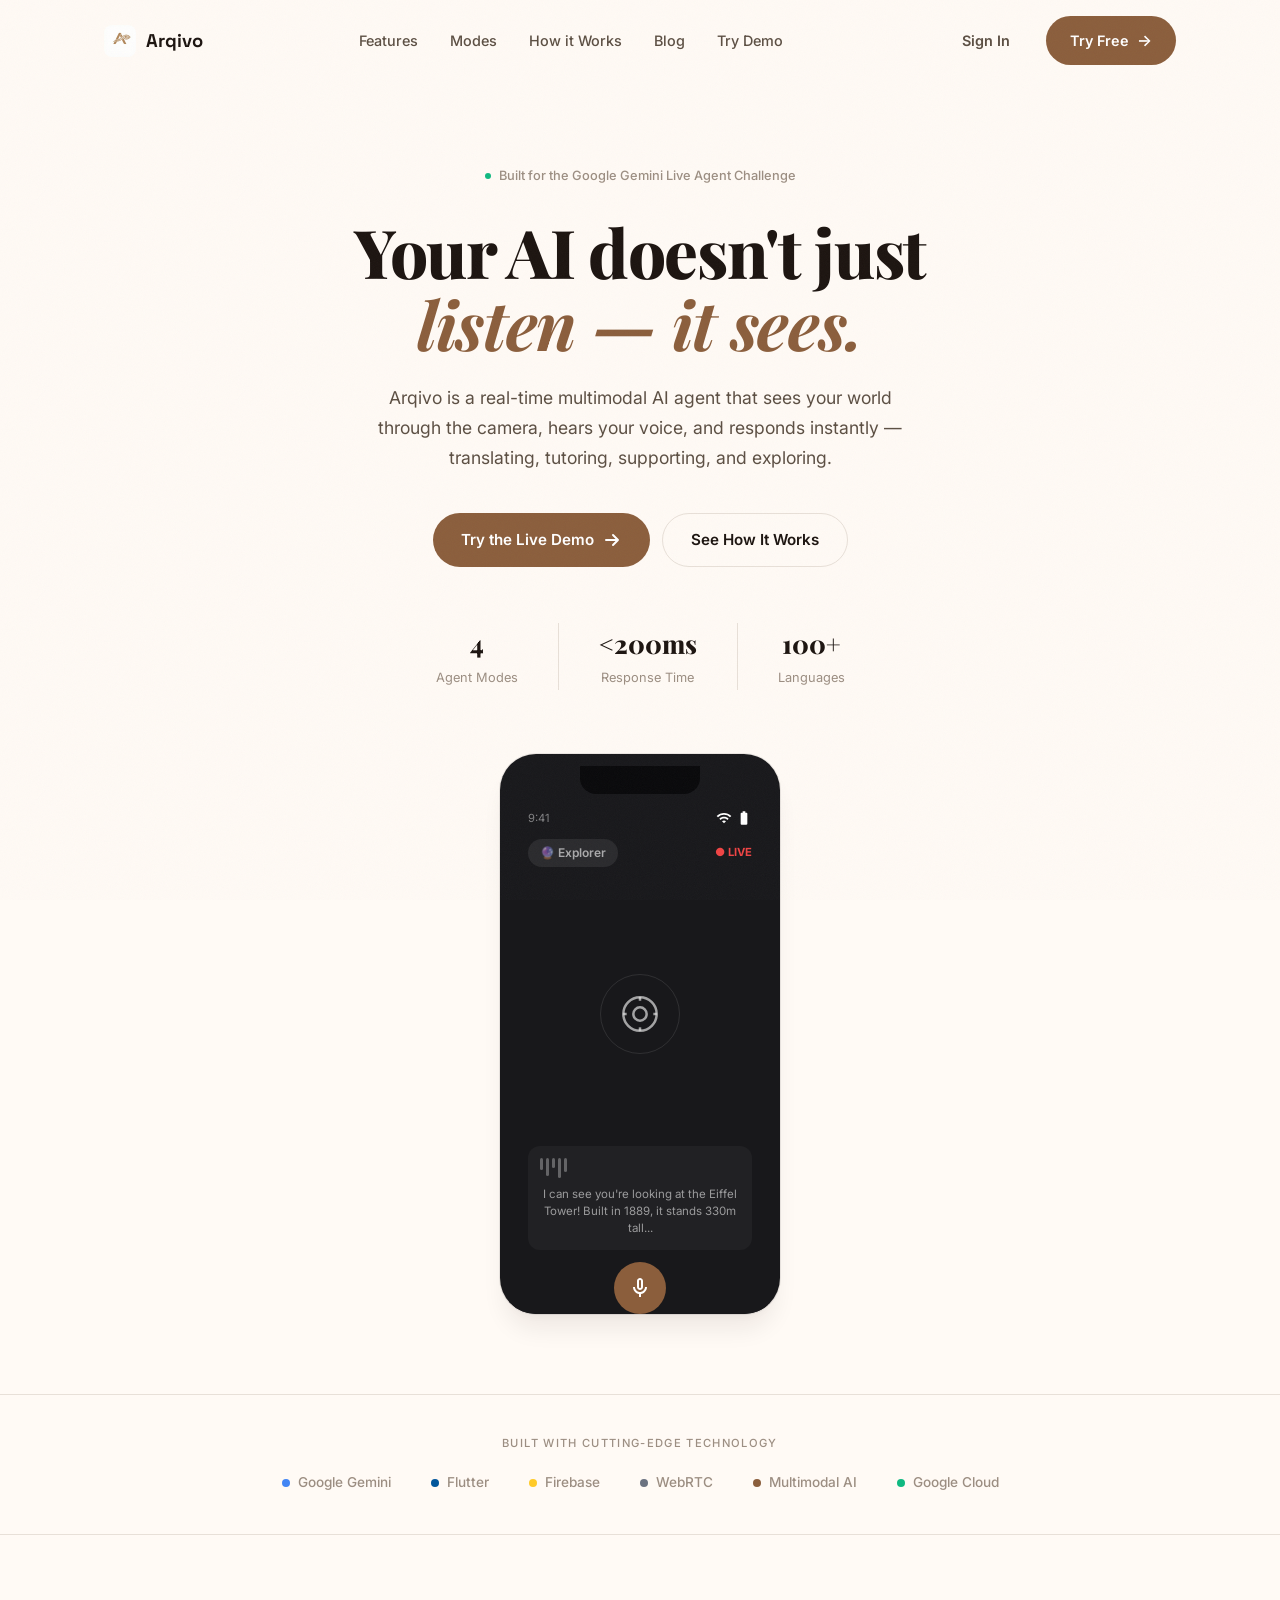
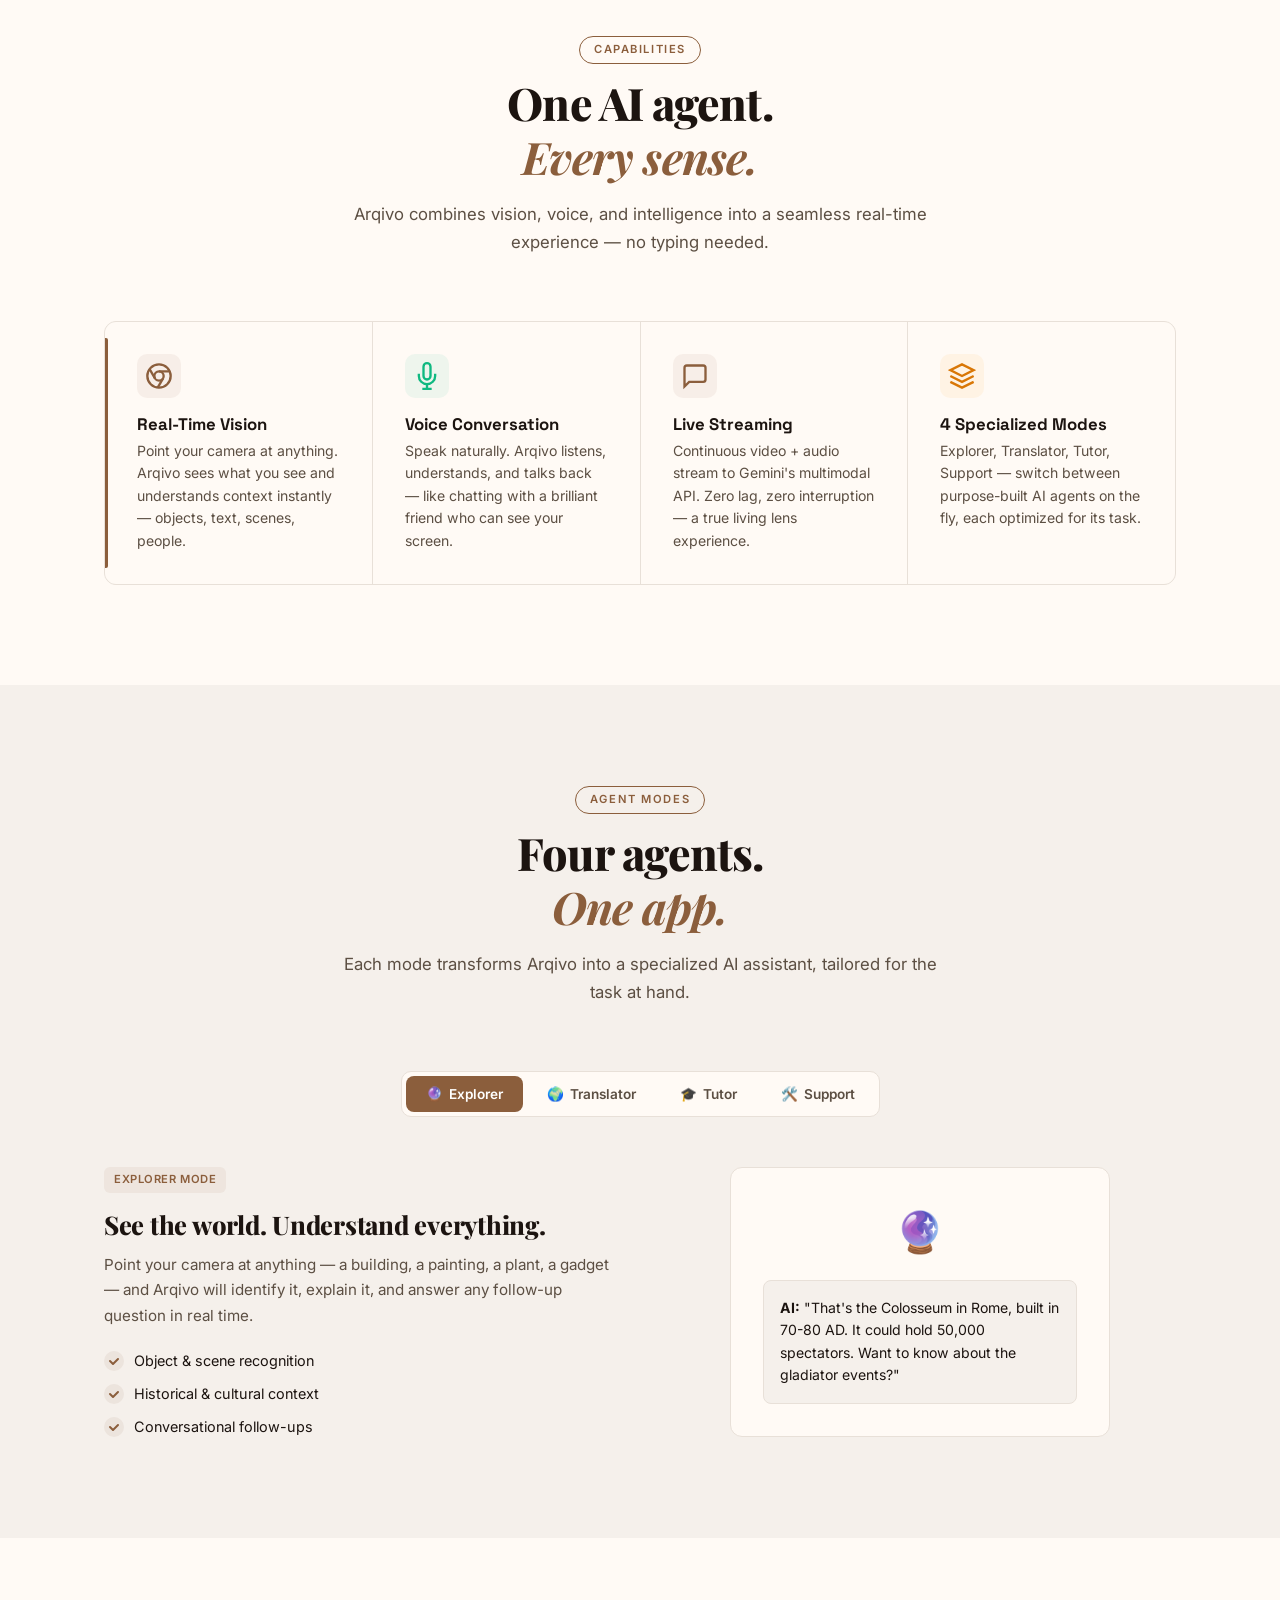
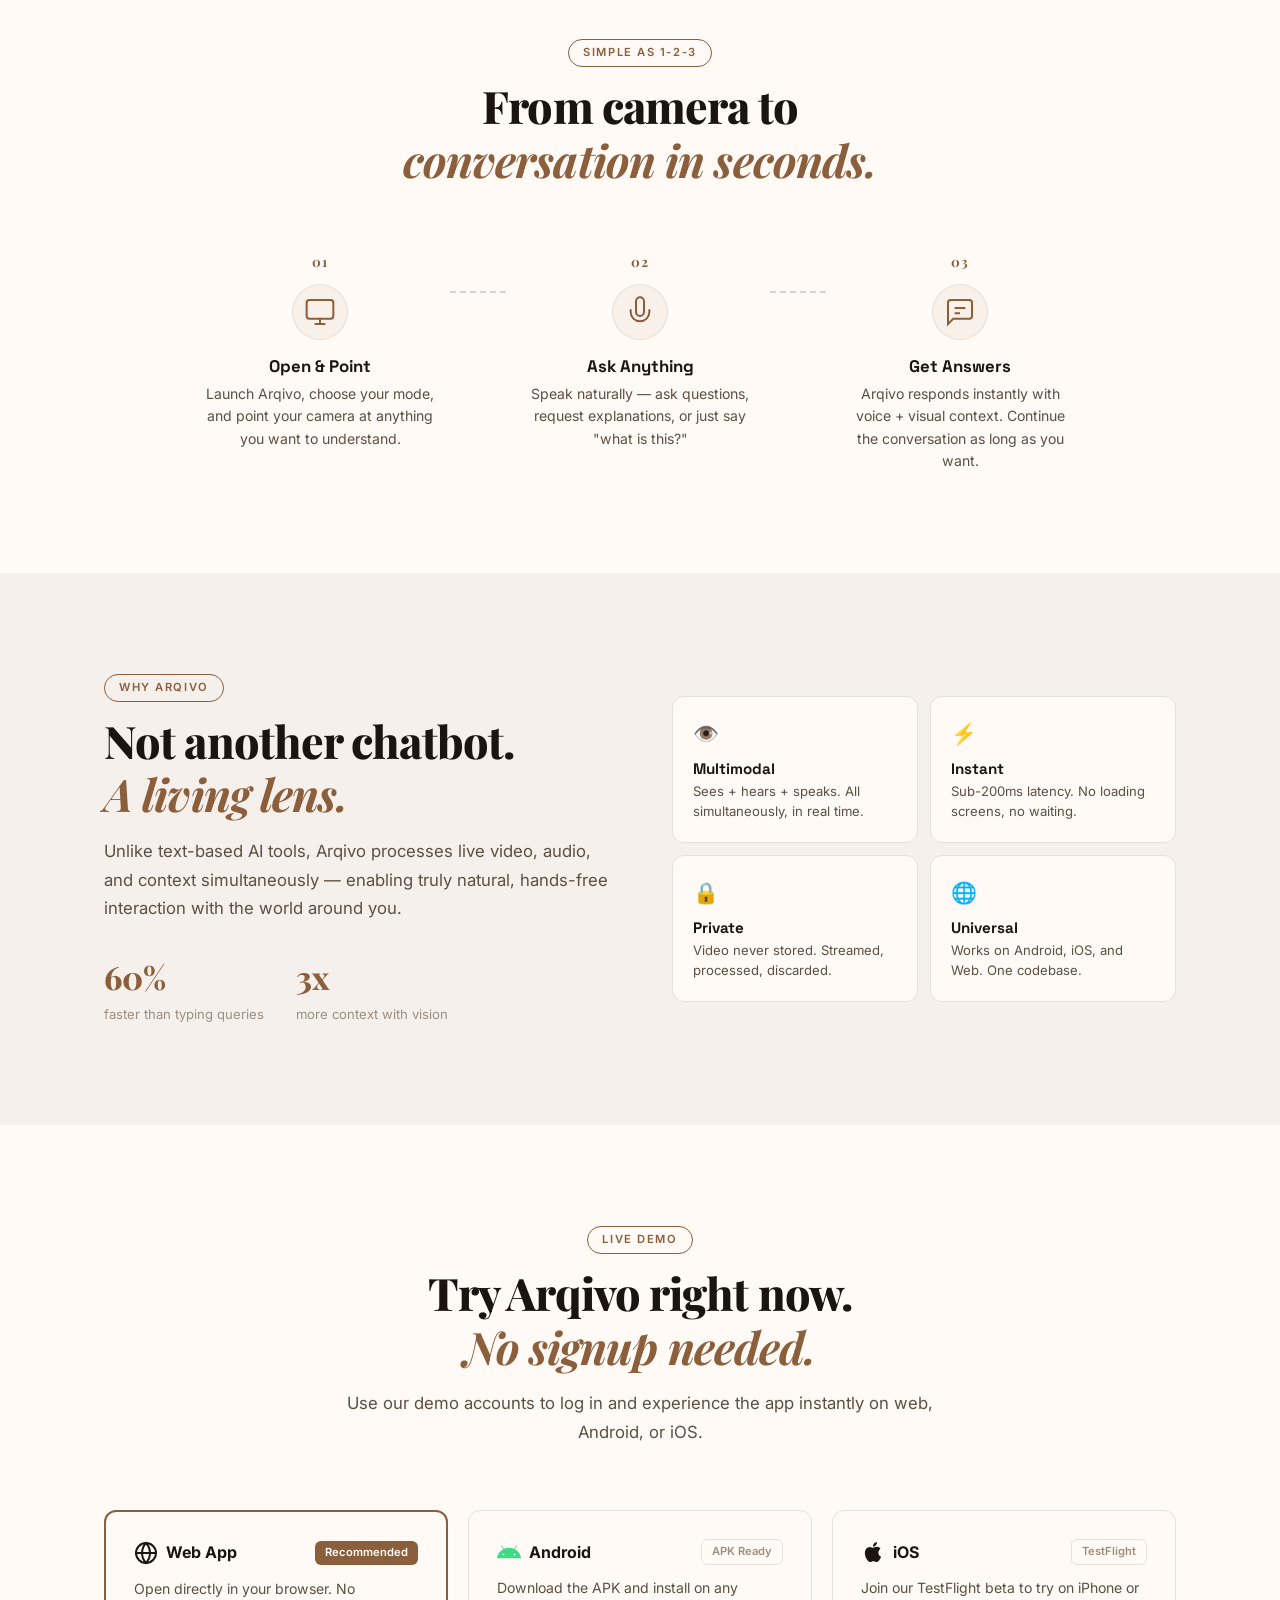
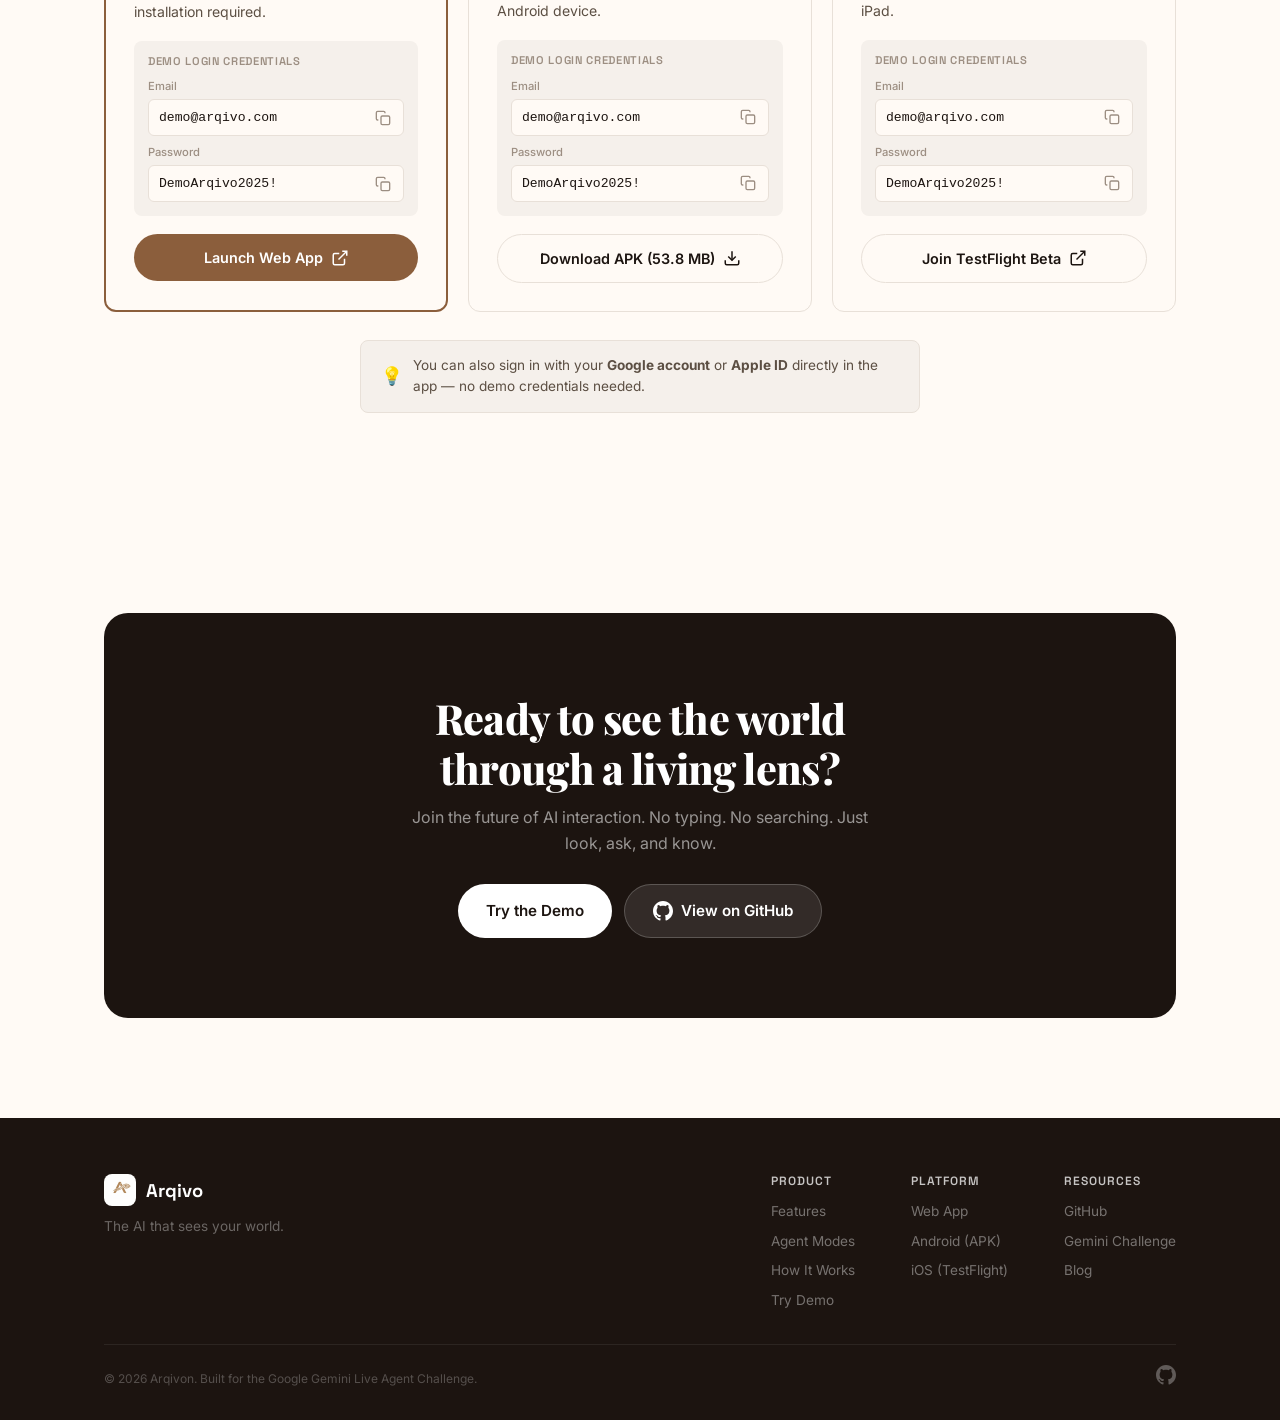
<file: landing/index.html>
<!DOCTYPE html>
<html lang="en">
<head>
    <meta charset="UTF-8">
    <meta name="viewport" content="width=device-width, initial-scale=1.0">
    <title>Arqivo — Your AI-Powered Living Lens</title>
    <meta name="description" content="Arqivo is a real-time multimodal AI agent that sees, hears, speaks and understands. Translate, tutor, support — all through one living lens.">
    <link rel="preconnect" href="https://fonts.googleapis.com">
    <link rel="preconnect" href="https://fonts.gstatic.com" crossorigin>
    <link href="https://fonts.googleapis.com/css2?family=Inter:wght@300;400;500;600;700;800;900&family=Playfair+Display:ital,wght@0,400;0,700;0,800;0,900;1,400;1,700&family=Space+Grotesk:wght@400;500;600;700&display=swap" rel="stylesheet">
    <link rel="stylesheet" href="styles.css">
    <link rel="icon" type="image/png" href="assets/images/logo.png">
</head>
<body>

    <!-- ========== NAVBAR ========== -->
    <header class="navbar" id="navbar">
        <div class="container navbar__inner">
            <a href="#" class="navbar__brand">
                <img src="assets/images/logo-128.png" alt="Arqivo" width="32" height="32" class="navbar__logo-img">
                <span class="navbar__name">Arqivo</span>
            </a>
            <nav class="navbar__links" id="navLinks">
                <a href="#features" class="navbar__link">Features</a>
                <a href="#modes" class="navbar__link">Modes</a>
                <a href="#how-it-works" class="navbar__link">How it Works</a>
                <a href="blog.html" class="navbar__link">Blog</a>
                <a href="#demo" class="navbar__link">Try Demo</a>
            </nav>
            <div class="navbar__actions">
                <a href="https://arqivon-inc.web.app" target="_blank" class="btn btn--ghost">Sign In</a>
                <a href="#demo" class="btn btn--primary">Try Free <span class="btn__arrow">&rarr;</span></a>
            </div>
            <button class="navbar__hamburger" id="hamburger" aria-label="Menu">
                <span></span><span></span><span></span>
            </button>
        </div>
    </header>

    <!-- ========== MOBILE MENU ========== -->
    <div class="mobile-menu" id="mobileMenu">
        <a href="#features" class="mobile-menu__link">Features</a>
        <a href="#modes" class="mobile-menu__link">Modes</a>
        <a href="#how-it-works" class="mobile-menu__link">How it Works</a>
        <a href="blog.html" class="mobile-menu__link">Blog</a>
        <a href="#demo" class="mobile-menu__link">Try Demo</a>
        <div class="mobile-menu__actions">
            <a href="#demo" class="btn btn--primary btn--full">Try Free &rarr;</a>
        </div>
    </div>

    <!-- ========== HERO ========== -->
    <section class="hero">
        <div class="hero__bg">
            <div class="hero__orb hero__orb--1"></div>
            <div class="hero__orb hero__orb--2"></div>
            <div class="hero__orb hero__orb--3"></div>
            <div class="hero__grid"></div>
        </div>
        <div class="container hero__inner">
            <div class="hero__badge" data-animate="fade-up">
                <span class="hero__badge-dot"></span>
                Built for the Google Gemini Live Agent Challenge
            </div>
            <h1 class="hero__title" data-animate="fade-up" data-delay="100">
                Your AI doesn't just<br>
                <span class="hero__gradient-text">listen — it sees.</span>
            </h1>
            <p class="hero__subtitle" data-animate="fade-up" data-delay="200">
                Arqivo is a real-time multimodal AI agent that sees your world through the camera,
                hears your voice, and responds instantly — translating, tutoring, supporting, and exploring.
            </p>
            <div class="hero__cta" data-animate="fade-up" data-delay="300">
                <a href="#demo" class="btn btn--primary btn--lg">
                    Try the Live Demo
                    <svg width="20" height="20" viewBox="0 0 20 20" fill="none"><path d="M4 10H16M16 10L11 5M16 10L11 15" stroke="currentColor" stroke-width="2" stroke-linecap="round" stroke-linejoin="round"/></svg>
                </a>
                <a href="#how-it-works" class="btn btn--outline btn--lg">See How It Works</a>
            </div>
            <div class="hero__stats" data-animate="fade-up" data-delay="400">
                <div class="hero__stat">
                    <span class="hero__stat-number">4</span>
                    <span class="hero__stat-label">Agent Modes</span>
                </div>
                <div class="hero__stat-divider"></div>
                <div class="hero__stat">
                    <span class="hero__stat-number">&lt;200ms</span>
                    <span class="hero__stat-label">Response Time</span>
                </div>
                <div class="hero__stat-divider"></div>
                <div class="hero__stat">
                    <span class="hero__stat-number">100+</span>
                    <span class="hero__stat-label">Languages</span>
                </div>
            </div>
        </div>

        <!-- Hero Phone Mockup -->
        <div class="hero__visual" data-animate="fade-up" data-delay="500">
            <div class="phone-mockup">
                <div class="phone-mockup__frame">
                    <div class="phone-mockup__notch"></div>
                    <div class="phone-mockup__screen">
                        <div class="phone-mockup__status">
                            <span>9:41</span>
                            <div class="phone-mockup__icons">
                                <svg width="16" height="16" viewBox="0 0 24 24" fill="white"><path d="M1 9l2 2c4.97-4.97 13.03-4.97 18 0l2-2C16.93 2.93 7.08 2.93 1 9zm8 8l3 3 3-3c-1.65-1.66-4.34-1.66-6 0zm-4-4l2 2c2.76-2.76 7.24-2.76 10 0l2-2C15.14 9.14 8.87 9.14 5 13z"/></svg>
                                <svg width="16" height="16" viewBox="0 0 24 24" fill="white"><path d="M15.67 4H14V2h-4v2H8.33C7.6 4 7 4.6 7 5.33v15.33C7 21.4 7.6 22 8.33 22h7.33c.74 0 1.34-.6 1.34-1.33V5.33C17 4.6 16.4 4 15.67 4z"/></svg>
                            </div>
                        </div>
                        <div class="phone-mockup__content">
                            <div class="phone-mockup__header">
                                <div class="phone-mockup__mode-badge">🔮 Explorer</div>
                                <span class="phone-mockup__live">● LIVE</span>
                            </div>
                            <div class="phone-mockup__camera">
                                <div class="phone-mockup__cam-circle">
                                    <svg width="40" height="40" viewBox="0 0 24 24" fill="none" stroke="rgba(255,255,255,0.6)" stroke-width="1.5"><circle cx="12" cy="12" r="10"/><circle cx="12" cy="12" r="4"/><line x1="12" y1="2" x2="12" y2="4"/><line x1="12" y1="20" x2="12" y2="22"/><line x1="2" y1="12" x2="4" y2="12"/><line x1="20" y1="12" x2="22" y2="12"/></svg>
                                </div>
                            </div>
                            <div class="phone-mockup__response">
                                <div class="phone-mockup__wave">
                                    <span></span><span></span><span></span><span></span><span></span>
                                </div>
                                <p>I can see you're looking at the Eiffel Tower! Built in 1889, it stands 330m tall...</p>
                            </div>
                            <div class="phone-mockup__controls">
                                <div class="phone-mockup__mic-btn">
                                    <svg width="24" height="24" viewBox="0 0 24 24" fill="white"><path d="M12 14c1.66 0 3-1.34 3-3V5c0-1.66-1.34-3-3-3S9 3.34 9 5v6c0 1.66 1.34 3 3 3zm-1-9c0-.55.45-1 1-1s1 .45 1 1v6c0 .55-.45 1-1 1s-1-.45-1-1V5zm6 6c0 2.76-2.24 5-5 5s-5-2.24-5-5H5c0 3.53 2.61 6.43 6 6.92V21h2v-3.08c3.39-.49 6-3.39 6-6.92h-2z"/></svg>
                                </div>
                            </div>
                        </div>
                    </div>
                </div>
                <div class="phone-mockup__glow"></div>
            </div>
        </div>
    </section>

    <!-- ========== TECH BAR ========== -->
    <section class="logos-bar">
        <div class="container">
            <p class="logos-bar__label">Built with cutting-edge technology</p>
            <div class="logos-bar__track">
                <div class="logos-bar__slide">
                    <div class="logos-bar__item"><span class="logos-bar__dot logos-bar__dot--google"></span>Google Gemini</div>
                    <div class="logos-bar__item"><span class="logos-bar__dot logos-bar__dot--flutter"></span>Flutter</div>
                    <div class="logos-bar__item"><span class="logos-bar__dot logos-bar__dot--firebase"></span>Firebase</div>
                    <div class="logos-bar__item"><span class="logos-bar__dot logos-bar__dot--webrtc"></span>WebRTC</div>
                    <div class="logos-bar__item"><span class="logos-bar__dot logos-bar__dot--ai"></span>Multimodal AI</div>
                    <div class="logos-bar__item"><span class="logos-bar__dot logos-bar__dot--cloud"></span>Google Cloud</div>
                </div>
            </div>
        </div>
    </section>

    <!-- ========== FEATURES ========== -->
    <section class="features" id="features">
        <div class="container">
            <div class="section-header" data-animate="fade-up">
                <span class="section-tag">Capabilities</span>
                <h2 class="section-title">One AI agent.<br><span class="gradient-text">Every sense.</span></h2>
                <p class="section-desc">Arqivo combines vision, voice, and intelligence into a seamless real-time experience — no typing needed.</p>
            </div>

            <div class="features__grid">
                <div class="feature-card feature-card--highlight" data-animate="fade-up" data-delay="0">
                    <div class="feature-card__icon feature-card__icon--purple">
                        <svg width="28" height="28" viewBox="0 0 24 24" fill="none" stroke="currentColor" stroke-width="2"><circle cx="12" cy="12" r="10"/><circle cx="12" cy="12" r="4"/><line x1="21.17" y1="8" x2="12" y2="8"/><line x1="3.95" y1="6.06" x2="8.54" y2="14"/><line x1="10.88" y1="21.94" x2="15.46" y2="14"/></svg>
                    </div>
                    <h3 class="feature-card__title">Real-Time Vision</h3>
                    <p class="feature-card__desc">Point your camera at anything. Arqivo sees what you see and understands context instantly — objects, text, scenes, people.</p>
                </div>
                <div class="feature-card" data-animate="fade-up" data-delay="100">
                    <div class="feature-card__icon feature-card__icon--green">
                        <svg width="28" height="28" viewBox="0 0 24 24" fill="none" stroke="currentColor" stroke-width="2"><path d="M12 1a3 3 0 00-3 3v8a3 3 0 006 0V4a3 3 0 00-3-3z"/><path d="M19 10v2a7 7 0 01-14 0v-2"/><line x1="12" y1="19" x2="12" y2="23"/><line x1="8" y1="23" x2="16" y2="23"/></svg>
                    </div>
                    <h3 class="feature-card__title">Voice Conversation</h3>
                    <p class="feature-card__desc">Speak naturally. Arqivo listens, understands, and talks back — like chatting with a brilliant friend who can see your screen.</p>
                </div>
                <div class="feature-card" data-animate="fade-up" data-delay="200">
                    <div class="feature-card__icon feature-card__icon--blue">
                        <svg width="28" height="28" viewBox="0 0 24 24" fill="none" stroke="currentColor" stroke-width="2"><path d="M21 15a2 2 0 01-2 2H7l-4 4V5a2 2 0 012-2h14a2 2 0 012 2z"/></svg>
                    </div>
                    <h3 class="feature-card__title">Live Streaming</h3>
                    <p class="feature-card__desc">Continuous video + audio stream to Gemini's multimodal API. Zero lag, zero interruption — a true living lens experience.</p>
                </div>
                <div class="feature-card" data-animate="fade-up" data-delay="300">
                    <div class="feature-card__icon feature-card__icon--amber">
                        <svg width="28" height="28" viewBox="0 0 24 24" fill="none" stroke="currentColor" stroke-width="2"><path d="M12 2L2 7l10 5 10-5-10-5z"/><path d="M2 17l10 5 10-5"/><path d="M2 12l10 5 10-5"/></svg>
                    </div>
                    <h3 class="feature-card__title">4 Specialized Modes</h3>
                    <p class="feature-card__desc">Explorer, Translator, Tutor, Support — switch between purpose-built AI agents on the fly, each optimized for its task.</p>
                </div>
            </div>
        </div>
    </section>

    <!-- ========== MODES ========== -->
    <section class="modes" id="modes">
        <div class="container">
            <div class="section-header" data-animate="fade-up">
                <span class="section-tag">Agent Modes</span>
                <h2 class="section-title">Four agents.<br><span class="gradient-text">One app.</span></h2>
                <p class="section-desc">Each mode transforms Arqivo into a specialized AI assistant, tailored for the task at hand.</p>
            </div>

            <div class="modes__tabs" data-animate="fade-up" data-delay="100">
                <button class="mode-tab mode-tab--active" data-mode="explorer">
                    <span class="mode-tab__icon">🔮</span>
                    <span class="mode-tab__label">Explorer</span>
                </button>
                <button class="mode-tab" data-mode="translator">
                    <span class="mode-tab__icon">🌍</span>
                    <span class="mode-tab__label">Translator</span>
                </button>
                <button class="mode-tab" data-mode="tutor">
                    <span class="mode-tab__icon">🎓</span>
                    <span class="mode-tab__label">Tutor</span>
                </button>
                <button class="mode-tab" data-mode="support">
                    <span class="mode-tab__icon">🛠️</span>
                    <span class="mode-tab__label">Support</span>
                </button>
            </div>

            <div class="modes__panels">
                <div class="mode-panel mode-panel--active" id="panel-explorer" data-animate="fade-up" data-delay="200">
                    <div class="mode-panel__content">
                        <div class="mode-panel__badge mode-panel__badge--purple">Explorer Mode</div>
                        <h3 class="mode-panel__title">See the world. Understand everything.</h3>
                        <p class="mode-panel__desc">Point your camera at anything — a building, a painting, a plant, a gadget — and Arqivo will identify it, explain it, and answer any follow-up question in real time.</p>
                        <ul class="mode-panel__features">
                            <li><svg width="20" height="20" viewBox="0 0 20 20" fill="none"><circle cx="10" cy="10" r="10" fill="#8B5E3C" fill-opacity="0.08"/><path d="M6 10l3 3 5-5" stroke="#8B5E3C" stroke-width="2" stroke-linecap="round" stroke-linejoin="round"/></svg> Object &amp; scene recognition</li>
                            <li><svg width="20" height="20" viewBox="0 0 20 20" fill="none"><circle cx="10" cy="10" r="10" fill="#8B5E3C" fill-opacity="0.08"/><path d="M6 10l3 3 5-5" stroke="#8B5E3C" stroke-width="2" stroke-linecap="round" stroke-linejoin="round"/></svg> Historical &amp; cultural context</li>
                            <li><svg width="20" height="20" viewBox="0 0 20 20" fill="none"><circle cx="10" cy="10" r="10" fill="#8B5E3C" fill-opacity="0.08"/><path d="M6 10l3 3 5-5" stroke="#8B5E3C" stroke-width="2" stroke-linecap="round" stroke-linejoin="round"/></svg> Conversational follow-ups</li>
                        </ul>
                    </div>
                    <div class="mode-panel__visual">
                        <div class="mode-visual-card mode-visual-card--purple">
                            <div class="mode-visual-card__emoji">🔮</div>
                            <div class="mode-visual-card__bubble"><p><strong>AI:</strong> "That's the Colosseum in Rome, built in 70-80 AD. It could hold 50,000 spectators. Want to know about the gladiator events?"</p></div>
                        </div>
                    </div>
                </div>

                <div class="mode-panel" id="panel-translator">
                    <div class="mode-panel__content">
                        <div class="mode-panel__badge mode-panel__badge--amber">Translator Mode</div>
                        <h3 class="mode-panel__title">Break every language barrier.</h3>
                        <p class="mode-panel__desc">Hold your phone up to a sign, menu, or document — or just speak — and Arqivo translates in real time with perfect context and natural pronunciation.</p>
                        <ul class="mode-panel__features">
                            <li><svg width="20" height="20" viewBox="0 0 20 20" fill="none"><circle cx="10" cy="10" r="10" fill="#D97706" fill-opacity="0.08"/><path d="M6 10l3 3 5-5" stroke="#D97706" stroke-width="2" stroke-linecap="round" stroke-linejoin="round"/></svg> Visual text translation (signs, menus)</li>
                            <li><svg width="20" height="20" viewBox="0 0 20 20" fill="none"><circle cx="10" cy="10" r="10" fill="#D97706" fill-opacity="0.08"/><path d="M6 10l3 3 5-5" stroke="#D97706" stroke-width="2" stroke-linecap="round" stroke-linejoin="round"/></svg> Spoken language interpretation</li>
                            <li><svg width="20" height="20" viewBox="0 0 20 20" fill="none"><circle cx="10" cy="10" r="10" fill="#D97706" fill-opacity="0.08"/><path d="M6 10l3 3 5-5" stroke="#D97706" stroke-width="2" stroke-linecap="round" stroke-linejoin="round"/></svg> 100+ languages supported</li>
                        </ul>
                    </div>
                    <div class="mode-panel__visual">
                        <div class="mode-visual-card mode-visual-card--amber">
                            <div class="mode-visual-card__emoji">🌍</div>
                            <div class="mode-visual-card__bubble"><p><strong>AI:</strong> "The sign says 'Sortie de secours' — that's French for 'Emergency Exit'. The arrow points left."</p></div>
                        </div>
                    </div>
                </div>

                <div class="mode-panel" id="panel-tutor">
                    <div class="mode-panel__content">
                        <div class="mode-panel__badge mode-panel__badge--green">Tutor Mode</div>
                        <h3 class="mode-panel__title">Your personal genius tutor.</h3>
                        <p class="mode-panel__desc">Point at a math problem, a textbook page, or lab equipment — Arqivo explains concepts step-by-step, adapting to your level and learning style.</p>
                        <ul class="mode-panel__features">
                            <li><svg width="20" height="20" viewBox="0 0 20 20" fill="none"><circle cx="10" cy="10" r="10" fill="#059669" fill-opacity="0.08"/><path d="M6 10l3 3 5-5" stroke="#059669" stroke-width="2" stroke-linecap="round" stroke-linejoin="round"/></svg> Step-by-step walkthroughs</li>
                            <li><svg width="20" height="20" viewBox="0 0 20 20" fill="none"><circle cx="10" cy="10" r="10" fill="#059669" fill-opacity="0.08"/><path d="M6 10l3 3 5-5" stroke="#059669" stroke-width="2" stroke-linecap="round" stroke-linejoin="round"/></svg> Adaptive difficulty levels</li>
                            <li><svg width="20" height="20" viewBox="0 0 20 20" fill="none"><circle cx="10" cy="10" r="10" fill="#059669" fill-opacity="0.08"/><path d="M6 10l3 3 5-5" stroke="#059669" stroke-width="2" stroke-linecap="round" stroke-linejoin="round"/></svg> Visual problem solving (math, science)</li>
                        </ul>
                    </div>
                    <div class="mode-panel__visual">
                        <div class="mode-visual-card mode-visual-card--green">
                            <div class="mode-visual-card__emoji">🎓</div>
                            <div class="mode-visual-card__bubble"><p><strong>AI:</strong> "This is a quadratic equation: x² + 5x + 6 = 0. Let me factor it step by step... (x+2)(x+3) = 0, so x = -2 or x = -3."</p></div>
                        </div>
                    </div>
                </div>

                <div class="mode-panel" id="panel-support">
                    <div class="mode-panel__content">
                        <div class="mode-panel__badge mode-panel__badge--blue">Support Mode</div>
                        <h3 class="mode-panel__title">Fix anything. Visually guided.</h3>
                        <p class="mode-panel__desc">Show Arqivo a broken appliance, an error screen, or a tangled cable setup — it diagnoses the issue and walks you through the fix, step by step.</p>
                        <ul class="mode-panel__features">
                            <li><svg width="20" height="20" viewBox="0 0 20 20" fill="none"><circle cx="10" cy="10" r="10" fill="#8B5E3C" fill-opacity="0.08"/><path d="M6 10l3 3 5-5" stroke="#8B5E3C" stroke-width="2" stroke-linecap="round" stroke-linejoin="round"/></svg> Visual diagnostics</li>
                            <li><svg width="20" height="20" viewBox="0 0 20 20" fill="none"><circle cx="10" cy="10" r="10" fill="#8B5E3C" fill-opacity="0.08"/><path d="M6 10l3 3 5-5" stroke="#8B5E3C" stroke-width="2" stroke-linecap="round" stroke-linejoin="round"/></svg> Step-by-step repair guidance</li>
                            <li><svg width="20" height="20" viewBox="0 0 20 20" fill="none"><circle cx="10" cy="10" r="10" fill="#8B5E3C" fill-opacity="0.08"/><path d="M6 10l3 3 5-5" stroke="#8B5E3C" stroke-width="2" stroke-linecap="round" stroke-linejoin="round"/></svg> Error code lookups</li>
                        </ul>
                    </div>
                    <div class="mode-panel__visual">
                        <div class="mode-visual-card mode-visual-card--blue">
                            <div class="mode-visual-card__emoji">🛠️</div>
                            <div class="mode-visual-card__bubble"><p><strong>AI:</strong> "I can see error code E4 on your washing machine. That's a drainage issue. First, check the filter at the bottom-right..."</p></div>
                        </div>
                    </div>
                </div>
            </div>
        </div>
    </section>

    <!-- ========== HOW IT WORKS ========== -->
    <section class="how-it-works" id="how-it-works">
        <div class="container">
            <div class="section-header" data-animate="fade-up">
                <span class="section-tag">Simple as 1-2-3</span>
                <h2 class="section-title">From camera to<br><span class="gradient-text">conversation in seconds.</span></h2>
            </div>
            <div class="steps">
                <div class="step" data-animate="fade-up" data-delay="0">
                    <div class="step__number">01</div>
                    <div class="step__icon">
                        <svg width="32" height="32" viewBox="0 0 24 24" fill="none" stroke="currentColor" stroke-width="1.5"><rect x="2" y="3" width="20" height="14" rx="2"/><path d="M8 21h8M12 17v4"/></svg>
                    </div>
                    <h3 class="step__title">Open &amp; Point</h3>
                    <p class="step__desc">Launch Arqivo, choose your mode, and point your camera at anything you want to understand.</p>
                </div>
                <div class="step__connector">
                    <svg width="60" height="2"><line x1="0" y1="1" x2="60" y2="1" stroke="#D1D5DB" stroke-width="2" stroke-dasharray="6 4"/></svg>
                </div>
                <div class="step" data-animate="fade-up" data-delay="100">
                    <div class="step__number">02</div>
                    <div class="step__icon">
                        <svg width="32" height="32" viewBox="0 0 24 24" fill="none" stroke="currentColor" stroke-width="1.5"><path d="M12 1a3 3 0 00-3 3v8a3 3 0 006 0V4a3 3 0 00-3-3z"/><path d="M19 10v2a7 7 0 01-14 0v-2"/></svg>
                    </div>
                    <h3 class="step__title">Ask Anything</h3>
                    <p class="step__desc">Speak naturally — ask questions, request explanations, or just say "what is this?"</p>
                </div>
                <div class="step__connector">
                    <svg width="60" height="2"><line x1="0" y1="1" x2="60" y2="1" stroke="#D1D5DB" stroke-width="2" stroke-dasharray="6 4"/></svg>
                </div>
                <div class="step" data-animate="fade-up" data-delay="200">
                    <div class="step__number">03</div>
                    <div class="step__icon">
                        <svg width="32" height="32" viewBox="0 0 24 24" fill="none" stroke="currentColor" stroke-width="1.5"><path d="M21 15a2 2 0 01-2 2H7l-4 4V5a2 2 0 012-2h14a2 2 0 012 2z"/><path d="M8 9h8M8 13h4"/></svg>
                    </div>
                    <h3 class="step__title">Get Answers</h3>
                    <p class="step__desc">Arqivo responds instantly with voice + visual context. Continue the conversation as long as you want.</p>
                </div>
            </div>
        </div>
    </section>

    <!-- ========== WHY ARQIVO ========== -->
    <section class="why">
        <div class="container">
            <div class="why__grid">
                <div class="why__content" data-animate="fade-up">
                    <span class="section-tag">Why Arqivo</span>
                    <h2 class="section-title section-title--left">Not another chatbot.<br><span class="gradient-text">A living lens.</span></h2>
                    <p class="section-desc section-desc--left">Unlike text-based AI tools, Arqivo processes live video, audio, and context simultaneously — enabling truly natural, hands-free interaction with the world around you.</p>
                    <div class="why__metrics">
                        <div class="why__metric">
                            <div class="why__metric-value">60%</div>
                            <div class="why__metric-label">faster than typing queries</div>
                        </div>
                        <div class="why__metric">
                            <div class="why__metric-value">3x</div>
                            <div class="why__metric-label">more context with vision</div>
                        </div>
                    </div>
                </div>
                <div class="why__cards" data-animate="fade-up" data-delay="200">
                    <div class="why-card">
                        <div class="why-card__icon">👁️</div>
                        <h4 class="why-card__title">Multimodal</h4>
                        <p class="why-card__desc">Sees + hears + speaks. All simultaneously, in real time.</p>
                    </div>
                    <div class="why-card">
                        <div class="why-card__icon">⚡</div>
                        <h4 class="why-card__title">Instant</h4>
                        <p class="why-card__desc">Sub-200ms latency. No loading screens, no waiting.</p>
                    </div>
                    <div class="why-card">
                        <div class="why-card__icon">🔒</div>
                        <h4 class="why-card__title">Private</h4>
                        <p class="why-card__desc">Video never stored. Streamed, processed, discarded.</p>
                    </div>
                    <div class="why-card">
                        <div class="why-card__icon">🌐</div>
                        <h4 class="why-card__title">Universal</h4>
                        <p class="why-card__desc">Works on Android, iOS, and Web. One codebase.</p>
                    </div>
                </div>
            </div>
        </div>
    </section>

    <!-- ========== DEMO LOGIN ========== -->
    <section class="demo" id="demo">
        <div class="container">
            <div class="section-header" data-animate="fade-up">
                <span class="section-tag">Live Demo</span>
                <h2 class="section-title">Try Arqivo right now.<br><span class="gradient-text">No signup needed.</span></h2>
                <p class="section-desc">Use our demo accounts to log in and experience the app instantly on web, Android, or iOS.</p>
            </div>

            <div class="demo__grid" data-animate="fade-up" data-delay="100">
                <!-- Web App Card -->
                <div class="demo-card demo-card--featured">
                    <div class="demo-card__glow"></div>
                    <div class="demo-card__header">
                        <div class="demo-card__platform">
                            <svg width="24" height="24" viewBox="0 0 24 24" fill="none" stroke="currentColor" stroke-width="2"><circle cx="12" cy="12" r="10"/><path d="M2 12h20"/><path d="M12 2a15.3 15.3 0 014 10 15.3 15.3 0 01-4 10 15.3 15.3 0 01-4-10 15.3 15.3 0 014-10z"/></svg>
                            <span>Web App</span>
                        </div>
                        <span class="demo-card__badge">Recommended</span>
                    </div>
                    <p class="demo-card__desc">Open directly in your browser. No installation required.</p>
                    <div class="demo-card__credentials">
                        <h4>Demo Login Credentials</h4>
                        <div class="demo-card__field">
                            <label>Email</label>
                            <div class="demo-card__copy" data-copy="demo@arqivo.com">
                                <code>demo@arqivo.com</code>
                                <button class="copy-btn" title="Copy"><svg width="16" height="16" viewBox="0 0 24 24" fill="none" stroke="currentColor" stroke-width="2"><rect x="9" y="9" width="13" height="13" rx="2"/><path d="M5 15H4a2 2 0 01-2-2V4a2 2 0 012-2h9a2 2 0 012 2v1"/></svg></button>
                            </div>
                        </div>
                        <div class="demo-card__field">
                            <label>Password</label>
                            <div class="demo-card__copy" data-copy="DemoArqivo2025!">
                                <code>DemoArqivo2025!</code>
                                <button class="copy-btn" title="Copy"><svg width="16" height="16" viewBox="0 0 24 24" fill="none" stroke="currentColor" stroke-width="2"><rect x="9" y="9" width="13" height="13" rx="2"/><path d="M5 15H4a2 2 0 01-2-2V4a2 2 0 012-2h9a2 2 0 012 2v1"/></svg></button>
                            </div>
                        </div>
                    </div>
                    <a href="https://arqivon-inc.web.app" target="_blank" class="btn btn--primary btn--full">
                        Launch Web App
                        <svg width="18" height="18" viewBox="0 0 24 24" fill="none" stroke="currentColor" stroke-width="2"><path d="M18 13v6a2 2 0 01-2 2H5a2 2 0 01-2-2V8a2 2 0 012-2h6"/><polyline points="15 3 21 3 21 9"/><line x1="10" y1="14" x2="21" y2="3"/></svg>
                    </a>
                </div>

                <!-- Android Card -->
                <div class="demo-card">
                    <div class="demo-card__header">
                        <div class="demo-card__platform">
                            <svg width="24" height="24" viewBox="0 0 24 24" fill="#3DDC84"><path d="M17.523 15.341c-.5 0-.906-.405-.906-.906s.405-.906.906-.906.906.405.906.906-.406.906-.906.906zm-11.046 0c-.5 0-.906-.405-.906-.906s.406-.906.906-.906.906.405.906.906-.405.906-.906.906zm11.4-6.027l1.997-3.462a.416.416 0 00-.152-.567.416.416 0 00-.567.152L17.12 8.95a12.04 12.04 0 00-5.12-1.13 12.04 12.04 0 00-5.12 1.13L4.845 5.437a.416.416 0 00-.567-.152.416.416 0 00-.152.567l1.997 3.462C2.688 11.188.344 14.457 0 18.34h24c-.344-3.883-2.688-7.152-6.123-9.026z"/></svg>
                            <span>Android</span>
                        </div>
                        <span class="demo-card__badge demo-card__badge--outline">APK Ready</span>
                    </div>
                    <p class="demo-card__desc">Download the APK and install on any Android device.</p>
                    <div class="demo-card__credentials">
                        <h4>Demo Login Credentials</h4>
                        <div class="demo-card__field">
                            <label>Email</label>
                            <div class="demo-card__copy" data-copy="demo@arqivo.com">
                                <code>demo@arqivo.com</code>
                                <button class="copy-btn" title="Copy"><svg width="16" height="16" viewBox="0 0 24 24" fill="none" stroke="currentColor" stroke-width="2"><rect x="9" y="9" width="13" height="13" rx="2"/><path d="M5 15H4a2 2 0 01-2-2V4a2 2 0 012-2h9a2 2 0 012 2v1"/></svg></button>
                            </div>
                        </div>
                        <div class="demo-card__field">
                            <label>Password</label>
                            <div class="demo-card__copy" data-copy="DemoArqivo2025!">
                                <code>DemoArqivo2025!</code>
                                <button class="copy-btn" title="Copy"><svg width="16" height="16" viewBox="0 0 24 24" fill="none" stroke="currentColor" stroke-width="2"><rect x="9" y="9" width="13" height="13" rx="2"/><path d="M5 15H4a2 2 0 01-2-2V4a2 2 0 012-2h9a2 2 0 012 2v1"/></svg></button>
                            </div>
                        </div>
                    </div>
                    <a href="#" class="btn btn--outline btn--full" onclick="alert('APK download coming soon! Use the web app for now.'); return false;">
                        Download APK (53.8 MB)
                        <svg width="18" height="18" viewBox="0 0 24 24" fill="none" stroke="currentColor" stroke-width="2"><path d="M21 15v4a2 2 0 01-2 2H5a2 2 0 01-2-2v-4"/><polyline points="7 10 12 15 17 10"/><line x1="12" y1="15" x2="12" y2="3"/></svg>
                    </a>
                </div>

                <!-- iOS Card -->
                <div class="demo-card">
                    <div class="demo-card__header">
                        <div class="demo-card__platform">
                            <svg width="24" height="24" viewBox="0 0 24 24" fill="currentColor"><path d="M18.71 19.5c-.83 1.24-1.71 2.45-3.05 2.47-1.34.03-1.77-.79-3.29-.79-1.53 0-2 .77-3.27.82-1.31.05-2.3-1.32-3.14-2.53C4.25 17 2.94 12.45 4.7 9.39c.87-1.52 2.43-2.48 4.12-2.51 1.28-.02 2.5.87 3.29.87.78 0 2.26-1.07 3.8-.91.65.03 2.47.26 3.64 1.98-.09.06-2.17 1.28-2.15 3.81.03 3.02 2.65 4.03 2.68 4.04-.03.07-.42 1.44-1.38 2.83M13 3.5c.73-.83 1.94-1.46 2.94-1.5.13 1.17-.34 2.35-1.04 3.19-.69.85-1.83 1.51-2.95 1.42-.15-1.15.41-2.35 1.05-3.11z"/></svg>
                            <span>iOS</span>
                        </div>
                        <span class="demo-card__badge demo-card__badge--outline">TestFlight</span>
                    </div>
                    <p class="demo-card__desc">Join our TestFlight beta to try on iPhone or iPad.</p>
                    <div class="demo-card__credentials">
                        <h4>Demo Login Credentials</h4>
                        <div class="demo-card__field">
                            <label>Email</label>
                            <div class="demo-card__copy" data-copy="demo@arqivo.com">
                                <code>demo@arqivo.com</code>
                                <button class="copy-btn" title="Copy"><svg width="16" height="16" viewBox="0 0 24 24" fill="none" stroke="currentColor" stroke-width="2"><rect x="9" y="9" width="13" height="13" rx="2"/><path d="M5 15H4a2 2 0 01-2-2V4a2 2 0 012-2h9a2 2 0 012 2v1"/></svg></button>
                            </div>
                        </div>
                        <div class="demo-card__field">
                            <label>Password</label>
                            <div class="demo-card__copy" data-copy="DemoArqivo2025!">
                                <code>DemoArqivo2025!</code>
                                <button class="copy-btn" title="Copy"><svg width="16" height="16" viewBox="0 0 24 24" fill="none" stroke="currentColor" stroke-width="2"><rect x="9" y="9" width="13" height="13" rx="2"/><path d="M5 15H4a2 2 0 01-2-2V4a2 2 0 012-2h9a2 2 0 012 2v1"/></svg></button>
                            </div>
                        </div>
                    </div>
                    <a href="#" class="btn btn--outline btn--full" onclick="alert('TestFlight link coming soon! Use the web app for now.'); return false;">
                        Join TestFlight Beta
                        <svg width="18" height="18" viewBox="0 0 24 24" fill="none" stroke="currentColor" stroke-width="2"><path d="M18 13v6a2 2 0 01-2 2H5a2 2 0 01-2-2V8a2 2 0 012-2h6"/><polyline points="15 3 21 3 21 9"/><line x1="10" y1="14" x2="21" y2="3"/></svg>
                    </a>
                </div>
            </div>

            <div class="demo__note" data-animate="fade-up" data-delay="200">
                <div class="demo__note-icon">💡</div>
                <p>You can also sign in with your <strong>Google account</strong> or <strong>Apple ID</strong> directly in the app — no demo credentials needed.</p>
            </div>
        </div>
    </section>

    <!-- ========== CTA ========== -->
    <section class="cta">
        <div class="container">
            <div class="cta__card" data-animate="fade-up">
                <div class="cta__bg-orb cta__bg-orb--1"></div>
                <div class="cta__bg-orb cta__bg-orb--2"></div>
                <h2 class="cta__title">Ready to see the world<br>through a living lens?</h2>
                <p class="cta__desc">Join the future of AI interaction. No typing. No searching. Just look, ask, and know.</p>
                <div class="cta__buttons">
                    <a href="#demo" class="btn btn--white btn--lg">Try the Demo</a>
                    <a href="https://github.com/Medialordofficial/Arqivo" target="_blank" class="btn btn--ghost-white btn--lg">
                        <svg width="20" height="20" viewBox="0 0 24 24" fill="currentColor"><path d="M12 0c-6.626 0-12 5.373-12 12 0 5.302 3.438 9.8 8.207 11.387.599.111.793-.261.793-.577v-2.234c-3.338.726-4.033-1.416-4.033-1.416-.546-1.387-1.333-1.756-1.333-1.756-1.089-.745.083-.729.083-.729 1.205.084 1.839 1.237 1.839 1.237 1.07 1.834 2.807 1.304 3.492.997.107-.775.418-1.305.762-1.604-2.665-.305-5.467-1.334-5.467-5.931 0-1.311.469-2.381 1.236-3.221-.124-.303-.535-1.524.117-3.176 0 0 1.008-.322 3.301 1.23.957-.266 1.983-.399 3.003-.404 1.02.005 2.047.138 3.006.404 2.291-1.552 3.297-1.23 3.297-1.23.653 1.653.242 2.874.118 3.176.77.84 1.235 1.911 1.235 3.221 0 4.609-2.807 5.624-5.479 5.921.43.372.823 1.102.823 2.222v3.293c0 .319.192.694.801.576 4.765-1.589 8.199-6.086 8.199-11.386 0-6.627-5.373-12-12-12z"/></svg>
                        View on GitHub
                    </a>
                </div>
            </div>
        </div>
    </section>

    <!-- ========== FOOTER ========== -->
    <footer class="footer">
        <div class="container">
            <div class="footer__inner">
                <div class="footer__brand">
                    <a href="#" class="navbar__brand">
                        <img src="assets/images/logo-128.png" alt="Arqivo" width="28" height="28" class="navbar__logo-img">
                        <span class="navbar__name">Arqivo</span>
                    </a>
                    <p class="footer__tagline">The AI that sees your world.</p>
                </div>
                <div class="footer__links">
                    <div class="footer__col">
                        <h4>Product</h4>
                        <a href="#features">Features</a>
                        <a href="#modes">Agent Modes</a>
                        <a href="#how-it-works">How It Works</a>
                        <a href="#demo">Try Demo</a>
                    </div>
                    <div class="footer__col">
                        <h4>Platform</h4>
                        <a href="https://arqivon-inc.web.app" target="_blank">Web App</a>
                        <a href="#">Android (APK)</a>
                        <a href="#">iOS (TestFlight)</a>
                    </div>
                    <div class="footer__col">
                        <h4>Resources</h4>
                        <a href="https://github.com/Medialordofficial/Arqivon" target="_blank">GitHub</a>
                        <a href="https://geminiliveagentchallenge.devpost.com/" target="_blank">Gemini Challenge</a>
                        <a href="blog.html">Blog</a>
                    </div>
                </div>
            </div>
            <div class="footer__bottom">
                <p>&copy; 2026 Arqivon. Built for the Google Gemini Live Agent Challenge.</p>
                <div class="footer__socials">
                    <a href="https://github.com/Medialordofficial/Arqivo" target="_blank" aria-label="GitHub">
                        <svg width="20" height="20" viewBox="0 0 24 24" fill="currentColor"><path d="M12 0c-6.626 0-12 5.373-12 12 0 5.302 3.438 9.8 8.207 11.387.599.111.793-.261.793-.577v-2.234c-3.338.726-4.033-1.416-4.033-1.416-.546-1.387-1.333-1.756-1.333-1.756-1.089-.745.083-.729.083-.729 1.205.084 1.839 1.237 1.839 1.237 1.07 1.834 2.807 1.304 3.492.997.107-.775.418-1.305.762-1.604-2.665-.305-5.467-1.334-5.467-5.931 0-1.311.469-2.381 1.236-3.221-.124-.303-.535-1.524.117-3.176 0 0 1.008-.322 3.301 1.23.957-.266 1.983-.399 3.003-.404 1.02.005 2.047.138 3.006.404 2.291-1.552 3.297-1.23 3.297-1.23.653 1.653.242 2.874.118 3.176.77.84 1.235 1.911 1.235 3.221 0 4.609-2.807 5.624-5.479 5.921.43.372.823 1.102.823 2.222v3.293c0 .319.192.694.801.576 4.765-1.589 8.199-6.086 8.199-11.386 0-6.627-5.373-12-12-12z"/></svg>
                    </a>
                </div>
            </div>
        </div>
    </footer>

    <script>
    // Navbar scroll
    const navbar = document.getElementById('navbar');
    window.addEventListener('scroll', () => {
        navbar.classList.toggle('navbar--scrolled', window.scrollY > 50);
    });

    // Mobile menu
    const hamburger = document.getElementById('hamburger');
    const mobileMenu = document.getElementById('mobileMenu');
    hamburger.addEventListener('click', () => {
        hamburger.classList.toggle('active');
        mobileMenu.classList.toggle('active');
        document.body.style.overflow = mobileMenu.classList.contains('active') ? 'hidden' : '';
    });
    document.querySelectorAll('.mobile-menu__link').forEach(link => {
        link.addEventListener('click', () => {
            hamburger.classList.remove('active');
            mobileMenu.classList.remove('active');
            document.body.style.overflow = '';
        });
    });

    // Mode tabs
    const modeTabs = document.querySelectorAll('.mode-tab');
    const modePanels = document.querySelectorAll('.mode-panel');
    modeTabs.forEach(tab => {
        tab.addEventListener('click', () => {
            modeTabs.forEach(t => t.classList.remove('mode-tab--active'));
            modePanels.forEach(p => p.classList.remove('mode-panel--active'));
            tab.classList.add('mode-tab--active');
            document.getElementById(`panel-${tab.dataset.mode}`).classList.add('mode-panel--active');
        });
    });

    // Copy to clipboard
    document.querySelectorAll('.demo-card__copy').forEach(el => {
        el.addEventListener('click', async () => {
            const text = el.dataset.copy;
            try {
                await navigator.clipboard.writeText(text);
                const btn = el.querySelector('.copy-btn');
                btn.innerHTML = '<svg width="16" height="16" viewBox="0 0 24 24" fill="none" stroke="#10B981" stroke-width="2"><polyline points="20 6 9 17 4 12"/></svg>';
                setTimeout(() => {
                    btn.innerHTML = '<svg width="16" height="16" viewBox="0 0 24 24" fill="none" stroke="currentColor" stroke-width="2"><rect x="9" y="9" width="13" height="13" rx="2"/><path d="M5 15H4a2 2 0 01-2-2V4a2 2 0 012-2h9a2 2 0 012 2v1"/></svg>';
                }, 2000);
            } catch(e) {}
        });
    });

    // Scroll animations
    const observer = new IntersectionObserver((entries) => {
        entries.forEach(entry => {
            if (entry.isIntersecting) {
                setTimeout(() => entry.target.classList.add('animated'), parseInt(entry.target.dataset.delay || 0));
                observer.unobserve(entry.target);
            }
        });
    }, { threshold: 0.1, rootMargin: '0px 0px -50px 0px' });
    document.querySelectorAll('[data-animate]').forEach(el => observer.observe(el));

    // Smooth scroll
    document.querySelectorAll('a[href^="#"]').forEach(a => {
        a.addEventListener('click', function(e) {
            e.preventDefault();
            const t = document.querySelector(this.getAttribute('href'));
            if (t) window.scrollTo({ top: t.getBoundingClientRect().top + window.pageYOffset - 80, behavior: 'smooth' });
        });
    });
    </script>
</body>
</html>
</file>
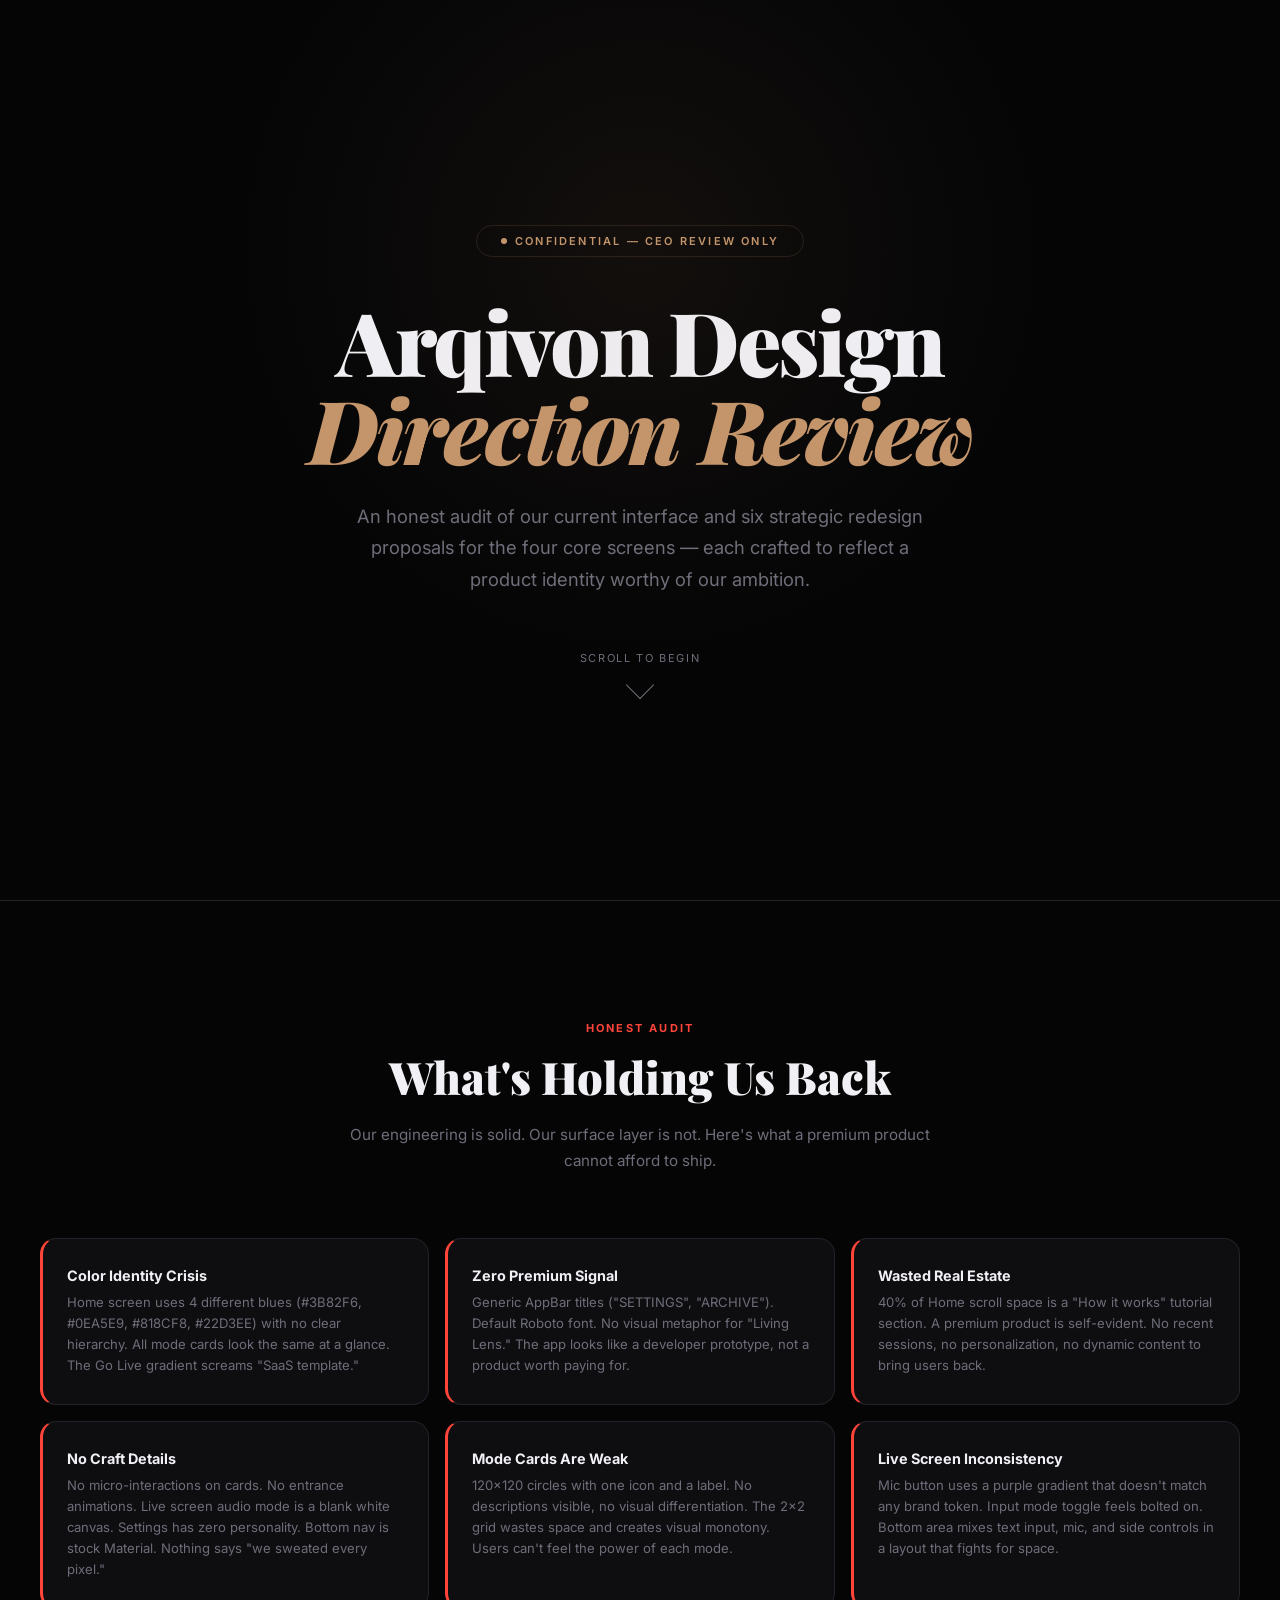
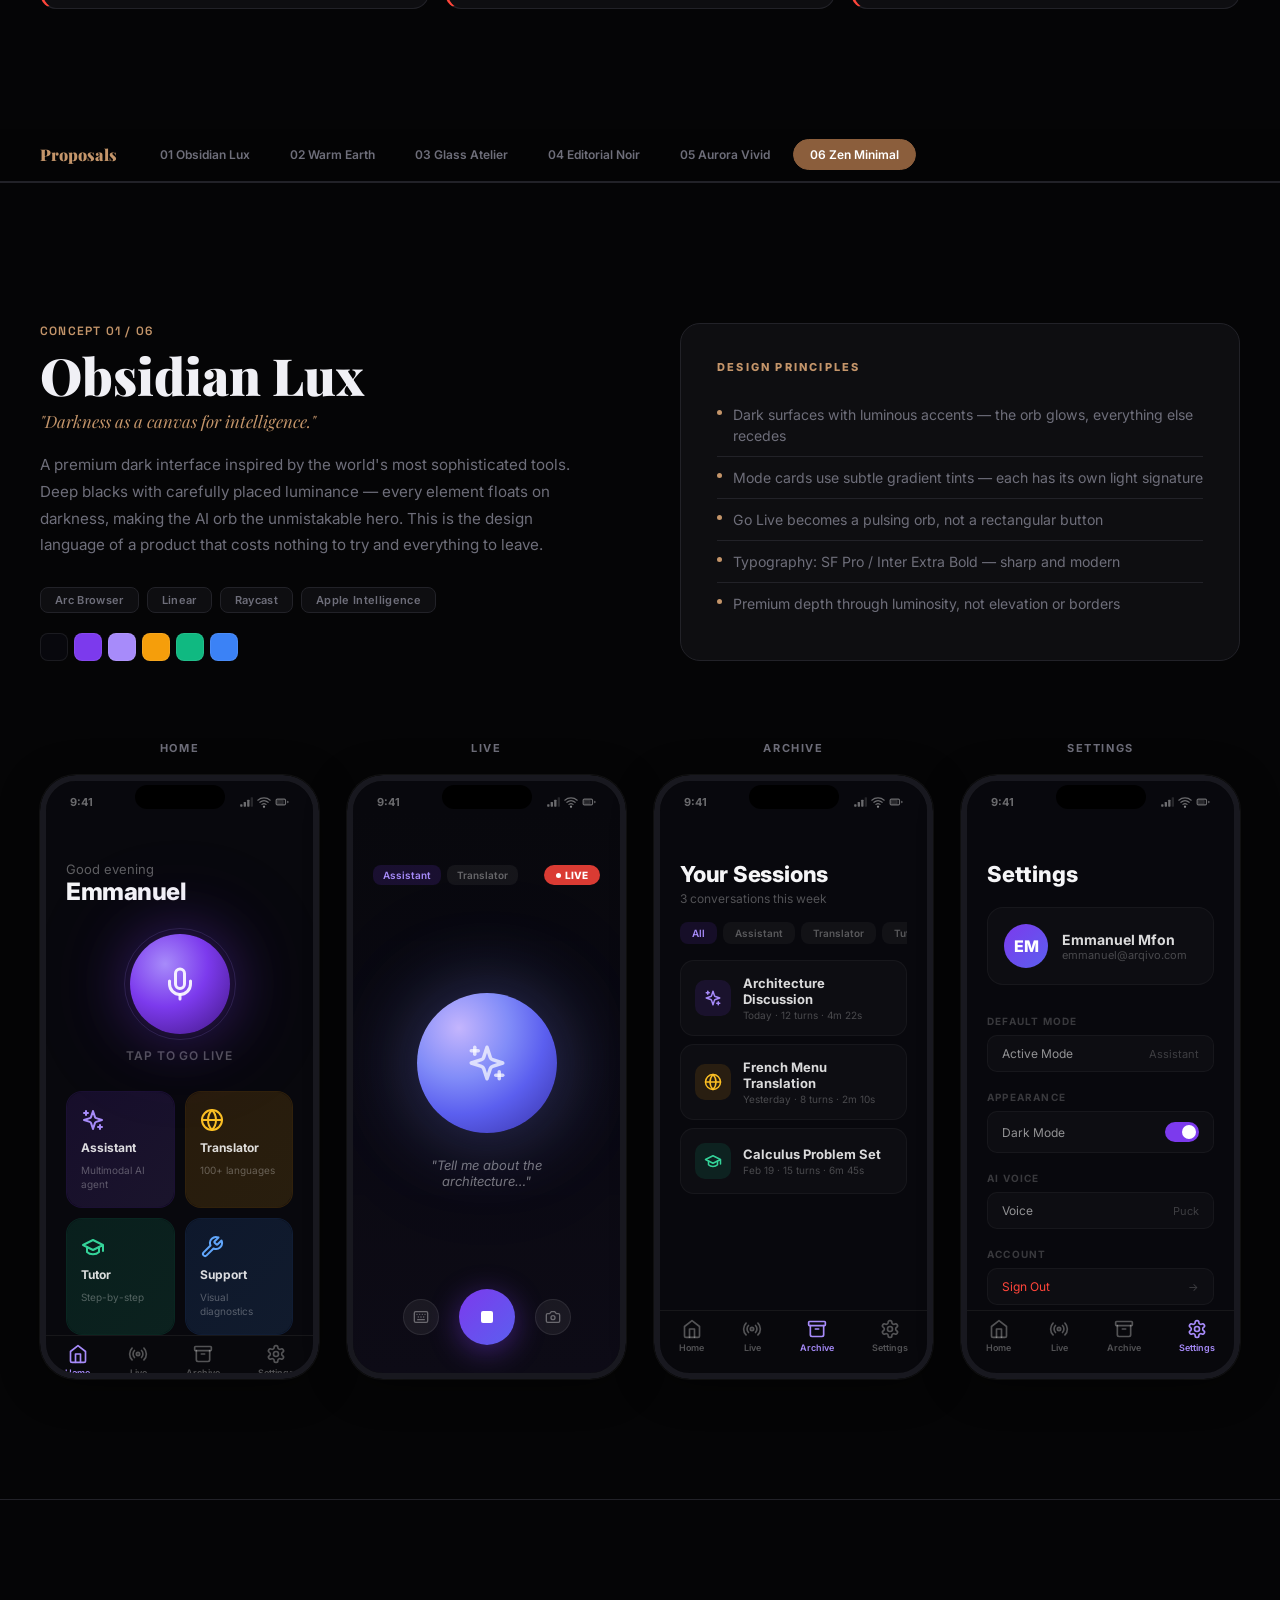
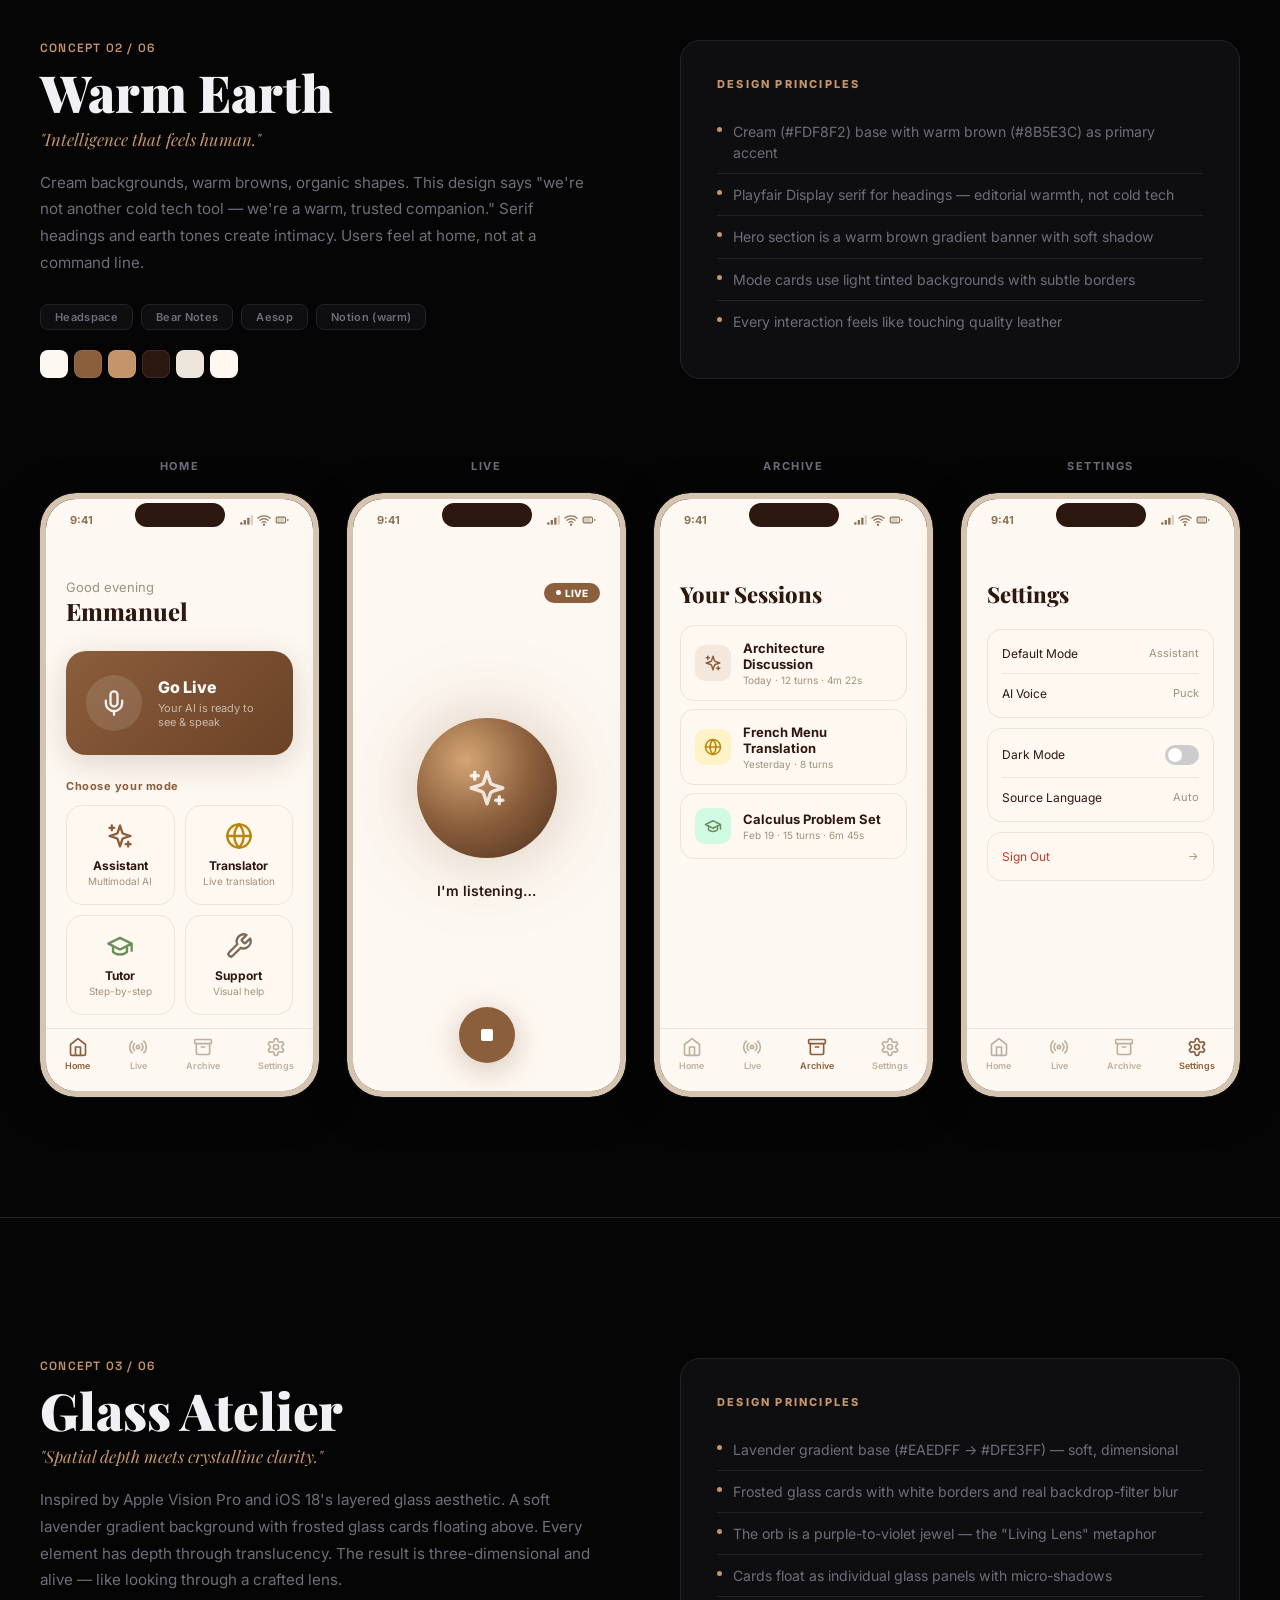
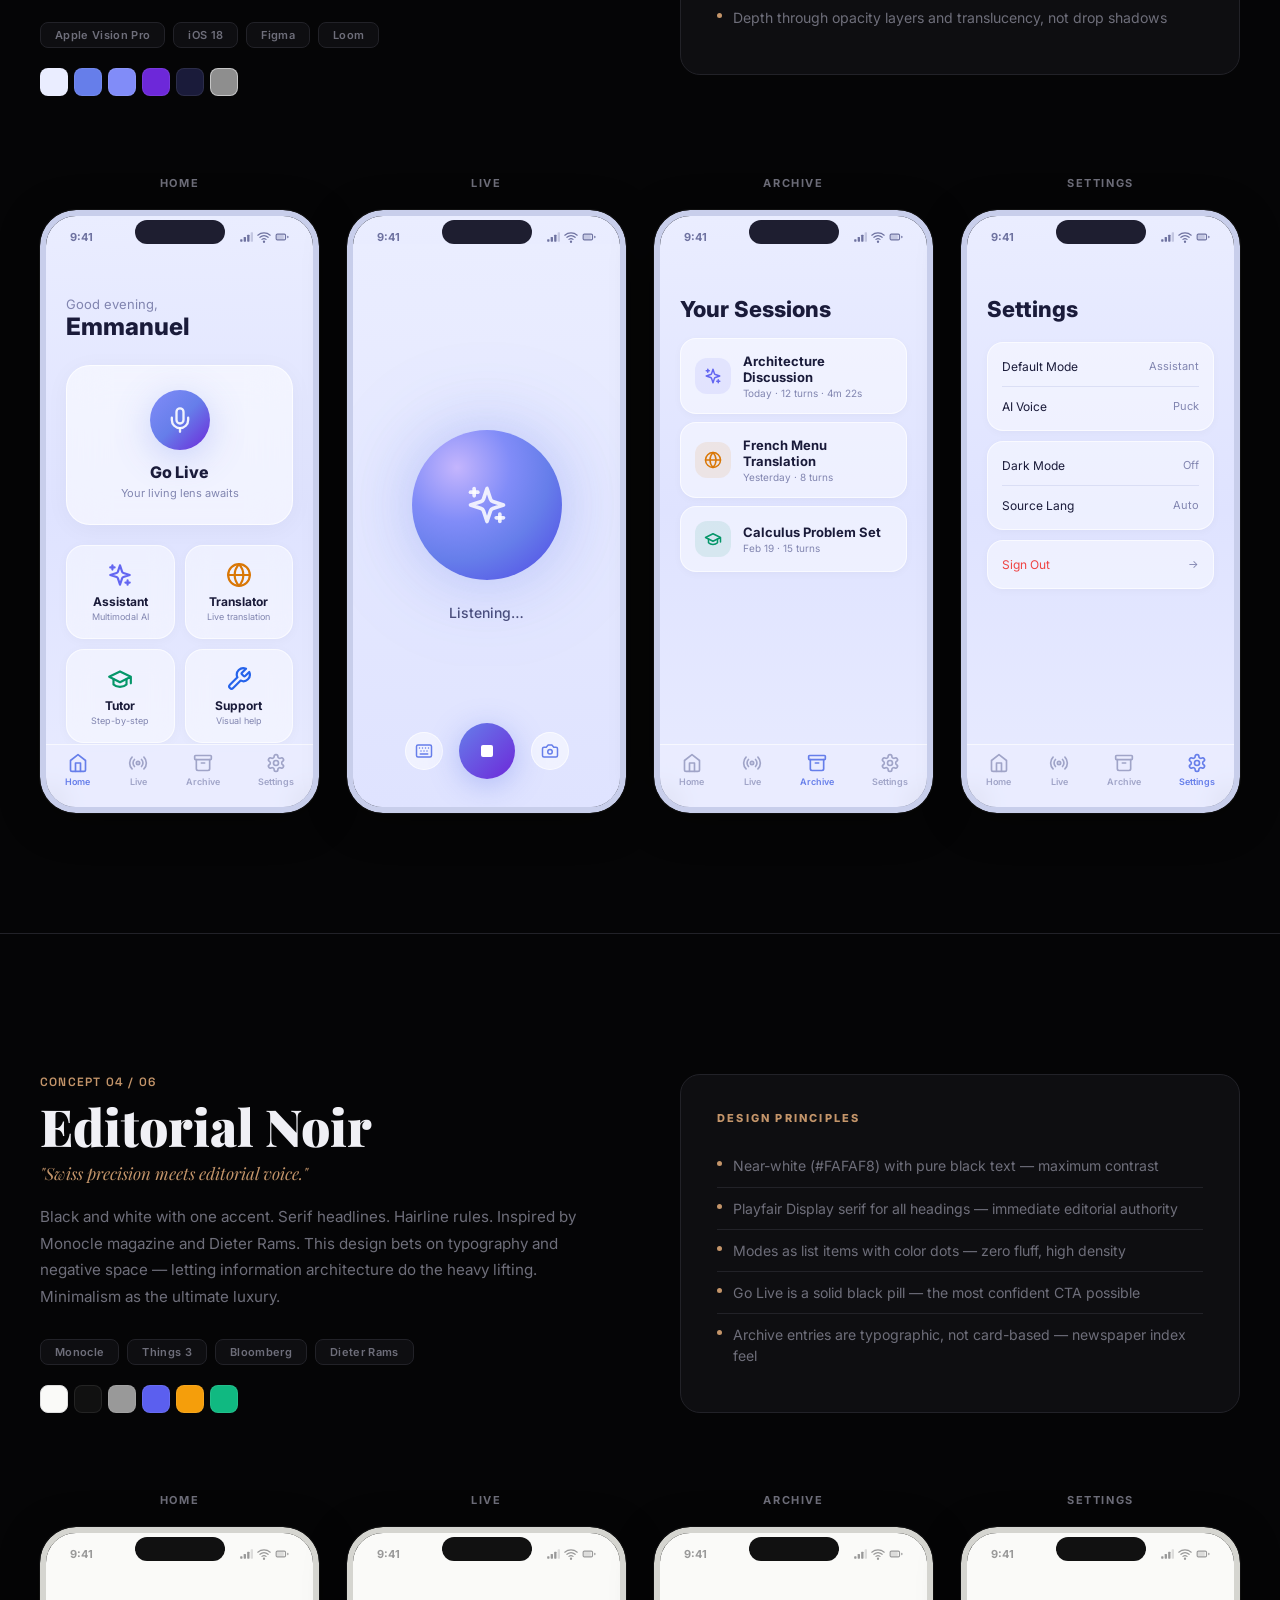
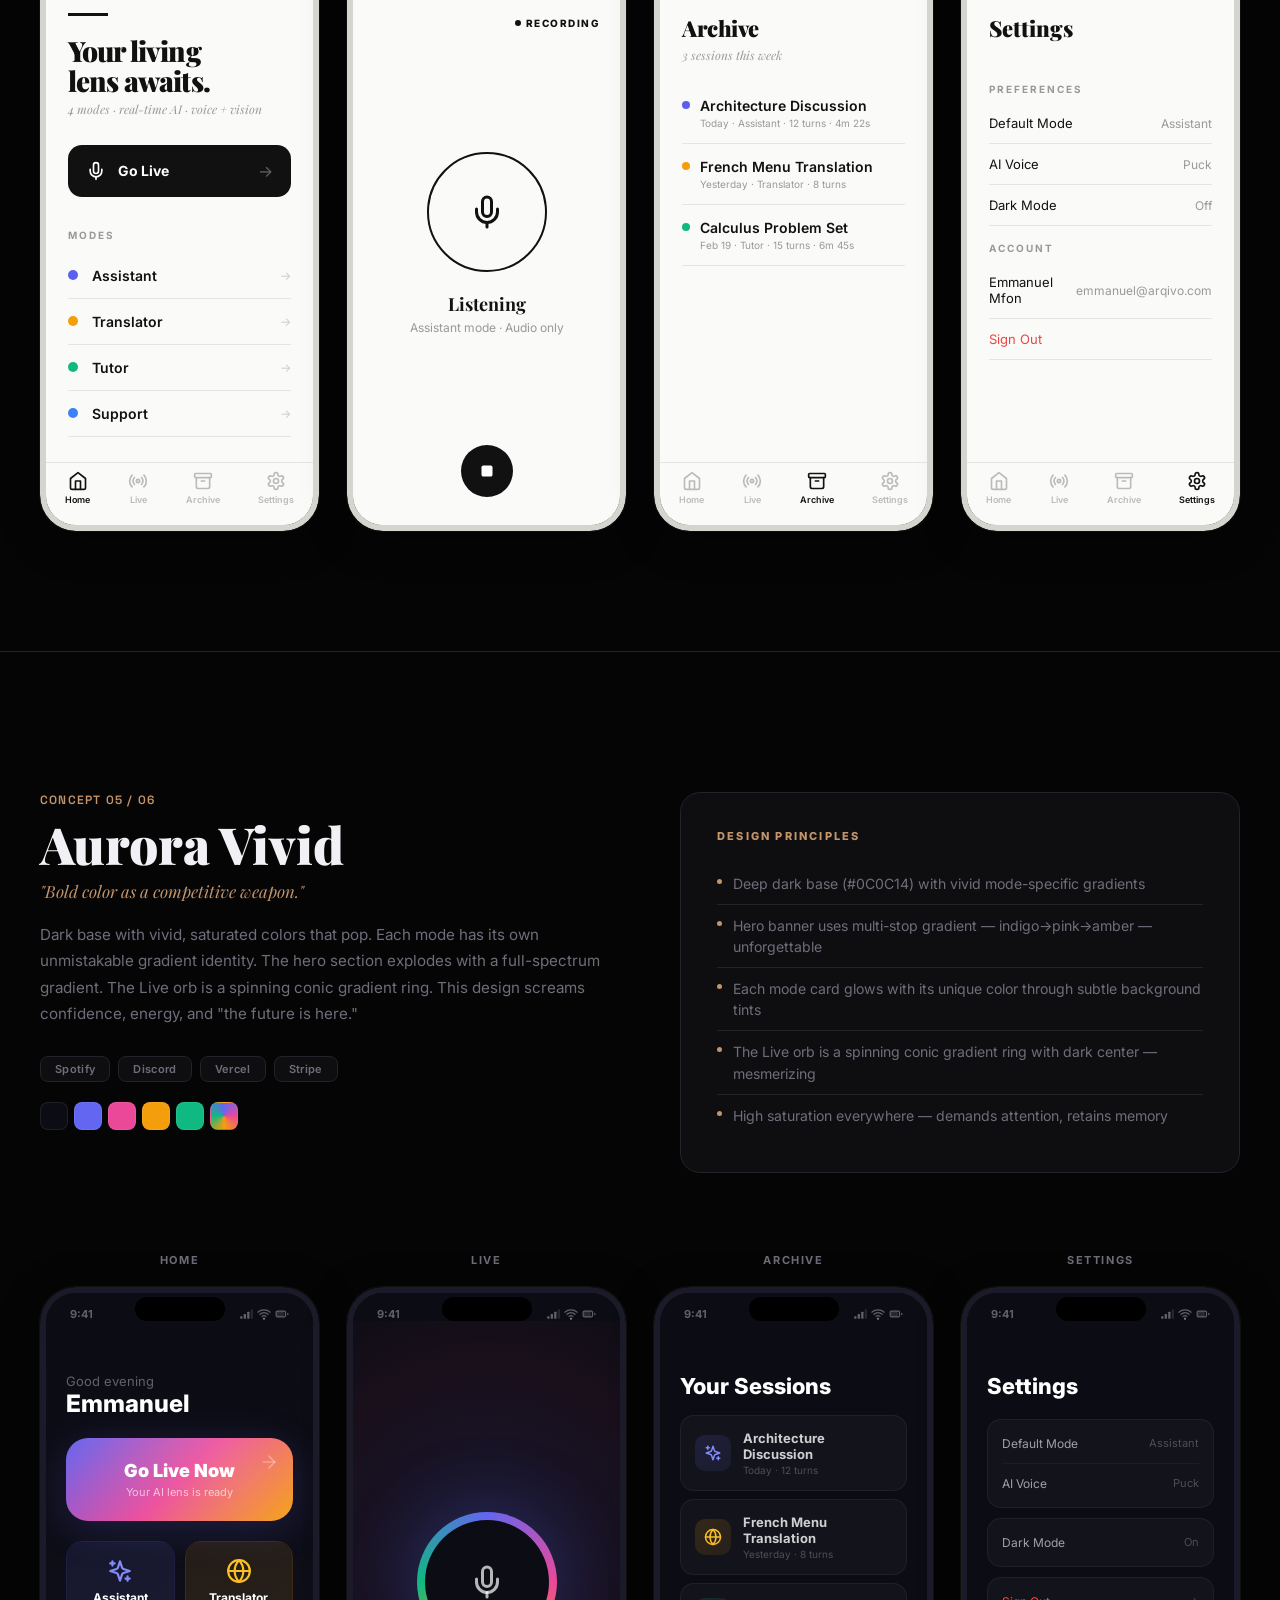
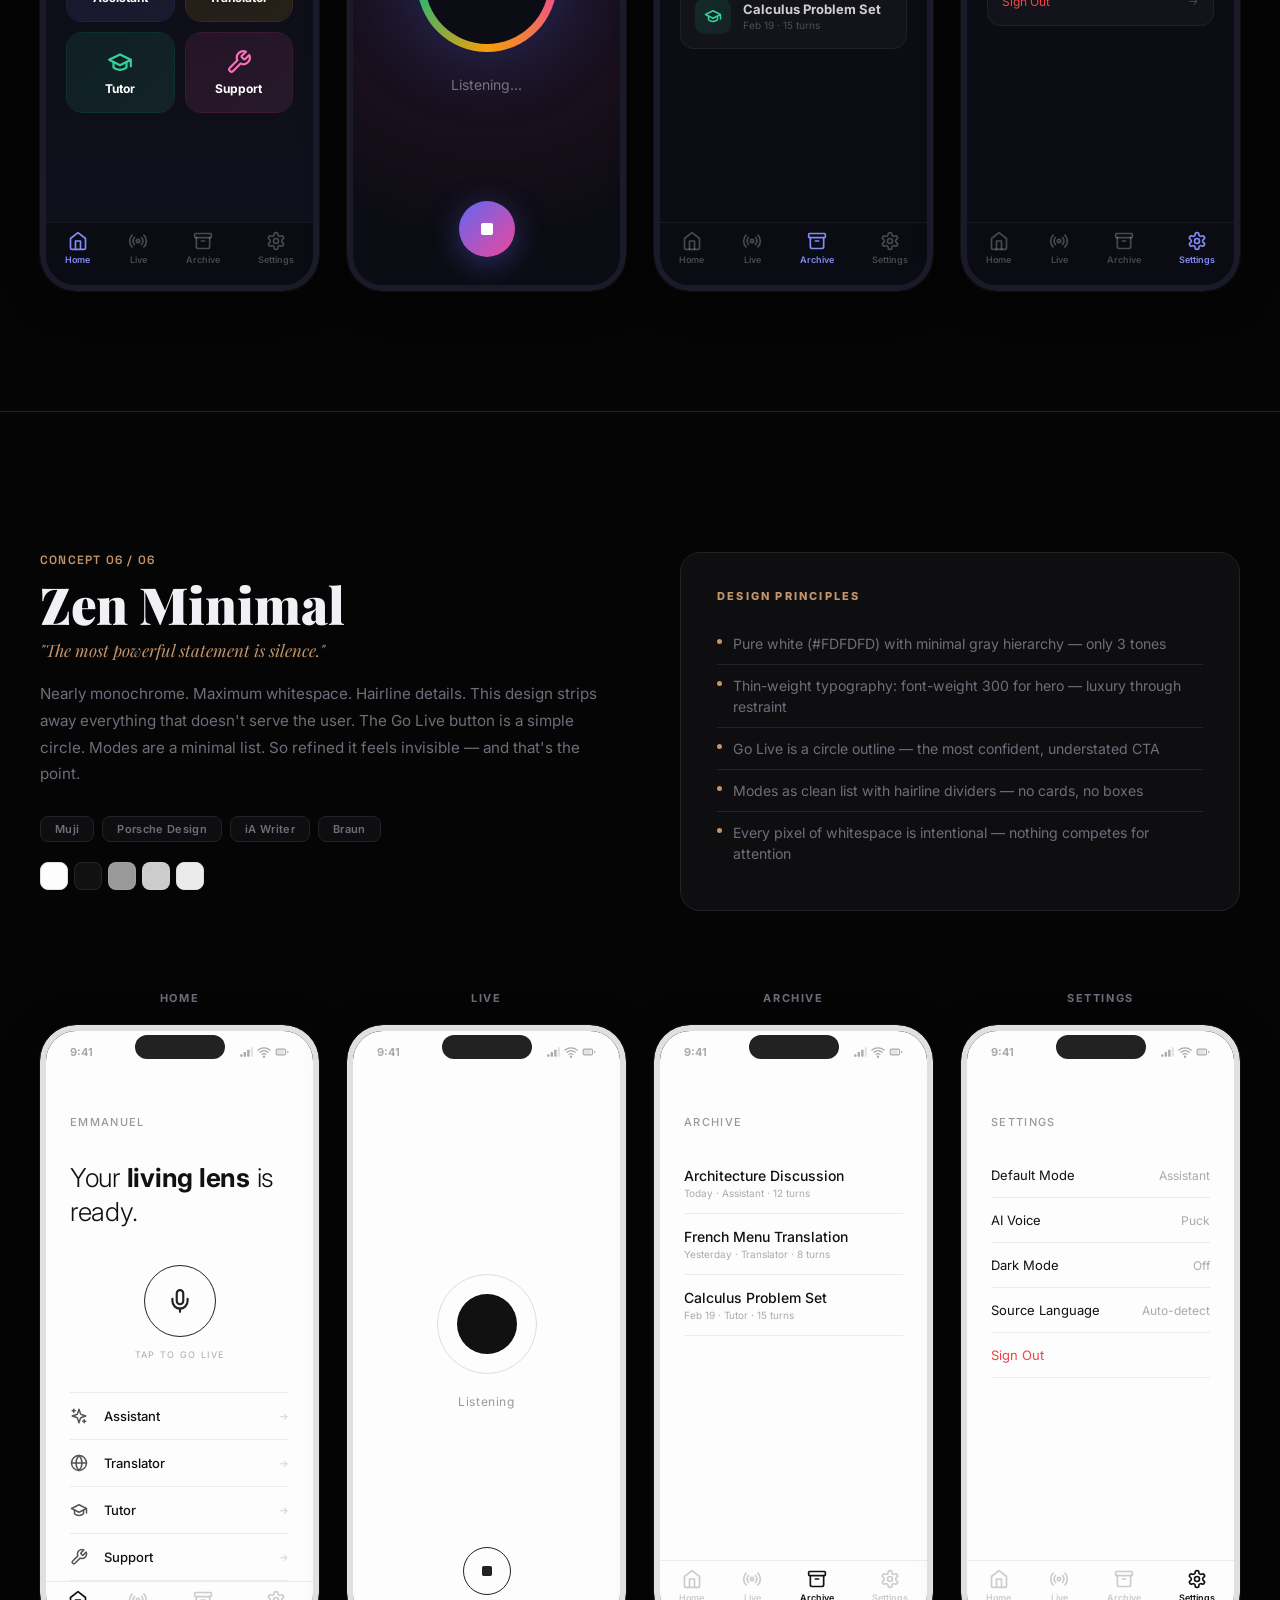
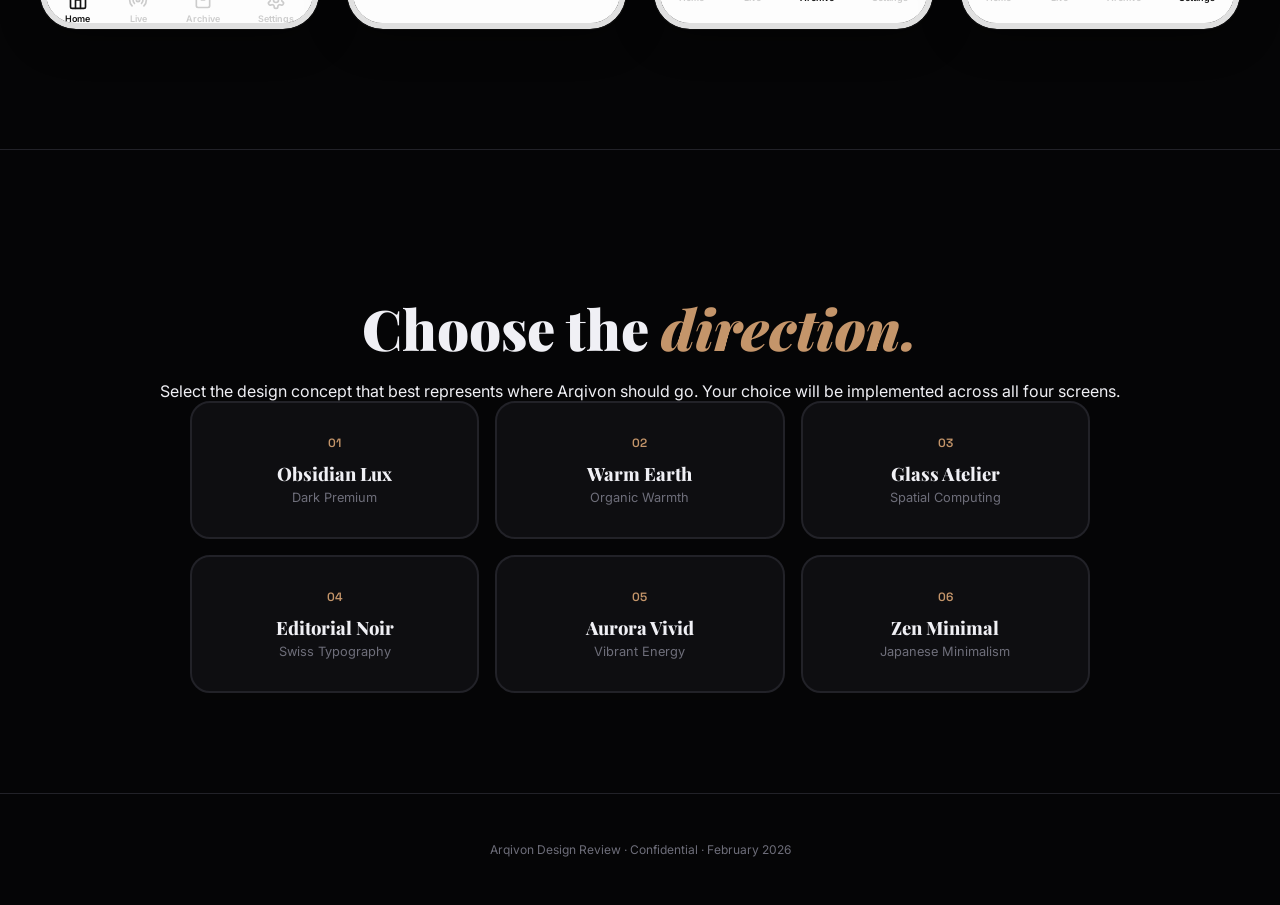
<file: landing/design-review/index.html>
<!DOCTYPE html>
<html lang="en">
<head>
<meta charset="UTF-8">
<meta name="viewport" content="width=device-width, initial-scale=1.0">
<title>Arqivon — Design Direction Review</title>
<link rel="preconnect" href="https://fonts.googleapis.com">
<link rel="preconnect" href="https://fonts.gstatic.com" crossorigin>
<link href="https://fonts.googleapis.com/css2?family=Inter:wght@300;400;500;600;700;800;900&family=Playfair+Display:ital,wght@0,400;0,700;0,800;0,900;1,400;1,700&family=DM+Sans:ital,wght@0,400;0,500;0,700;1,400&family=Space+Grotesk:wght@400;500;600;700&display=swap" rel="stylesheet">
<style>
*,*::before,*::after{margin:0;padding:0;box-sizing:border-box}
:root{
  --bg:#050506;--surface:#0E0E11;--surface2:#161619;--border:#222228;
  --text:#F0F0F5;--text2:#6E6E7A;--accent:#C4956A;--accent2:#8B5E3C;
}
html{scroll-behavior:smooth;scroll-padding-top:60px}
body{font-family:'Inter',system-ui,sans-serif;background:var(--bg);color:var(--text);-webkit-font-smoothing:antialiased;overflow-x:hidden}

/* ─── UTILITIES ─── */
.container{max-width:1320px;margin:0 auto;padding:0 40px}
.sr-only{position:absolute;width:1px;height:1px;overflow:hidden;clip:rect(0,0,0,0)}

/* ─── COVER ─── */
.cover{min-height:100vh;display:flex;flex-direction:column;justify-content:center;align-items:center;text-align:center;position:relative;padding:100px 40px 80px}
.cover::before{content:'';position:absolute;top:-200px;left:50%;transform:translateX(-50%);width:900px;height:900px;background:radial-gradient(circle,rgba(196,149,106,.07) 0%,transparent 65%);pointer-events:none}
.cover-badge{display:inline-flex;align-items:center;gap:8px;font-size:11px;font-weight:600;letter-spacing:.2em;text-transform:uppercase;color:var(--accent);border:1px solid rgba(196,149,106,.15);padding:8px 24px;border-radius:99px;margin-bottom:40px}
.cover-badge::before{content:'';width:6px;height:6px;background:var(--accent);border-radius:50%}
.cover h1{font-family:'Playfair Display',serif;font-size:clamp(3rem,7vw,5.5rem);font-weight:900;line-height:1;letter-spacing:-.03em;margin-bottom:28px}
.cover h1 em{font-style:italic;color:var(--accent)}
.cover p{font-size:1.15rem;color:var(--text2);max-width:600px;line-height:1.7;margin-bottom:56px}
.scroll-cue{display:flex;flex-direction:column;align-items:center;gap:10px;color:var(--text2);font-size:11px;letter-spacing:.15em;text-transform:uppercase;cursor:pointer}
.scroll-cue .arrow{width:20px;height:20px;border-right:1.5px solid var(--text2);border-bottom:1.5px solid var(--text2);transform:rotate(45deg);animation:bob 2s ease-in-out infinite}
@keyframes bob{0%,100%{transform:translateY(0) rotate(45deg)}50%{transform:translateY(5px) rotate(45deg)}}

/* ─── AUDIT ─── */
.audit{padding:120px 0;border-top:1px solid var(--border)}
.section-eyebrow{font-size:11px;font-weight:700;letter-spacing:.2em;text-transform:uppercase;margin-bottom:12px}
.section-eyebrow--red{color:#FF453A}
.section-title{font-family:'Playfair Display',serif;font-size:clamp(1.8rem,3.5vw,2.8rem);font-weight:900;margin-bottom:16px}
.section-desc{color:var(--text2);max-width:600px;font-size:.95rem;line-height:1.7}
.audit-header{text-align:center;margin-bottom:64px;display:flex;flex-direction:column;align-items:center}
.audit-grid{display:grid;grid-template-columns:repeat(3,1fr);gap:16px}
.audit-card{background:var(--surface);border:1px solid var(--border);border-radius:16px;padding:28px 24px;border-left:3px solid #FF453A;transition:transform .2s}
.audit-card:hover{transform:translateY(-2px)}
.audit-card h3{font-size:.9rem;font-weight:700;margin-bottom:8px}
.audit-card p{font-size:.82rem;color:var(--text2);line-height:1.6}

/* ─── STICKY NAV ─── */
.topnav{position:sticky;top:0;z-index:100;background:rgba(5,5,6,.88);backdrop-filter:blur(24px);-webkit-backdrop-filter:blur(24px);border-bottom:1px solid var(--border);padding:0}
.topnav-inner{display:flex;align-items:center;height:52px;gap:6px;overflow-x:auto;scrollbar-width:none}
.topnav-inner::-webkit-scrollbar{display:none}
.topnav-logo{font-family:'Playfair Display',serif;font-weight:900;font-size:1rem;color:var(--accent);margin-right:20px;white-space:nowrap}
.pill{padding:7px 16px;border-radius:99px;font-size:12px;font-weight:600;color:var(--text2);white-space:nowrap;cursor:pointer;transition:all .2s;border:1px solid transparent;text-decoration:none}
.pill:hover{color:var(--text);background:var(--surface2)}
.pill.active{background:var(--accent2);color:#fff;border-color:var(--accent2)}

/* ─── CONCEPT SECTION ─── */
.concept{padding:140px 0 120px;border-top:1px solid var(--border)}
.concept-header{display:grid;grid-template-columns:1fr 1fr;gap:80px;align-items:start;margin-bottom:80px}
.concept-num{font-family:'Space Grotesk',monospace;font-size:12px;font-weight:600;color:var(--accent);letter-spacing:.1em;margin-bottom:10px}
.concept-name{font-family:'Playfair Display',serif;font-size:clamp(2rem,4vw,3.2rem);font-weight:900;line-height:1.05;margin-bottom:8px}
.concept-tag{font-family:'Playfair Display',serif;font-style:italic;font-size:1.05rem;color:var(--accent);margin-bottom:20px}
.concept-desc{font-size:.95rem;color:var(--text2);line-height:1.75;margin-bottom:28px}
.inspo-row{display:flex;flex-wrap:wrap;gap:8px}
.inspo{font-size:11px;font-weight:600;letter-spacing:.03em;padding:5px 14px;border-radius:8px;background:var(--surface);border:1px solid var(--border);color:var(--text2)}
.principles{background:var(--surface);border:1px solid var(--border);border-radius:20px;padding:36px}
.principles h4{font-size:11px;font-weight:800;letter-spacing:.2em;text-transform:uppercase;color:var(--accent);margin-bottom:20px}
.principles li{font-size:.88rem;color:var(--text2);padding:10px 0;border-bottom:1px solid var(--border);line-height:1.5;list-style:none;padding-left:16px;position:relative}
.principles li::before{content:'';position:absolute;left:0;top:16px;width:5px;height:5px;border-radius:50%;background:var(--accent)}
.principles li:last-child{border:none}

/* ─── PHONE GRID ─── */
.phone-grid{display:grid;grid-template-columns:repeat(4,1fr);gap:28px}
.phone-col{display:flex;flex-direction:column;align-items:center}
.phone-label{font-size:11px;font-weight:700;letter-spacing:.15em;text-transform:uppercase;color:var(--text2);margin-bottom:20px}

/* ─── PHONE FRAME ─── */
.phone{width:100%;max-width:280px;aspect-ratio:390/844;border-radius:36px;position:relative;overflow:hidden;box-shadow:0 8px 40px rgba(0,0,0,.4),0 0 0 1px rgba(255,255,255,.06);background:#000}
.phone-bezel{position:absolute;inset:0;border-radius:36px;border:6px solid #1A1A1E;z-index:5;pointer-events:none}
.phone-island{position:absolute;top:10px;left:50%;transform:translateX(-50%);width:90px;height:24px;background:#000;border-radius:16px;z-index:10}
.phone-screen{position:absolute;inset:6px;border-radius:30px;overflow:hidden;display:flex;flex-direction:column}

/* Helper for statusbar */
.statusbar{display:flex;justify-content:space-between;align-items:center;padding:14px 24px 0;font-size:11px;font-weight:600;z-index:6;position:relative}
.statusbar-time{font-weight:700}
.statusbar-icons{display:flex;gap:4px;align-items:center}
.statusbar-icons svg{width:14px;height:14px}

/* ─── BOTTOM NAV ─── */
.bottomnav{display:flex;justify-content:space-around;align-items:center;padding:8px 0 20px;margin-top:auto}
.bottomnav-item{display:flex;flex-direction:column;align-items:center;gap:3px}
.bottomnav-item svg{width:20px;height:20px}
.bottomnav-item span{font-size:9px;font-weight:600}

/* ================================================================
   CONCEPT 1 — OBSIDIAN LUX (Dark Premium)
   ================================================================ */
.c1 .phone-screen{background:#08080D}
.c1 .phone-bezel{border-color:#18181F}

/* C1 Home */
.c1-home{flex:1;display:flex;flex-direction:column;padding:52px 20px 0}
.c1-home .greeting{font-size:13px;color:rgba(255,255,255,.35);font-weight:400}
.c1-home .name{font-size:24px;font-weight:800;color:#F5F5F7;margin-bottom:28px;letter-spacing:-.02em}
.c1-home .hero-orb-wrap{display:flex;flex-direction:column;align-items:center;margin-bottom:28px}
.c1-home .hero-orb{width:100px;height:100px;border-radius:50%;background:radial-gradient(circle at 35% 30%,#A78BFA,#7C3AED 45%,#4C1D95 90%);box-shadow:0 0 60px rgba(124,58,237,.4),0 0 120px rgba(124,58,237,.15);position:relative}
.c1-home .hero-orb::after{content:'';position:absolute;inset:-6px;border-radius:50%;border:1.5px solid rgba(167,139,250,.15);animation:c1pulse 2.5s ease-in-out infinite}
@keyframes c1pulse{0%,100%{transform:scale(1);opacity:1}50%{transform:scale(1.12);opacity:.3}}
.c1-home .hero-orb svg{position:absolute;top:50%;left:50%;transform:translate(-50%,-50%);width:36px;height:36px;color:rgba(255,255,255,.9)}
.c1-home .orb-label{font-size:12px;color:rgba(255,255,255,.3);margin-top:14px;letter-spacing:.08em;text-transform:uppercase;font-weight:600}
.c1-home .modes{display:grid;grid-template-columns:1fr 1fr;gap:10px;flex:1}
.c1-card{border-radius:16px;padding:16px 14px;display:flex;flex-direction:column;gap:8px;border:1px solid rgba(255,255,255,.04);position:relative;overflow:hidden}
.c1-card::before{content:'';position:absolute;inset:0;opacity:.08;border-radius:16px}
.c1-card--purple{background:rgba(124,58,237,.06);border-color:rgba(124,58,237,.12)}.c1-card--purple::before{background:linear-gradient(135deg,#7C3AED,#A78BFA)}
.c1-card--amber{background:rgba(245,158,11,.06);border-color:rgba(245,158,11,.12)}.c1-card--amber::before{background:linear-gradient(135deg,#F59E0B,#FBBF24)}
.c1-card--green{background:rgba(16,185,129,.06);border-color:rgba(16,185,129,.12)}.c1-card--green::before{background:linear-gradient(135deg,#10B981,#34D399)}
.c1-card--blue{background:rgba(59,130,246,.06);border-color:rgba(59,130,246,.12)}.c1-card--blue::before{background:linear-gradient(135deg,#3B82F6,#60A5FA)}
.c1-card svg{width:24px;height:24px;position:relative}
.c1-card .card-title{font-size:12px;font-weight:700;color:rgba(255,255,255,.85);position:relative}
.c1-card .card-desc{font-size:10px;color:rgba(255,255,255,.3);line-height:1.4;position:relative}
.c1 .statusbar{color:rgba(255,255,255,.4)}
.c1 .bottomnav{border-top:1px solid rgba(255,255,255,.06);background:rgba(8,8,13,.9)}
.c1 .bottomnav-item{color:rgba(255,255,255,.3)}
.c1 .bottomnav-item.active{color:#A78BFA}

/* C1 Live */
.c1-live{flex:1;display:flex;flex-direction:column;align-items:center;justify-content:center;position:relative;background:linear-gradient(180deg,#08080D 0%,#0D0B16 100%)}
.c1-live .live-badge{position:absolute;top:56px;right:20px;background:rgba(255,69,58,.85);padding:4px 12px;border-radius:10px;font-size:10px;font-weight:800;color:#fff;display:flex;align-items:center;gap:4px}
.c1-live .live-badge::before{content:'';width:5px;height:5px;border-radius:50%;background:#fff;animation:blink 1s infinite}
@keyframes blink{0%,100%{opacity:1}50%{opacity:.3}}
.c1-live .mode-strip{position:absolute;top:56px;left:20px;display:flex;gap:6px}
.c1-live .mode-chip{font-size:10px;font-weight:600;padding:4px 10px;border-radius:8px;background:rgba(255,255,255,.05);color:rgba(255,255,255,.35)}
.c1-live .mode-chip.active{background:rgba(124,58,237,.15);color:#A78BFA}
.c1-live .big-orb{width:140px;height:140px;border-radius:50%;background:radial-gradient(circle at 30% 25%,#C4B5FD,#818CF8 35%,#5B5FEF 60%,#3730A3);box-shadow:0 0 80px rgba(129,140,248,.35),0 0 160px rgba(91,95,239,.12);animation:breathe 3s ease-in-out infinite}
@keyframes breathe{0%,100%{transform:scale(1);box-shadow:0 0 80px rgba(129,140,248,.35)}50%{transform:scale(1.06);box-shadow:0 0 100px rgba(129,140,248,.5)}}
.c1-live .big-orb svg{position:absolute;top:50%;left:50%;transform:translate(-50%,-50%);width:42px;height:42px;color:rgba(255,255,255,.7)}
.c1-live .transcript{font-size:13px;color:rgba(255,255,255,.45);text-align:center;margin-top:24px;font-style:italic;max-width:200px}
.c1-live .bottom-controls{position:absolute;bottom:0;left:0;right:0;padding:16px 20px 28px;display:flex;align-items:center;justify-content:center;gap:20px}
.c1-live .mic-btn{width:56px;height:56px;border-radius:50%;background:linear-gradient(135deg,#7C3AED,#5B5FEF);display:flex;align-items:center;justify-content:center;box-shadow:0 6px 30px rgba(124,58,237,.45)}
.c1-live .mic-btn svg{width:24px;height:24px;color:#fff}
.c1-live .side-btn{width:36px;height:36px;border-radius:50%;background:rgba(255,255,255,.06);border:1px solid rgba(255,255,255,.08);display:flex;align-items:center;justify-content:center}
.c1-live .side-btn svg{width:16px;height:16px;color:rgba(255,255,255,.35)}

/* C1 Archive */
.c1-archive{flex:1;display:flex;flex-direction:column;padding:52px 20px 0}
.c1-archive .page-title{font-size:22px;font-weight:800;color:#F5F5F7;margin-bottom:4px;letter-spacing:-.01em}
.c1-archive .page-sub{font-size:12px;color:rgba(255,255,255,.3);margin-bottom:16px}
.c1-archive .filters{display:flex;gap:6px;margin-bottom:16px;overflow-x:auto}
.c1-archive .fchip{font-size:10px;font-weight:600;padding:5px 12px;border-radius:8px;background:rgba(255,255,255,.04);color:rgba(255,255,255,.3);white-space:nowrap}
.c1-archive .fchip.active{background:rgba(124,58,237,.12);color:#A78BFA}
.c1-archive .session{background:rgba(255,255,255,.025);border:1px solid rgba(255,255,255,.04);border-radius:14px;padding:14px;margin-bottom:8px;display:flex;align-items:center;gap:12px}
.c1-archive .session-icon{width:36px;height:36px;border-radius:10px;display:flex;align-items:center;justify-content:center;flex-shrink:0}
.c1-archive .session-icon svg{width:18px;height:18px}
.c1-archive .session-title{font-size:13px;font-weight:700;color:rgba(255,255,255,.85)}
.c1-archive .session-meta{font-size:10px;color:rgba(255,255,255,.25);margin-top:2px}

/* C1 Settings */
.c1-settings{flex:1;display:flex;flex-direction:column;padding:52px 20px 0}
.c1-settings .page-title{font-size:22px;font-weight:800;color:#F5F5F7;margin-bottom:20px}
.c1-settings .profile-card{display:flex;align-items:center;gap:14px;padding:16px;background:rgba(255,255,255,.025);border:1px solid rgba(255,255,255,.04);border-radius:16px;margin-bottom:16px}
.c1-settings .avatar{width:44px;height:44px;border-radius:50%;background:linear-gradient(135deg,#7C3AED,#5B5FEF);display:flex;align-items:center;justify-content:center;font-size:16px;font-weight:800;color:#fff;flex-shrink:0}
.c1-settings .user-name{font-size:14px;font-weight:700;color:rgba(255,255,255,.85)}
.c1-settings .user-email{font-size:11px;color:rgba(255,255,255,.25)}
.c1-settings .sec-label{font-size:10px;font-weight:700;letter-spacing:.12em;text-transform:uppercase;color:rgba(255,255,255,.2);margin:14px 0 8px}
.c1-settings .srow{display:flex;justify-content:space-between;align-items:center;padding:10px 14px;background:rgba(255,255,255,.025);border:1px solid rgba(255,255,255,.04);border-radius:10px;margin-bottom:5px}
.c1-settings .srow-label{font-size:12px;color:rgba(255,255,255,.55)}
.c1-settings .srow-value{font-size:11px;color:rgba(255,255,255,.2)}
.c1-settings .toggle{width:34px;height:20px;border-radius:10px;background:#7C3AED;position:relative}
.c1-settings .toggle::after{content:'';position:absolute;right:3px;top:3px;width:14px;height:14px;border-radius:50%;background:#fff}

/* ================================================================
   CONCEPT 2 — WARM EARTH (Organic/Human)
   ================================================================ */
.c2 .phone-screen{background:#FDF8F2}
.c2 .phone-bezel{border-color:#D4C4B0}
.c2 .phone-island{background:#2C1810}
.c2 .statusbar{color:#8B7355}

.c2-home{flex:1;display:flex;flex-direction:column;padding:52px 20px 0}
.c2-home .greeting{font-size:13px;color:#A0917E}
.c2-home .name{font-family:'Playfair Display',serif;font-size:24px;font-weight:800;color:#2C1810;margin-bottom:24px}
.c2-home .hero{background:linear-gradient(135deg,#8B5E3C,#6B4226);border-radius:20px;padding:24px 20px;margin-bottom:24px;display:flex;align-items:center;gap:16px;box-shadow:0 8px 32px rgba(107,66,38,.2)}
.c2-home .hero-orb{width:56px;height:56px;border-radius:50%;background:rgba(255,255,255,.12);backdrop-filter:blur(8px);display:flex;align-items:center;justify-content:center;flex-shrink:0}
.c2-home .hero-orb svg{width:28px;height:28px;color:rgba(255,255,255,.9)}
.c2-home .hero-text h3{font-size:16px;font-weight:800;color:#fff;margin-bottom:4px}
.c2-home .hero-text p{font-size:11px;color:rgba(255,255,255,.6)}
.c2-home .sec-label{font-size:11px;font-weight:700;color:#8B5E3C;letter-spacing:.05em;margin-bottom:12px}
.c2-home .modes{display:grid;grid-template-columns:1fr 1fr;gap:10px}
.c2-mcard{background:#FFF8F0;border:1.5px solid #EDE5DB;border-radius:16px;padding:16px 14px;text-align:center}
.c2-mcard svg{width:28px;height:28px;margin:0 auto 8px;display:block}
.c2-mcard .card-title{font-size:12px;font-weight:700;color:#2C1810;margin-bottom:2px}
.c2-mcard .card-desc{font-size:10px;color:#A0917E;line-height:1.3}
.c2 .bottomnav{border-top:1.5px solid #EDE5DB;background:#FDF8F2}
.c2 .bottomnav-item{color:#BEB0A0}
.c2 .bottomnav-item.active{color:#8B5E3C}

.c2-live{flex:1;display:flex;flex-direction:column;align-items:center;justify-content:center;position:relative;background:#FDF8F2}
.c2-live .live-badge{position:absolute;top:56px;right:20px;background:#8B5E3C;padding:4px 12px;border-radius:10px;font-size:10px;font-weight:800;color:#fff;display:flex;align-items:center;gap:4px}
.c2-live .live-badge::before{content:'';width:5px;height:5px;border-radius:50%;background:#fff;animation:blink 1s infinite}
.c2-live .big-orb{width:140px;height:140px;border-radius:50%;background:radial-gradient(circle at 35% 30%,#D4A574,#8B5E3C 50%,#4A2F1C);box-shadow:0 0 60px rgba(139,94,60,.25),0 0 120px rgba(139,94,60,.08)}
.c2-live .big-orb svg{position:absolute;top:50%;left:50%;transform:translate(-50%,-50%);width:42px;height:42px;color:rgba(255,255,255,.8)}
.c2-live .transcript{font-size:14px;color:#2C1810;font-weight:600;text-align:center;margin-top:24px}
.c2-live .bottom-controls{position:absolute;bottom:0;left:0;right:0;padding:16px 20px 28px;display:flex;align-items:center;justify-content:center;gap:20px}
.c2-live .mic-btn{width:56px;height:56px;border-radius:50%;background:#8B5E3C;display:flex;align-items:center;justify-content:center;box-shadow:0 6px 30px rgba(139,94,60,.35)}
.c2-live .mic-btn svg{width:24px;height:24px;color:#fff}

.c2-archive{flex:1;display:flex;flex-direction:column;padding:52px 20px 0;background:#FDF8F2}
.c2-archive .page-title{font-family:'Playfair Display',serif;font-size:22px;font-weight:800;color:#2C1810;margin-bottom:16px}
.c2-archive .session{background:#FFF8F0;border:1.5px solid #EDE5DB;border-radius:14px;padding:14px;margin-bottom:8px;display:flex;align-items:center;gap:12px}
.c2-archive .session-icon{width:36px;height:36px;border-radius:10px;display:flex;align-items:center;justify-content:center;flex-shrink:0}
.c2-archive .session-icon svg{width:18px;height:18px}
.c2-archive .session-title{font-size:13px;font-weight:700;color:#2C1810}
.c2-archive .session-meta{font-size:10px;color:#A0917E;margin-top:2px}

.c2-settings{flex:1;display:flex;flex-direction:column;padding:52px 20px 0;background:#FDF8F2}
.c2-settings .page-title{font-family:'Playfair Display',serif;font-size:22px;font-weight:800;color:#2C1810;margin-bottom:20px}
.c2-settings .card{background:#FFF8F0;border:1.5px solid #EDE5DB;border-radius:14px;padding:4px 14px;margin-bottom:10px}
.c2-settings .srow{display:flex;justify-content:space-between;align-items:center;padding:12px 0;border-bottom:1px solid #EDE5DB}
.c2-settings .srow:last-child{border:none}
.c2-settings .srow-label{font-size:12px;color:#2C1810}
.c2-settings .srow-value{font-size:11px;color:#A0917E}
.c2-settings .toggle{width:34px;height:20px;border-radius:10px;background:#CCC;position:relative}
.c2-settings .toggle::after{content:'';position:absolute;left:3px;top:3px;width:14px;height:14px;border-radius:50%;background:#fff}

/* ================================================================
   CONCEPT 3 — GLASS ATELIER (Spatial Computing)
   ================================================================ */
.c3 .phone-screen{background:linear-gradient(180deg,#EAEDFF 0%,#DFE3FF 50%,#E8EBFF 100%)}
.c3 .phone-bezel{border-color:#C8CEEB}
.c3 .phone-island{background:#1E1E30}
.c3 .statusbar{color:#6E72A0}

.c3-home{flex:1;display:flex;flex-direction:column;padding:52px 20px 0}
.c3-home .greeting{font-size:13px;color:#8185B0}
.c3-home .name{font-size:24px;font-weight:800;color:#1A1B3A;margin-bottom:24px}
.c3-home .hero{background:rgba(255,255,255,.55);backdrop-filter:blur(20px);border:1px solid rgba(255,255,255,.75);border-radius:24px;padding:24px;text-align:center;margin-bottom:20px;box-shadow:0 4px 24px rgba(0,0,30,.04)}
.c3-home .hero-orb{width:60px;height:60px;margin:0 auto 12px;border-radius:50%;background:linear-gradient(135deg,#818CF8,#667EEA,#6D28D9);box-shadow:0 8px 36px rgba(102,126,234,.3);display:flex;align-items:center;justify-content:center}
.c3-home .hero-orb svg{width:28px;height:28px;color:rgba(255,255,255,.9)}
.c3-home .hero h3{font-size:16px;font-weight:800;color:#1A1B3A;margin-bottom:4px}
.c3-home .hero p{font-size:11px;color:#8185B0}
.c3-home .modes{display:grid;grid-template-columns:1fr 1fr;gap:10px}
.c3-mcard{background:rgba(255,255,255,.45);backdrop-filter:blur(12px);border:1px solid rgba(255,255,255,.65);border-radius:18px;padding:16px;text-align:center;box-shadow:0 2px 12px rgba(0,0,30,.03)}
.c3-mcard svg{width:26px;height:26px;margin:0 auto 6px;display:block}
.c3-mcard .card-title{font-size:12px;font-weight:700;color:#1A1B3A}
.c3-mcard .card-desc{font-size:9px;color:#8185B0;margin-top:2px}
.c3 .bottomnav{border-top:1px solid rgba(255,255,255,.6);background:rgba(234,237,255,.85);backdrop-filter:blur(12px)}
.c3 .bottomnav-item{color:#A0A4C8}
.c3 .bottomnav-item.active{color:#667EEA}

.c3-live{flex:1;display:flex;flex-direction:column;align-items:center;justify-content:center;position:relative;background:linear-gradient(180deg,#EAEDFF,#DFE3FF)}
.c3-live .big-orb{width:150px;height:150px;border-radius:50%;background:radial-gradient(circle at 30% 25%,#C4B5FD,#818CF8 35%,#667EEA 60%,#4F46E5);box-shadow:0 0 60px rgba(102,126,234,.3),0 0 120px rgba(102,126,234,.1);animation:breathe 3s ease-in-out infinite}
.c3-live .big-orb svg{position:absolute;top:50%;left:50%;transform:translate(-50%,-50%);width:44px;height:44px;color:rgba(255,255,255,.85)}
.c3-live .transcript{font-size:14px;color:#4A4D7A;text-align:center;margin-top:24px;font-weight:500}
.c3-live .bottom-controls{position:absolute;bottom:0;left:0;right:0;padding:16px 20px 28px;display:flex;align-items:center;justify-content:center;gap:16px}
.c3-live .side-btn{width:38px;height:38px;border-radius:50%;background:rgba(255,255,255,.5);border:1px solid rgba(255,255,255,.7);display:flex;align-items:center;justify-content:center}
.c3-live .side-btn svg{width:18px;height:18px;color:#667EEA}
.c3-live .mic-btn{width:56px;height:56px;border-radius:50%;background:linear-gradient(135deg,#667EEA,#6D28D9);display:flex;align-items:center;justify-content:center;box-shadow:0 6px 30px rgba(102,126,234,.4)}
.c3-live .mic-btn svg{width:24px;height:24px;color:#fff}

.c3-archive{flex:1;display:flex;flex-direction:column;padding:52px 20px 0}
.c3-archive .page-title{font-size:22px;font-weight:800;color:#1A1B3A;margin-bottom:16px}
.c3-archive .session{background:rgba(255,255,255,.45);border:1px solid rgba(255,255,255,.65);border-radius:16px;padding:14px;margin-bottom:8px;display:flex;align-items:center;gap:12px;box-shadow:0 2px 8px rgba(0,0,30,.03)}
.c3-archive .session-icon{width:36px;height:36px;border-radius:12px;display:flex;align-items:center;justify-content:center;flex-shrink:0}
.c3-archive .session-icon svg{width:18px;height:18px}
.c3-archive .session-title{font-size:13px;font-weight:700;color:#1A1B3A}
.c3-archive .session-meta{font-size:10px;color:#8185B0;margin-top:2px}

.c3-settings{flex:1;display:flex;flex-direction:column;padding:52px 20px 0}
.c3-settings .page-title{font-size:22px;font-weight:800;color:#1A1B3A;margin-bottom:20px}
.c3-settings .card{background:rgba(255,255,255,.45);border:1px solid rgba(255,255,255,.65);border-radius:16px;padding:4px 14px;margin-bottom:10px;box-shadow:0 2px 8px rgba(0,0,30,.03)}
.c3-settings .srow{display:flex;justify-content:space-between;align-items:center;padding:12px 0;border-bottom:1px solid rgba(200,206,235,.5)}
.c3-settings .srow:last-child{border:none}
.c3-settings .srow-label{font-size:12px;color:#1A1B3A}
.c3-settings .srow-value{font-size:11px;color:#8185B0}

/* ================================================================
   CONCEPT 4 — EDITORIAL NOIR (Magazine/Swiss)
   ================================================================ */
.c4 .phone-screen{background:#FAFAF8}
.c4 .phone-bezel{border-color:#D5D5D0}
.c4 .phone-island{background:#111}
.c4 .statusbar{color:#999}

.c4-home{flex:1;display:flex;flex-direction:column;padding:52px 22px 0}
.c4-home .rule{width:40px;height:3px;background:#111;margin-bottom:20px}
.c4-home .title{font-family:'Playfair Display',serif;font-size:28px;font-weight:900;color:#111;line-height:1.05;letter-spacing:-.03em;margin-bottom:6px}
.c4-home .subtitle{font-family:'Playfair Display',serif;font-size:12px;color:#999;font-style:italic;margin-bottom:28px}
.c4-home .cta{display:flex;align-items:center;gap:12px;padding:16px 18px;background:#111;border-radius:14px;margin-bottom:32px}
.c4-home .cta svg{width:20px;height:20px;color:#fff;flex-shrink:0}
.c4-home .cta-text{font-size:14px;font-weight:700;color:#fff;flex:1}
.c4-home .cta-arrow{font-size:16px;color:rgba(255,255,255,.35)}
.c4-home .sec-label{font-size:10px;font-weight:700;letter-spacing:.2em;color:#999;text-transform:uppercase;margin-bottom:12px}
.c4-home .mode-list{display:flex;flex-direction:column}
.c4-mrow{display:flex;align-items:center;gap:14px;padding:14px 0;border-bottom:1px solid #E5E5E3}
.c4-mrow .dot{width:10px;height:10px;border-radius:50%;flex-shrink:0}
.c4-mrow .mlabel{font-size:14px;font-weight:600;color:#111;flex:1}
.c4-mrow .marrow{font-size:12px;color:#CCC}
.c4 .bottomnav{border-top:1px solid #E5E5E3;background:#FAFAF8}
.c4 .bottomnav-item{color:#BBB}
.c4 .bottomnav-item.active{color:#111}

.c4-live{flex:1;display:flex;flex-direction:column;align-items:center;justify-content:center;position:relative;background:#FAFAF8}
.c4-live .live-badge{position:absolute;top:56px;right:20px;font-size:10px;font-weight:800;color:#111;letter-spacing:.15em;text-transform:uppercase;display:flex;align-items:center;gap:5px}
.c4-live .live-badge::before{content:'';width:6px;height:6px;border-radius:50%;background:#111;animation:blink 1s infinite}
.c4-live .big-orb{width:120px;height:120px;border-radius:50%;border:2px solid #111;display:flex;align-items:center;justify-content:center}
.c4-live .big-orb svg{width:36px;height:36px;color:#111}
.c4-live .transcript{margin-top:20px;text-align:center}
.c4-live .transcript h3{font-family:'Playfair Display',serif;font-size:18px;font-weight:700;color:#111;margin-bottom:4px}
.c4-live .transcript p{font-size:12px;color:#999}
.c4-live .bottom-controls{position:absolute;bottom:0;left:0;right:0;padding:16px 20px 28px;display:flex;align-items:center;justify-content:center}
.c4-live .mic-btn{width:52px;height:52px;border-radius:50%;background:#111;display:flex;align-items:center;justify-content:center}
.c4-live .mic-btn svg{width:22px;height:22px;color:#fff}

.c4-archive{flex:1;display:flex;flex-direction:column;padding:52px 22px 0;background:#FAFAF8}
.c4-archive .page-title{font-family:'Playfair Display',serif;font-size:22px;font-weight:900;color:#111;margin-bottom:4px;letter-spacing:-.02em}
.c4-archive .page-sub{font-family:'Playfair Display',serif;font-size:12px;color:#999;font-style:italic;margin-bottom:20px}
.c4-archive .session{padding:14px 0;border-bottom:1px solid #E5E5E3;display:flex;align-items:flex-start;gap:10px}
.c4-archive .dot{width:8px;height:8px;border-radius:50%;margin-top:4px;flex-shrink:0}
.c4-archive .session-title{font-size:14px;font-weight:600;color:#111}
.c4-archive .session-meta{font-size:10px;color:#999;margin-top:3px}

.c4-settings{flex:1;display:flex;flex-direction:column;padding:52px 22px 0;background:#FAFAF8}
.c4-settings .page-title{font-family:'Playfair Display',serif;font-size:22px;font-weight:900;color:#111;margin-bottom:24px}
.c4-settings .sec-label{font-size:10px;font-weight:700;letter-spacing:.2em;color:#999;text-transform:uppercase;margin:16px 0 8px}
.c4-settings .srow{display:flex;justify-content:space-between;align-items:center;padding:12px 0;border-bottom:1px solid #E5E5E3}
.c4-settings .srow-label{font-size:13px;color:#111}
.c4-settings .srow-value{font-size:12px;color:#999}

/* ================================================================
   CONCEPT 5 — AURORA VIVID (Vibrant/Playful)
   ================================================================ */
.c5 .phone-screen{background:#0C0C14}
.c5 .phone-bezel{border-color:#1A1A28}
.c5 .statusbar{color:rgba(255,255,255,.35)}

.c5-home{flex:1;display:flex;flex-direction:column;padding:52px 20px 0;background:linear-gradient(180deg,#0C0C14 0%,#10101C 100%)}
.c5-home .greeting{font-size:13px;color:rgba(255,255,255,.35)}
.c5-home .name{font-size:24px;font-weight:800;color:#fff;margin-bottom:20px}
.c5-home .hero{background:linear-gradient(135deg,#6366F1,#EC4899,#F59E0B);border-radius:22px;padding:22px 20px;margin-bottom:20px;text-align:center;position:relative;overflow:hidden;box-shadow:0 8px 40px rgba(99,102,241,.2)}
.c5-home .hero::before{content:'';position:absolute;inset:0;background:radial-gradient(circle at 70% 20%,rgba(255,255,255,.12),transparent);pointer-events:none}
.c5-home .hero h3{font-size:18px;font-weight:900;color:#fff;margin-bottom:4px;position:relative}
.c5-home .hero p{font-size:11px;color:rgba(255,255,255,.65);position:relative}
.c5-home .hero svg{position:absolute;top:14px;right:14px;width:20px;height:20px;color:rgba(255,255,255,.3)}
.c5-home .modes{display:grid;grid-template-columns:1fr 1fr;gap:10px}
.c5-mcard{border-radius:16px;padding:16px 14px;text-align:center;position:relative;overflow:hidden}
.c5-mcard::before{content:'';position:absolute;inset:0;opacity:.1;border-radius:16px}
.c5-mcard--purple{border:1px solid rgba(99,102,241,.2)}.c5-mcard--purple::before{background:linear-gradient(135deg,#6366F1,#818CF8)}
.c5-mcard--amber{border:1px solid rgba(245,158,11,.2)}.c5-mcard--amber::before{background:linear-gradient(135deg,#F59E0B,#FBBF24)}
.c5-mcard--green{border:1px solid rgba(16,185,129,.2)}.c5-mcard--green::before{background:linear-gradient(135deg,#10B981,#34D399)}
.c5-mcard--pink{border:1px solid rgba(236,72,153,.2)}.c5-mcard--pink::before{background:linear-gradient(135deg,#EC4899,#F472B6)}
.c5-mcard svg{width:26px;height:26px;margin:0 auto 6px;display:block;position:relative}
.c5-mcard .card-title{font-size:12px;font-weight:700;color:#fff;position:relative}
.c5 .bottomnav{border-top:1px solid rgba(255,255,255,.06);background:rgba(12,12,20,.9)}
.c5 .bottomnav-item{color:rgba(255,255,255,.25)}
.c5 .bottomnav-item.active{color:#818CF8}

.c5-live{flex:1;display:flex;flex-direction:column;align-items:center;justify-content:center;position:relative;background:#0C0C14}
.c5-live .bg-glow{position:absolute;inset:0;background:radial-gradient(circle at 50% 40%,rgba(99,102,241,.12) 0%,rgba(236,72,153,.06) 50%,transparent 80%)}
.c5-live .big-orb{width:140px;height:140px;border-radius:50%;background:conic-gradient(from 0deg,#6366F1,#EC4899,#F59E0B,#10B981,#6366F1);box-shadow:0 0 80px rgba(99,102,241,.3);position:relative;animation:spin 8s linear infinite}
@keyframes spin{to{transform:rotate(360deg)}}
.c5-live .big-orb::after{content:'';position:absolute;inset:8px;border-radius:50%;background:#0C0C14}
.c5-live .big-orb svg{position:absolute;top:50%;left:50%;transform:translate(-50%,-50%);width:36px;height:36px;color:rgba(255,255,255,.7);z-index:1}
.c5-live .transcript{font-size:14px;color:rgba(255,255,255,.4);text-align:center;margin-top:24px;position:relative}
.c5-live .bottom-controls{position:absolute;bottom:0;left:0;right:0;padding:16px 20px 28px;display:flex;align-items:center;justify-content:center;gap:20px;z-index:1}
.c5-live .mic-btn{width:56px;height:56px;border-radius:50%;background:linear-gradient(135deg,#6366F1,#EC4899);display:flex;align-items:center;justify-content:center;box-shadow:0 6px 30px rgba(99,102,241,.4)}
.c5-live .mic-btn svg{width:24px;height:24px;color:#fff}

.c5-archive{flex:1;display:flex;flex-direction:column;padding:52px 20px 0;background:#0C0C14}
.c5-archive .page-title{font-size:22px;font-weight:800;color:#fff;margin-bottom:16px}
.c5-archive .session{background:rgba(255,255,255,.03);border:1px solid rgba(255,255,255,.05);border-radius:14px;padding:14px;margin-bottom:8px;display:flex;align-items:center;gap:12px}
.c5-archive .session-icon{width:36px;height:36px;border-radius:10px;display:flex;align-items:center;justify-content:center;flex-shrink:0}
.c5-archive .session-icon svg{width:18px;height:18px}
.c5-archive .session-title{font-size:13px;font-weight:700;color:rgba(255,255,255,.8)}
.c5-archive .session-meta{font-size:10px;color:rgba(255,255,255,.25);margin-top:2px}

.c5-settings{flex:1;display:flex;flex-direction:column;padding:52px 20px 0;background:#0C0C14}
.c5-settings .page-title{font-size:22px;font-weight:800;color:#fff;margin-bottom:20px}
.c5-settings .card{background:rgba(255,255,255,.03);border:1px solid rgba(255,255,255,.05);border-radius:14px;padding:4px 14px;margin-bottom:10px}
.c5-settings .srow{display:flex;justify-content:space-between;align-items:center;padding:12px 0;border-bottom:1px solid rgba(255,255,255,.04)}
.c5-settings .srow:last-child{border:none}
.c5-settings .srow-label{font-size:12px;color:rgba(255,255,255,.6)}
.c5-settings .srow-value{font-size:11px;color:rgba(255,255,255,.25)}

/* ================================================================
   CONCEPT 6 — ZEN MINIMAL (Japanese Minimalism)
   ================================================================ */
.c6 .phone-screen{background:#FDFDFD}
.c6 .phone-bezel{border-color:#E0E0E0}
.c6 .phone-island{background:#222}
.c6 .statusbar{color:#AAA}

.c6-home{flex:1;display:flex;flex-direction:column;padding:56px 24px 0}
.c6-home .name{font-size:11px;font-weight:500;color:#999;letter-spacing:.12em;text-transform:uppercase;margin-bottom:32px}
.c6-home .title{font-size:26px;font-weight:300;color:#111;line-height:1.3;letter-spacing:-.01em;margin-bottom:36px}
.c6-home .title strong{font-weight:700}
.c6-home .orb-wrap{display:flex;flex-direction:column;align-items:center;margin-bottom:32px}
.c6-home .orb{width:72px;height:72px;border-radius:50%;border:1.5px solid #222;display:flex;align-items:center;justify-content:center}
.c6-home .orb svg{width:26px;height:26px;color:#222}
.c6-home .orb-hint{font-size:9px;color:#AAA;margin-top:12px;letter-spacing:.15em;text-transform:uppercase}
.c6-home .mode-list{display:flex;flex-direction:column}
.c6-mrow{display:flex;align-items:center;gap:16px;padding:14px 0;border-top:1px solid #EBEBEB}
.c6-mrow:last-child{border-bottom:1px solid #EBEBEB}
.c6-mrow svg{width:18px;height:18px;color:#666;flex-shrink:0}
.c6-mrow .mlabel{font-size:13px;font-weight:500;color:#111;flex:1}
.c6-mrow .marrow{font-size:10px;color:#CCC}
.c6 .bottomnav{border-top:1px solid #EBEBEB;background:#FDFDFD}
.c6 .bottomnav-item{color:#CCC}
.c6 .bottomnav-item.active{color:#111}

.c6-live{flex:1;display:flex;flex-direction:column;align-items:center;justify-content:center;position:relative;background:#FDFDFD}
.c6-live .big-orb{width:100px;height:100px;border-radius:50%;border:1px solid #DDD;display:flex;align-items:center;justify-content:center}
.c6-live .big-orb-inner{width:60px;height:60px;border-radius:50%;background:#111}
.c6-live .transcript{font-size:12px;color:#999;margin-top:20px;letter-spacing:.05em}
.c6-live .bottom-controls{position:absolute;bottom:0;left:0;right:0;padding:16px 20px 28px;display:flex;align-items:center;justify-content:center}
.c6-live .mic-btn{width:48px;height:48px;border-radius:50%;border:1.5px solid #222;display:flex;align-items:center;justify-content:center}
.c6-live .mic-btn svg{width:20px;height:20px;color:#222}

.c6-archive{flex:1;display:flex;flex-direction:column;padding:56px 24px 0;background:#FDFDFD}
.c6-archive .page-title{font-size:11px;font-weight:500;color:#999;letter-spacing:.12em;text-transform:uppercase;margin-bottom:24px}
.c6-archive .session{padding:14px 0;border-bottom:1px solid #EBEBEB}
.c6-archive .session-title{font-size:14px;font-weight:500;color:#111}
.c6-archive .session-meta{font-size:10px;color:#AAA;margin-top:3px}

.c6-settings{flex:1;display:flex;flex-direction:column;padding:56px 24px 0;background:#FDFDFD}
.c6-settings .page-title{font-size:11px;font-weight:500;color:#999;letter-spacing:.12em;text-transform:uppercase;margin-bottom:24px}
.c6-settings .srow{display:flex;justify-content:space-between;align-items:center;padding:14px 0;border-bottom:1px solid #EBEBEB}
.c6-settings .srow-label{font-size:13px;color:#111}
.c6-settings .srow-value{font-size:12px;color:#AAA}

/* ─── COLOR SWATCHES ─── */
.palette{display:flex;gap:6px;margin-top:20px}
.swatch{width:28px;height:28px;border-radius:8px;border:1px solid rgba(255,255,255,.08)}

/* ─── VOTE ─── */
.vote{padding:140px 0 100px;text-align:center;border-top:1px solid var(--border)}
.vote h2{font-family:'Playfair Display',serif;font-size:clamp(2rem,5vw,3.5rem);font-weight:900;margin-bottom:16px}
.vote h2 em{font-style:italic;color:var(--accent)}
.vote>p{color:var(--text2);max-width:500px;margin:0 auto 48px;font-size:.95rem;line-height:1.7}
.vote-grid{display:grid;grid-template-columns:repeat(3,1fr);gap:16px;max-width:900px;margin:0 auto}
.vote-card{background:var(--surface);border:2px solid var(--border);border-radius:20px;padding:32px 20px;cursor:pointer;transition:all .3s;text-align:center}
.vote-card:hover{border-color:var(--accent);transform:translateY(-6px);box-shadow:0 16px 48px rgba(196,149,106,.12)}
.vote-card.selected{border-color:var(--accent);background:rgba(196,149,106,.06)}
.vote-num{font-family:'Space Grotesk',monospace;font-size:12px;font-weight:600;color:var(--accent);margin-bottom:10px}
.vote-name{font-family:'Playfair Display',serif;font-size:1.15rem;font-weight:800;margin-bottom:4px}
.vote-tag{font-size:.8rem;color:var(--text2)}

/* ─── FOOTER ─── */
footer{padding:48px 0;text-align:center;border-top:1px solid var(--border)}
footer p{font-size:12px;color:var(--text2)}

/* ─── RESPONSIVE ─── */
@media(max-width:1100px){.phone-grid{grid-template-columns:repeat(2,1fr);gap:40px}}
@media(max-width:900px){
  .concept-header{grid-template-columns:1fr;gap:40px}
  .audit-grid{grid-template-columns:1fr 1fr}
  .vote-grid{grid-template-columns:repeat(2,1fr)}
}
@media(max-width:600px){
  .phone-grid{grid-template-columns:1fr;max-width:300px;margin:0 auto}
  .audit-grid{grid-template-columns:1fr}
  .vote-grid{grid-template-columns:1fr}
  .container{padding:0 20px}
}
</style>
</head>
<body>

<!-- ═══ SVG SPRITES (hidden) ═══ -->
<svg xmlns="http://www.w3.org/2000/svg" style="display:none">
  <symbol id="i-mic" viewBox="0 0 24 24" fill="none" stroke="currentColor" stroke-width="2" stroke-linecap="round" stroke-linejoin="round"><path d="M12 2a3 3 0 0 0-3 3v7a3 3 0 0 0 6 0V5a3 3 0 0 0-3-3Z"/><path d="M19 10v2a7 7 0 0 1-14 0v-2"/><line x1="12" x2="12" y1="19" y2="22"/></symbol>
  <symbol id="i-sparkles" viewBox="0 0 24 24" fill="none" stroke="currentColor" stroke-width="2" stroke-linecap="round" stroke-linejoin="round"><path d="m12 3-1.912 5.813a2 2 0 0 1-1.275 1.275L3 12l5.813 1.912a2 2 0 0 1 1.275 1.275L12 21l1.912-5.813a2 2 0 0 1 1.275-1.275L21 12l-5.813-1.912a2 2 0 0 1-1.275-1.275L12 3Z"/><path d="M5 3v4"/><path d="M19 17v4"/><path d="M3 5h4"/><path d="M17 19h4"/></symbol>
  <symbol id="i-globe" viewBox="0 0 24 24" fill="none" stroke="currentColor" stroke-width="2" stroke-linecap="round" stroke-linejoin="round"><circle cx="12" cy="12" r="10"/><path d="M12 2a14.5 14.5 0 0 0 0 20 14.5 14.5 0 0 0 0-20"/><path d="M2 12h20"/></symbol>
  <symbol id="i-grad" viewBox="0 0 24 24" fill="none" stroke="currentColor" stroke-width="2" stroke-linecap="round" stroke-linejoin="round"><path d="M22 10v6M2 10l10-5 10 5-10 5z"/><path d="M6 12v5c3 3 9 3 12 0v-5"/></symbol>
  <symbol id="i-wrench" viewBox="0 0 24 24" fill="none" stroke="currentColor" stroke-width="2" stroke-linecap="round" stroke-linejoin="round"><path d="M14.7 6.3a1 1 0 0 0 0 1.4l1.6 1.6a1 1 0 0 0 1.4 0l3.77-3.77a6 6 0 0 1-7.94 7.94l-6.91 6.91a2.12 2.12 0 0 1-3-3l6.91-6.91a6 6 0 0 1 7.94-7.94l-3.76 3.76z"/></symbol>
  <symbol id="i-home" viewBox="0 0 24 24" fill="none" stroke="currentColor" stroke-width="2" stroke-linecap="round" stroke-linejoin="round"><path d="m3 9 9-7 9 7v11a2 2 0 0 1-2 2H5a2 2 0 0 1-2-2z"/><polyline points="9 22 9 12 15 12 15 22"/></symbol>
  <symbol id="i-radio" viewBox="0 0 24 24" fill="none" stroke="currentColor" stroke-width="2" stroke-linecap="round" stroke-linejoin="round"><path d="M4.9 19.1C1 15.2 1 8.8 4.9 4.9"/><path d="M7.8 16.2c-2.3-2.3-2.3-6.1 0-8.4"/><circle cx="12" cy="12" r="2"/><path d="M16.2 7.8c2.3 2.3 2.3 6.1 0 8.4"/><path d="M19.1 4.9C23 8.8 23 15.1 19.1 19"/></symbol>
  <symbol id="i-archive" viewBox="0 0 24 24" fill="none" stroke="currentColor" stroke-width="2" stroke-linecap="round" stroke-linejoin="round"><rect width="20" height="5" x="2" y="3" rx="1"/><path d="M4 8v11a2 2 0 0 0 2 2h12a2 2 0 0 0 2-2V8"/><path d="M10 12h4"/></symbol>
  <symbol id="i-settings" viewBox="0 0 24 24" fill="none" stroke="currentColor" stroke-width="2" stroke-linecap="round" stroke-linejoin="round"><path d="M12.22 2h-.44a2 2 0 0 0-2 2v.18a2 2 0 0 1-1 1.73l-.43.25a2 2 0 0 1-2 0l-.15-.08a2 2 0 0 0-2.73.73l-.22.38a2 2 0 0 0 .73 2.73l.15.1a2 2 0 0 1 1 1.72v.51a2 2 0 0 1-1 1.74l-.15.09a2 2 0 0 0-.73 2.73l.22.38a2 2 0 0 0 2.73.73l.15-.08a2 2 0 0 1 2 0l.43.25a2 2 0 0 1 1 1.73V20a2 2 0 0 0 2 2h.44a2 2 0 0 0 2-2v-.18a2 2 0 0 1 1-1.73l.43-.25a2 2 0 0 1 2 0l.15.08a2 2 0 0 0 2.73-.73l.22-.39a2 2 0 0 0-.73-2.73l-.15-.08a2 2 0 0 1-1-1.74v-.5a2 2 0 0 1 1-1.74l.15-.09a2 2 0 0 0 .73-2.73l-.22-.38a2 2 0 0 0-2.73-.73l-.15.08a2 2 0 0 1-2 0l-.43-.25a2 2 0 0 1-1-1.73V4a2 2 0 0 0-2-2z"/><circle cx="12" cy="12" r="3"/></symbol>
  <symbol id="i-kbd" viewBox="0 0 24 24" fill="none" stroke="currentColor" stroke-width="2" stroke-linecap="round" stroke-linejoin="round"><rect width="20" height="16" x="2" y="4" rx="2"/><path d="M6 8h.001"/><path d="M10 8h.001"/><path d="M14 8h.001"/><path d="M18 8h.001"/><path d="M8 12h.001"/><path d="M12 12h.001"/><path d="M16 12h.001"/><path d="M7 16h10"/></symbol>
  <symbol id="i-camera" viewBox="0 0 24 24" fill="none" stroke="currentColor" stroke-width="2" stroke-linecap="round" stroke-linejoin="round"><path d="M14.5 4h-5L7 7H4a2 2 0 0 0-2 2v9a2 2 0 0 0 2 2h16a2 2 0 0 0 2-2V9a2 2 0 0 0-2-2h-3l-2.5-3z"/><circle cx="12" cy="13" r="3"/></symbol>
  <symbol id="i-stop" viewBox="0 0 24 24" fill="currentColor"><rect x="6" y="6" width="12" height="12" rx="2"/></symbol>
  <symbol id="i-signal" viewBox="0 0 24 24" fill="currentColor"><rect x="2" y="16" width="4" height="4" rx="1"/><rect x="8" y="12" width="4" height="8" rx="1"/><rect x="14" y="8" width="4" height="12" rx="1"/><rect x="20" y="4" width="4" height="16" rx="1" opacity=".3"/></symbol>
  <symbol id="i-wifi" viewBox="0 0 24 24" fill="none" stroke="currentColor" stroke-width="2" stroke-linecap="round" stroke-linejoin="round"><path d="M5 12.55a11 11 0 0 1 14.08 0"/><path d="M1.42 9a16 16 0 0 1 21.16 0"/><path d="M8.53 16.11a6 6 0 0 1 6.95 0"/><circle cx="12" cy="20" r="1" fill="currentColor"/></symbol>
  <symbol id="i-battery" viewBox="0 0 24 24" fill="none" stroke="currentColor" stroke-width="2" stroke-linecap="round" stroke-linejoin="round"><rect width="16" height="10" x="2" y="7" rx="2"/><path d="M22 11v2"/><rect x="4" y="9" width="10" height="6" rx="1" fill="currentColor" opacity=".3"/></symbol>
  <symbol id="i-play" viewBox="0 0 24 24" fill="currentColor"><polygon points="5,3 19,12 5,21"/></symbol>
  <symbol id="i-arrow-right" viewBox="0 0 24 24" fill="none" stroke="currentColor" stroke-width="2" stroke-linecap="round" stroke-linejoin="round"><path d="M5 12h14"/><path d="m12 5 7 7-7 7"/></symbol>
</svg>

<!-- ═══════════════════ COVER ═══════════════════ -->
<section class="cover">
  <div class="cover-badge">Confidential — CEO Review Only</div>
  <h1>Arqivon Design<br><em>Direction Review</em></h1>
  <p>An honest audit of our current interface and six strategic redesign proposals for the four core screens — each crafted to reflect a product identity worthy of our ambition.</p>
  <div class="scroll-cue" onclick="document.getElementById('audit').scrollIntoView({behavior:'smooth'})">
    Scroll to begin
    <div class="arrow"></div>
  </div>
</section>

<!-- ═══════════════════ AUDIT ═══════════════════ -->
<section class="audit" id="audit">
  <div class="container">
    <div class="audit-header">
      <div class="section-eyebrow section-eyebrow--red">Honest Audit</div>
      <h2 class="section-title">What's Holding Us Back</h2>
      <p class="section-desc">Our engineering is solid. Our surface layer is not. Here's what a premium product cannot afford to ship.</p>
    </div>
    <div class="audit-grid">
      <div class="audit-card"><h3>Color Identity Crisis</h3><p>Home screen uses 4 different blues (#3B82F6, #0EA5E9, #818CF8, #22D3EE) with no clear hierarchy. All mode cards look the same at a glance. The Go Live gradient screams "SaaS template."</p></div>
      <div class="audit-card"><h3>Zero Premium Signal</h3><p>Generic AppBar titles ("SETTINGS", "ARCHIVE"). Default Roboto font. No visual metaphor for "Living Lens." The app looks like a developer prototype, not a product worth paying for.</p></div>
      <div class="audit-card"><h3>Wasted Real Estate</h3><p>40% of Home scroll space is a "How it works" tutorial section. A premium product is self-evident. No recent sessions, no personalization, no dynamic content to bring users back.</p></div>
      <div class="audit-card"><h3>No Craft Details</h3><p>No micro-interactions on cards. No entrance animations. Live screen audio mode is a blank white canvas. Settings has zero personality. Bottom nav is stock Material. Nothing says "we sweated every pixel."</p></div>
      <div class="audit-card"><h3>Mode Cards Are Weak</h3><p>120×120 circles with one icon and a label. No descriptions visible, no visual differentiation. The 2×2 grid wastes space and creates visual monotony. Users can't feel the power of each mode.</p></div>
      <div class="audit-card"><h3>Live Screen Inconsistency</h3><p>Mic button uses a purple gradient that doesn't match any brand token. Input mode toggle feels bolted on. Bottom area mixes text input, mic, and side controls in a layout that fights for space.</p></div>
    </div>
  </div>
</section>

<!-- ═══════════════════ STICKY NAV ═══════════════════ -->
<nav class="topnav" id="topnav">
  <div class="container">
    <div class="topnav-inner">
      <div class="topnav-logo">Proposals</div>
      <a href="#c1" class="pill active" data-c="1">01 Obsidian Lux</a>
      <a href="#c2" class="pill" data-c="2">02 Warm Earth</a>
      <a href="#c3" class="pill" data-c="3">03 Glass Atelier</a>
      <a href="#c4" class="pill" data-c="4">04 Editorial Noir</a>
      <a href="#c5" class="pill" data-c="5">05 Aurora Vivid</a>
      <a href="#c6" class="pill" data-c="6">06 Zen Minimal</a>
    </div>
  </div>
</nav>

<!-- ═══════════════════ CONCEPT 1: OBSIDIAN LUX ═══════════════════ -->
<section class="concept c1" id="c1">
<div class="container">
  <div class="concept-header">
    <div>
      <div class="concept-num">CONCEPT 01 / 06</div>
      <h2 class="concept-name">Obsidian Lux</h2>
      <p class="concept-tag">"Darkness as a canvas for intelligence."</p>
      <p class="concept-desc">A premium dark interface inspired by the world's most sophisticated tools. Deep blacks with carefully placed luminance — every element floats on darkness, making the AI orb the unmistakable hero. This is the design language of a product that costs nothing to try and everything to leave.</p>
      <div class="inspo-row">
        <span class="inspo">Arc Browser</span><span class="inspo">Linear</span><span class="inspo">Raycast</span><span class="inspo">Apple Intelligence</span>
      </div>
      <div class="palette">
        <div class="swatch" style="background:#08080D"></div>
        <div class="swatch" style="background:#7C3AED"></div>
        <div class="swatch" style="background:#A78BFA"></div>
        <div class="swatch" style="background:#F59E0B"></div>
        <div class="swatch" style="background:#10B981"></div>
        <div class="swatch" style="background:#3B82F6"></div>
      </div>
    </div>
    <div class="principles">
      <h4>Design Principles</h4>
      <ul>
        <li>Dark surfaces with luminous accents — the orb glows, everything else recedes</li>
        <li>Mode cards use subtle gradient tints — each has its own light signature</li>
        <li>Go Live becomes a pulsing orb, not a rectangular button</li>
        <li>Typography: SF Pro / Inter Extra Bold — sharp and modern</li>
        <li>Premium depth through luminosity, not elevation or borders</li>
      </ul>
    </div>
  </div>

  <div class="phone-grid">
    <!-- HOME -->
    <div class="phone-col"><div class="phone-label">Home</div>
    <div class="phone"><div class="phone-bezel"></div><div class="phone-island"></div><div class="phone-screen">
      <div class="statusbar"><span class="statusbar-time">9:41</span><span class="statusbar-icons"><svg><use href="#i-signal"/></svg><svg><use href="#i-wifi"/></svg><svg><use href="#i-battery"/></svg></span></div>
      <div class="c1-home">
        <div class="greeting">Good evening</div>
        <div class="name">Emmanuel</div>
        <div class="hero-orb-wrap">
          <div class="hero-orb"><svg><use href="#i-mic"/></svg></div>
          <div class="orb-label">Tap to go live</div>
        </div>
        <div class="modes">
          <div class="c1-card c1-card--purple"><svg style="color:#A78BFA"><use href="#i-sparkles"/></svg><div class="card-title">Assistant</div><div class="card-desc">Multimodal AI agent</div></div>
          <div class="c1-card c1-card--amber"><svg style="color:#FBBF24"><use href="#i-globe"/></svg><div class="card-title">Translator</div><div class="card-desc">100+ languages</div></div>
          <div class="c1-card c1-card--green"><svg style="color:#34D399"><use href="#i-grad"/></svg><div class="card-title">Tutor</div><div class="card-desc">Step-by-step</div></div>
          <div class="c1-card c1-card--blue"><svg style="color:#60A5FA"><use href="#i-wrench"/></svg><div class="card-title">Support</div><div class="card-desc">Visual diagnostics</div></div>
        </div>
      </div>
      <div class="bottomnav">
        <div class="bottomnav-item active"><svg><use href="#i-home"/></svg><span>Home</span></div>
        <div class="bottomnav-item"><svg><use href="#i-radio"/></svg><span>Live</span></div>
        <div class="bottomnav-item"><svg><use href="#i-archive"/></svg><span>Archive</span></div>
        <div class="bottomnav-item"><svg><use href="#i-settings"/></svg><span>Settings</span></div>
      </div>
    </div></div></div>

    <!-- LIVE -->
    <div class="phone-col"><div class="phone-label">Live</div>
    <div class="phone"><div class="phone-bezel"></div><div class="phone-island"></div><div class="phone-screen">
      <div class="statusbar" style="color:rgba(255,255,255,.4)"><span class="statusbar-time">9:41</span><span class="statusbar-icons"><svg><use href="#i-signal"/></svg><svg><use href="#i-wifi"/></svg><svg><use href="#i-battery"/></svg></span></div>
      <div class="c1-live">
        <div class="live-badge">LIVE</div>
        <div class="mode-strip"><span class="mode-chip active">Assistant</span><span class="mode-chip">Translator</span></div>
        <div class="big-orb" style="position:relative"><svg><use href="#i-sparkles"/></svg></div>
        <div class="transcript">"Tell me about the architecture…"</div>
        <div class="bottom-controls">
          <div class="side-btn"><svg><use href="#i-kbd"/></svg></div>
          <div class="mic-btn"><svg><use href="#i-stop"/></svg></div>
          <div class="side-btn"><svg><use href="#i-camera"/></svg></div>
        </div>
      </div>
    </div></div></div>

    <!-- ARCHIVE -->
    <div class="phone-col"><div class="phone-label">Archive</div>
    <div class="phone"><div class="phone-bezel"></div><div class="phone-island"></div><div class="phone-screen">
      <div class="statusbar" style="color:rgba(255,255,255,.4)"><span class="statusbar-time">9:41</span><span class="statusbar-icons"><svg><use href="#i-signal"/></svg><svg><use href="#i-wifi"/></svg><svg><use href="#i-battery"/></svg></span></div>
      <div class="c1-archive">
        <div class="page-title">Your Sessions</div>
        <div class="page-sub">3 conversations this week</div>
        <div class="filters"><span class="fchip active">All</span><span class="fchip">Assistant</span><span class="fchip">Translator</span><span class="fchip">Tutor</span></div>
        <div class="session"><div class="session-icon" style="background:rgba(124,58,237,.12)"><svg style="color:#A78BFA"><use href="#i-sparkles"/></svg></div><div><div class="session-title">Architecture Discussion</div><div class="session-meta">Today · 12 turns · 4m 22s</div></div></div>
        <div class="session"><div class="session-icon" style="background:rgba(245,158,11,.12)"><svg style="color:#FBBF24"><use href="#i-globe"/></svg></div><div><div class="session-title">French Menu Translation</div><div class="session-meta">Yesterday · 8 turns · 2m 10s</div></div></div>
        <div class="session"><div class="session-icon" style="background:rgba(16,185,129,.12)"><svg style="color:#34D399"><use href="#i-grad"/></svg></div><div><div class="session-title">Calculus Problem Set</div><div class="session-meta">Feb 19 · 15 turns · 6m 45s</div></div></div>
      </div>
      <div class="bottomnav">
        <div class="bottomnav-item"><svg><use href="#i-home"/></svg><span>Home</span></div>
        <div class="bottomnav-item"><svg><use href="#i-radio"/></svg><span>Live</span></div>
        <div class="bottomnav-item active"><svg><use href="#i-archive"/></svg><span>Archive</span></div>
        <div class="bottomnav-item"><svg><use href="#i-settings"/></svg><span>Settings</span></div>
      </div>
    </div></div></div>

    <!-- SETTINGS -->
    <div class="phone-col"><div class="phone-label">Settings</div>
    <div class="phone"><div class="phone-bezel"></div><div class="phone-island"></div><div class="phone-screen">
      <div class="statusbar" style="color:rgba(255,255,255,.4)"><span class="statusbar-time">9:41</span><span class="statusbar-icons"><svg><use href="#i-signal"/></svg><svg><use href="#i-wifi"/></svg><svg><use href="#i-battery"/></svg></span></div>
      <div class="c1-settings">
        <div class="page-title">Settings</div>
        <div class="profile-card"><div class="avatar">EM</div><div><div class="user-name">Emmanuel Mfon</div><div class="user-email">emmanuel@arqivo.com</div></div></div>
        <div class="sec-label">Default Mode</div>
        <div class="srow"><span class="srow-label">Active Mode</span><span class="srow-value">Assistant</span></div>
        <div class="sec-label">Appearance</div>
        <div class="srow"><span class="srow-label">Dark Mode</span><div class="toggle"></div></div>
        <div class="sec-label">AI Voice</div>
        <div class="srow"><span class="srow-label">Voice</span><span class="srow-value">Puck</span></div>
        <div class="sec-label">Account</div>
        <div class="srow"><span class="srow-label" style="color:#FF453A">Sign Out</span><span class="srow-value">→</span></div>
      </div>
      <div class="bottomnav">
        <div class="bottomnav-item"><svg><use href="#i-home"/></svg><span>Home</span></div>
        <div class="bottomnav-item"><svg><use href="#i-radio"/></svg><span>Live</span></div>
        <div class="bottomnav-item"><svg><use href="#i-archive"/></svg><span>Archive</span></div>
        <div class="bottomnav-item active"><svg><use href="#i-settings"/></svg><span>Settings</span></div>
      </div>
    </div></div></div>
  </div>
</div>
</section>

<!-- ═══════════════════ CONCEPT 2: WARM EARTH ═══════════════════ -->
<section class="concept c2" id="c2">
<div class="container">
  <div class="concept-header">
    <div>
      <div class="concept-num">CONCEPT 02 / 06</div>
      <h2 class="concept-name">Warm Earth</h2>
      <p class="concept-tag">"Intelligence that feels human."</p>
      <p class="concept-desc">Cream backgrounds, warm browns, organic shapes. This design says "we're not another cold tech tool — we're a warm, trusted companion." Serif headings and earth tones create intimacy. Users feel at home, not at a command line.</p>
      <div class="inspo-row"><span class="inspo">Headspace</span><span class="inspo">Bear Notes</span><span class="inspo">Aesop</span><span class="inspo">Notion (warm)</span></div>
      <div class="palette">
        <div class="swatch" style="background:#FDF8F2"></div>
        <div class="swatch" style="background:#8B5E3C"></div>
        <div class="swatch" style="background:#C4956A"></div>
        <div class="swatch" style="background:#2C1810"></div>
        <div class="swatch" style="background:#EDE5DB"></div>
        <div class="swatch" style="background:#FFF8F0"></div>
      </div>
    </div>
    <div class="principles"><h4>Design Principles</h4><ul>
      <li>Cream (#FDF8F2) base with warm brown (#8B5E3C) as primary accent</li>
      <li>Playfair Display serif for headings — editorial warmth, not cold tech</li>
      <li>Hero section is a warm brown gradient banner with soft shadow</li>
      <li>Mode cards use light tinted backgrounds with subtle borders</li>
      <li>Every interaction feels like touching quality leather</li>
    </ul></div>
  </div>
  <div class="phone-grid">
    <!-- C2 HOME -->
    <div class="phone-col"><div class="phone-label">Home</div>
    <div class="phone"><div class="phone-bezel"></div><div class="phone-island"></div><div class="phone-screen">
      <div class="statusbar"><span class="statusbar-time">9:41</span><span class="statusbar-icons"><svg><use href="#i-signal"/></svg><svg><use href="#i-wifi"/></svg><svg><use href="#i-battery"/></svg></span></div>
      <div class="c2-home">
        <div class="greeting">Good evening</div>
        <div class="name">Emmanuel</div>
        <div class="hero"><div class="hero-orb"><svg><use href="#i-mic"/></svg></div><div class="hero-text"><h3>Go Live</h3><p>Your AI is ready to see &amp; speak</p></div></div>
        <div class="sec-label">Choose your mode</div>
        <div class="modes">
          <div class="c2-mcard"><svg style="color:#8B5E3C"><use href="#i-sparkles"/></svg><div class="card-title">Assistant</div><div class="card-desc">Multimodal AI</div></div>
          <div class="c2-mcard"><svg style="color:#B8860B"><use href="#i-globe"/></svg><div class="card-title">Translator</div><div class="card-desc">Live translation</div></div>
          <div class="c2-mcard"><svg style="color:#6B8E5C"><use href="#i-grad"/></svg><div class="card-title">Tutor</div><div class="card-desc">Step-by-step</div></div>
          <div class="c2-mcard"><svg style="color:#7A6B5C"><use href="#i-wrench"/></svg><div class="card-title">Support</div><div class="card-desc">Visual help</div></div>
        </div>
      </div>
      <div class="bottomnav"><div class="bottomnav-item active"><svg><use href="#i-home"/></svg><span>Home</span></div><div class="bottomnav-item"><svg><use href="#i-radio"/></svg><span>Live</span></div><div class="bottomnav-item"><svg><use href="#i-archive"/></svg><span>Archive</span></div><div class="bottomnav-item"><svg><use href="#i-settings"/></svg><span>Settings</span></div></div>
    </div></div></div>
    <!-- C2 LIVE -->
    <div class="phone-col"><div class="phone-label">Live</div>
    <div class="phone"><div class="phone-bezel"></div><div class="phone-island"></div><div class="phone-screen">
      <div class="statusbar"><span class="statusbar-time">9:41</span><span class="statusbar-icons"><svg><use href="#i-signal"/></svg><svg><use href="#i-wifi"/></svg><svg><use href="#i-battery"/></svg></span></div>
      <div class="c2-live">
        <div class="live-badge">LIVE</div>
        <div class="big-orb" style="position:relative"><svg><use href="#i-sparkles"/></svg></div>
        <div class="transcript">I'm listening…</div>
        <div class="bottom-controls"><div class="mic-btn"><svg><use href="#i-stop"/></svg></div></div>
      </div>
    </div></div></div>
    <!-- C2 ARCHIVE -->
    <div class="phone-col"><div class="phone-label">Archive</div>
    <div class="phone"><div class="phone-bezel"></div><div class="phone-island"></div><div class="phone-screen">
      <div class="statusbar"><span class="statusbar-time">9:41</span><span class="statusbar-icons"><svg><use href="#i-signal"/></svg><svg><use href="#i-wifi"/></svg><svg><use href="#i-battery"/></svg></span></div>
      <div class="c2-archive">
        <div class="page-title">Your Sessions</div>
        <div class="session"><div class="session-icon" style="background:#F3E8DD"><svg style="color:#8B5E3C"><use href="#i-sparkles"/></svg></div><div><div class="session-title">Architecture Discussion</div><div class="session-meta">Today · 12 turns · 4m 22s</div></div></div>
        <div class="session"><div class="session-icon" style="background:#FEF3C7"><svg style="color:#B8860B"><use href="#i-globe"/></svg></div><div><div class="session-title">French Menu Translation</div><div class="session-meta">Yesterday · 8 turns</div></div></div>
        <div class="session"><div class="session-icon" style="background:#D1FAE5"><svg style="color:#6B8E5C"><use href="#i-grad"/></svg></div><div><div class="session-title">Calculus Problem Set</div><div class="session-meta">Feb 19 · 15 turns · 6m 45s</div></div></div>
      </div>
      <div class="bottomnav"><div class="bottomnav-item"><svg><use href="#i-home"/></svg><span>Home</span></div><div class="bottomnav-item"><svg><use href="#i-radio"/></svg><span>Live</span></div><div class="bottomnav-item active"><svg><use href="#i-archive"/></svg><span>Archive</span></div><div class="bottomnav-item"><svg><use href="#i-settings"/></svg><span>Settings</span></div></div>
    </div></div></div>
    <!-- C2 SETTINGS -->
    <div class="phone-col"><div class="phone-label">Settings</div>
    <div class="phone"><div class="phone-bezel"></div><div class="phone-island"></div><div class="phone-screen">
      <div class="statusbar"><span class="statusbar-time">9:41</span><span class="statusbar-icons"><svg><use href="#i-signal"/></svg><svg><use href="#i-wifi"/></svg><svg><use href="#i-battery"/></svg></span></div>
      <div class="c2-settings">
        <div class="page-title">Settings</div>
        <div class="card"><div class="srow"><span class="srow-label">Default Mode</span><span class="srow-value">Assistant</span></div><div class="srow"><span class="srow-label">AI Voice</span><span class="srow-value">Puck</span></div></div>
        <div class="card"><div class="srow"><span class="srow-label">Dark Mode</span><div class="toggle"></div></div><div class="srow"><span class="srow-label">Source Language</span><span class="srow-value">Auto</span></div></div>
        <div class="card"><div class="srow"><span class="srow-label" style="color:#C0392B">Sign Out</span><span class="srow-value">→</span></div></div>
      </div>
      <div class="bottomnav"><div class="bottomnav-item"><svg><use href="#i-home"/></svg><span>Home</span></div><div class="bottomnav-item"><svg><use href="#i-radio"/></svg><span>Live</span></div><div class="bottomnav-item"><svg><use href="#i-archive"/></svg><span>Archive</span></div><div class="bottomnav-item active"><svg><use href="#i-settings"/></svg><span>Settings</span></div></div>
    </div></div></div>
  </div>
</div>
</section>

<!-- ═══════════════════ CONCEPT 3: GLASS ATELIER ═══════════════════ -->
<section class="concept c3" id="c3">
<div class="container">
  <div class="concept-header">
    <div>
      <div class="concept-num">CONCEPT 03 / 06</div>
      <h2 class="concept-name">Glass Atelier</h2>
      <p class="concept-tag">"Spatial depth meets crystalline clarity."</p>
      <p class="concept-desc">Inspired by Apple Vision Pro and iOS 18's layered glass aesthetic. A soft lavender gradient background with frosted glass cards floating above. Every element has depth through translucency. The result is three-dimensional and alive — like looking through a crafted lens.</p>
      <div class="inspo-row"><span class="inspo">Apple Vision Pro</span><span class="inspo">iOS 18</span><span class="inspo">Figma</span><span class="inspo">Loom</span></div>
      <div class="palette">
        <div class="swatch" style="background:#EAEDFF"></div>
        <div class="swatch" style="background:#667EEA"></div>
        <div class="swatch" style="background:#818CF8"></div>
        <div class="swatch" style="background:#6D28D9"></div>
        <div class="swatch" style="background:#1A1B3A"></div>
        <div class="swatch" style="background:rgba(255,255,255,.55);border-color:rgba(255,255,255,.5)"></div>
      </div>
    </div>
    <div class="principles"><h4>Design Principles</h4><ul>
      <li>Lavender gradient base (#EAEDFF → #DFE3FF) — soft, dimensional</li>
      <li>Frosted glass cards with white borders and real backdrop-filter blur</li>
      <li>The orb is a purple-to-violet jewel — the "Living Lens" metaphor</li>
      <li>Cards float as individual glass panels with micro-shadows</li>
      <li>Depth through opacity layers and translucency, not drop shadows</li>
    </ul></div>
  </div>
  <div class="phone-grid">
    <div class="phone-col"><div class="phone-label">Home</div>
    <div class="phone"><div class="phone-bezel"></div><div class="phone-island"></div><div class="phone-screen">
      <div class="statusbar"><span class="statusbar-time">9:41</span><span class="statusbar-icons"><svg><use href="#i-signal"/></svg><svg><use href="#i-wifi"/></svg><svg><use href="#i-battery"/></svg></span></div>
      <div class="c3-home">
        <div class="greeting">Good evening,</div>
        <div class="name">Emmanuel</div>
        <div class="hero"><div class="hero-orb"><svg><use href="#i-mic"/></svg></div><h3>Go Live</h3><p>Your living lens awaits</p></div>
        <div class="modes">
          <div class="c3-mcard"><svg style="color:#6366F1"><use href="#i-sparkles"/></svg><div class="card-title">Assistant</div><div class="card-desc">Multimodal AI</div></div>
          <div class="c3-mcard"><svg style="color:#D97706"><use href="#i-globe"/></svg><div class="card-title">Translator</div><div class="card-desc">Live translation</div></div>
          <div class="c3-mcard"><svg style="color:#059669"><use href="#i-grad"/></svg><div class="card-title">Tutor</div><div class="card-desc">Step-by-step</div></div>
          <div class="c3-mcard"><svg style="color:#2563EB"><use href="#i-wrench"/></svg><div class="card-title">Support</div><div class="card-desc">Visual help</div></div>
        </div>
      </div>
      <div class="bottomnav"><div class="bottomnav-item active"><svg><use href="#i-home"/></svg><span>Home</span></div><div class="bottomnav-item"><svg><use href="#i-radio"/></svg><span>Live</span></div><div class="bottomnav-item"><svg><use href="#i-archive"/></svg><span>Archive</span></div><div class="bottomnav-item"><svg><use href="#i-settings"/></svg><span>Settings</span></div></div>
    </div></div></div>
    <div class="phone-col"><div class="phone-label">Live</div>
    <div class="phone"><div class="phone-bezel"></div><div class="phone-island"></div><div class="phone-screen">
      <div class="statusbar"><span class="statusbar-time">9:41</span><span class="statusbar-icons"><svg><use href="#i-signal"/></svg><svg><use href="#i-wifi"/></svg><svg><use href="#i-battery"/></svg></span></div>
      <div class="c3-live">
        <div class="big-orb" style="position:relative"><svg><use href="#i-sparkles"/></svg></div>
        <div class="transcript">Listening…</div>
        <div class="bottom-controls"><div class="side-btn"><svg><use href="#i-kbd"/></svg></div><div class="mic-btn"><svg><use href="#i-stop"/></svg></div><div class="side-btn"><svg><use href="#i-camera"/></svg></div></div>
      </div>
    </div></div></div>
    <div class="phone-col"><div class="phone-label">Archive</div>
    <div class="phone"><div class="phone-bezel"></div><div class="phone-island"></div><div class="phone-screen">
      <div class="statusbar"><span class="statusbar-time">9:41</span><span class="statusbar-icons"><svg><use href="#i-signal"/></svg><svg><use href="#i-wifi"/></svg><svg><use href="#i-battery"/></svg></span></div>
      <div class="c3-archive">
        <div class="page-title">Your Sessions</div>
        <div class="session"><div class="session-icon" style="background:rgba(99,102,241,.1)"><svg style="color:#6366F1"><use href="#i-sparkles"/></svg></div><div><div class="session-title">Architecture Discussion</div><div class="session-meta">Today · 12 turns · 4m 22s</div></div></div>
        <div class="session"><div class="session-icon" style="background:rgba(217,119,6,.1)"><svg style="color:#D97706"><use href="#i-globe"/></svg></div><div><div class="session-title">French Menu Translation</div><div class="session-meta">Yesterday · 8 turns</div></div></div>
        <div class="session"><div class="session-icon" style="background:rgba(5,150,105,.1)"><svg style="color:#059669"><use href="#i-grad"/></svg></div><div><div class="session-title">Calculus Problem Set</div><div class="session-meta">Feb 19 · 15 turns</div></div></div>
      </div>
      <div class="bottomnav"><div class="bottomnav-item"><svg><use href="#i-home"/></svg><span>Home</span></div><div class="bottomnav-item"><svg><use href="#i-radio"/></svg><span>Live</span></div><div class="bottomnav-item active"><svg><use href="#i-archive"/></svg><span>Archive</span></div><div class="bottomnav-item"><svg><use href="#i-settings"/></svg><span>Settings</span></div></div>
    </div></div></div>
    <div class="phone-col"><div class="phone-label">Settings</div>
    <div class="phone"><div class="phone-bezel"></div><div class="phone-island"></div><div class="phone-screen">
      <div class="statusbar"><span class="statusbar-time">9:41</span><span class="statusbar-icons"><svg><use href="#i-signal"/></svg><svg><use href="#i-wifi"/></svg><svg><use href="#i-battery"/></svg></span></div>
      <div class="c3-settings">
        <div class="page-title">Settings</div>
        <div class="card"><div class="srow"><span class="srow-label">Default Mode</span><span class="srow-value">Assistant</span></div><div class="srow"><span class="srow-label">AI Voice</span><span class="srow-value">Puck</span></div></div>
        <div class="card"><div class="srow"><span class="srow-label">Dark Mode</span><span class="srow-value">Off</span></div><div class="srow"><span class="srow-label">Source Lang</span><span class="srow-value">Auto</span></div></div>
        <div class="card"><div class="srow"><span class="srow-label" style="color:#EF4444">Sign Out</span><span class="srow-value">→</span></div></div>
      </div>
      <div class="bottomnav"><div class="bottomnav-item"><svg><use href="#i-home"/></svg><span>Home</span></div><div class="bottomnav-item"><svg><use href="#i-radio"/></svg><span>Live</span></div><div class="bottomnav-item"><svg><use href="#i-archive"/></svg><span>Archive</span></div><div class="bottomnav-item active"><svg><use href="#i-settings"/></svg><span>Settings</span></div></div>
    </div></div></div>
  </div>
</div>
</section>

<!-- ═══════════════════ CONCEPT 4: EDITORIAL NOIR ═══════════════════ -->
<section class="concept c4" id="c4">
<div class="container">
  <div class="concept-header">
    <div>
      <div class="concept-num">CONCEPT 04 / 06</div>
      <h2 class="concept-name">Editorial Noir</h2>
      <p class="concept-tag">"Swiss precision meets editorial voice."</p>
      <p class="concept-desc">Black and white with one accent. Serif headlines. Hairline rules. Inspired by Monocle magazine and Dieter Rams. This design bets on typography and negative space — letting information architecture do the heavy lifting. Minimalism as the ultimate luxury.</p>
      <div class="inspo-row"><span class="inspo">Monocle</span><span class="inspo">Things 3</span><span class="inspo">Bloomberg</span><span class="inspo">Dieter Rams</span></div>
      <div class="palette">
        <div class="swatch" style="background:#FAFAF8;border-color:#DDD"></div>
        <div class="swatch" style="background:#111"></div>
        <div class="swatch" style="background:#999"></div>
        <div class="swatch" style="background:#5B5FEF"></div>
        <div class="swatch" style="background:#F59E0B"></div>
        <div class="swatch" style="background:#10B981"></div>
      </div>
    </div>
    <div class="principles"><h4>Design Principles</h4><ul>
      <li>Near-white (#FAFAF8) with pure black text — maximum contrast</li>
      <li>Playfair Display serif for all headings — immediate editorial authority</li>
      <li>Modes as list items with color dots — zero fluff, high density</li>
      <li>Go Live is a solid black pill — the most confident CTA possible</li>
      <li>Archive entries are typographic, not card-based — newspaper index feel</li>
    </ul></div>
  </div>
  <div class="phone-grid">
    <div class="phone-col"><div class="phone-label">Home</div>
    <div class="phone"><div class="phone-bezel"></div><div class="phone-island"></div><div class="phone-screen">
      <div class="statusbar"><span class="statusbar-time">9:41</span><span class="statusbar-icons"><svg><use href="#i-signal"/></svg><svg><use href="#i-wifi"/></svg><svg><use href="#i-battery"/></svg></span></div>
      <div class="c4-home">
        <div class="rule"></div>
        <div class="title">Your living<br>lens awaits.</div>
        <div class="subtitle">4 modes · real-time AI · voice + vision</div>
        <div class="cta"><svg><use href="#i-mic"/></svg><span class="cta-text">Go Live</span><span class="cta-arrow">→</span></div>
        <div class="sec-label">Modes</div>
        <div class="mode-list">
          <div class="c4-mrow"><div class="dot" style="background:#5B5FEF"></div><span class="mlabel">Assistant</span><span class="marrow">→</span></div>
          <div class="c4-mrow"><div class="dot" style="background:#F59E0B"></div><span class="mlabel">Translator</span><span class="marrow">→</span></div>
          <div class="c4-mrow"><div class="dot" style="background:#10B981"></div><span class="mlabel">Tutor</span><span class="marrow">→</span></div>
          <div class="c4-mrow"><div class="dot" style="background:#3B82F6"></div><span class="mlabel">Support</span><span class="marrow">→</span></div>
        </div>
      </div>
      <div class="bottomnav"><div class="bottomnav-item active"><svg><use href="#i-home"/></svg><span>Home</span></div><div class="bottomnav-item"><svg><use href="#i-radio"/></svg><span>Live</span></div><div class="bottomnav-item"><svg><use href="#i-archive"/></svg><span>Archive</span></div><div class="bottomnav-item"><svg><use href="#i-settings"/></svg><span>Settings</span></div></div>
    </div></div></div>
    <div class="phone-col"><div class="phone-label">Live</div>
    <div class="phone"><div class="phone-bezel"></div><div class="phone-island"></div><div class="phone-screen">
      <div class="statusbar"><span class="statusbar-time">9:41</span><span class="statusbar-icons"><svg><use href="#i-signal"/></svg><svg><use href="#i-wifi"/></svg><svg><use href="#i-battery"/></svg></span></div>
      <div class="c4-live">
        <div class="live-badge">RECORDING</div>
        <div class="big-orb"><svg><use href="#i-mic"/></svg></div>
        <div class="transcript"><h3>Listening</h3><p>Assistant mode · Audio only</p></div>
        <div class="bottom-controls"><div class="mic-btn"><svg><use href="#i-stop"/></svg></div></div>
      </div>
    </div></div></div>
    <div class="phone-col"><div class="phone-label">Archive</div>
    <div class="phone"><div class="phone-bezel"></div><div class="phone-island"></div><div class="phone-screen">
      <div class="statusbar"><span class="statusbar-time">9:41</span><span class="statusbar-icons"><svg><use href="#i-signal"/></svg><svg><use href="#i-wifi"/></svg><svg><use href="#i-battery"/></svg></span></div>
      <div class="c4-archive">
        <div class="page-title">Archive</div>
        <div class="page-sub">3 sessions this week</div>
        <div class="session"><div class="dot" style="background:#5B5FEF"></div><div><div class="session-title">Architecture Discussion</div><div class="session-meta">Today · Assistant · 12 turns · 4m 22s</div></div></div>
        <div class="session"><div class="dot" style="background:#F59E0B"></div><div><div class="session-title">French Menu Translation</div><div class="session-meta">Yesterday · Translator · 8 turns</div></div></div>
        <div class="session"><div class="dot" style="background:#10B981"></div><div><div class="session-title">Calculus Problem Set</div><div class="session-meta">Feb 19 · Tutor · 15 turns · 6m 45s</div></div></div>
      </div>
      <div class="bottomnav"><div class="bottomnav-item"><svg><use href="#i-home"/></svg><span>Home</span></div><div class="bottomnav-item"><svg><use href="#i-radio"/></svg><span>Live</span></div><div class="bottomnav-item active"><svg><use href="#i-archive"/></svg><span>Archive</span></div><div class="bottomnav-item"><svg><use href="#i-settings"/></svg><span>Settings</span></div></div>
    </div></div></div>
    <div class="phone-col"><div class="phone-label">Settings</div>
    <div class="phone"><div class="phone-bezel"></div><div class="phone-island"></div><div class="phone-screen">
      <div class="statusbar"><span class="statusbar-time">9:41</span><span class="statusbar-icons"><svg><use href="#i-signal"/></svg><svg><use href="#i-wifi"/></svg><svg><use href="#i-battery"/></svg></span></div>
      <div class="c4-settings">
        <div class="page-title">Settings</div>
        <div class="sec-label">Preferences</div>
        <div class="srow"><span class="srow-label">Default Mode</span><span class="srow-value">Assistant</span></div>
        <div class="srow"><span class="srow-label">AI Voice</span><span class="srow-value">Puck</span></div>
        <div class="srow"><span class="srow-label">Dark Mode</span><span class="srow-value">Off</span></div>
        <div class="sec-label">Account</div>
        <div class="srow"><span class="srow-label">Emmanuel Mfon</span><span class="srow-value">emmanuel@arqivo.com</span></div>
        <div class="srow"><span class="srow-label" style="color:#EF4444">Sign Out</span><span class="srow-value"></span></div>
      </div>
      <div class="bottomnav"><div class="bottomnav-item"><svg><use href="#i-home"/></svg><span>Home</span></div><div class="bottomnav-item"><svg><use href="#i-radio"/></svg><span>Live</span></div><div class="bottomnav-item"><svg><use href="#i-archive"/></svg><span>Archive</span></div><div class="bottomnav-item active"><svg><use href="#i-settings"/></svg><span>Settings</span></div></div>
    </div></div></div>
  </div>
</div>
</section>

<!-- ═══════════════════ CONCEPT 5: AURORA VIVID ═══════════════════ -->
<section class="concept c5" id="c5">
<div class="container">
  <div class="concept-header">
    <div>
      <div class="concept-num">CONCEPT 05 / 06</div>
      <h2 class="concept-name">Aurora Vivid</h2>
      <p class="concept-tag">"Bold color as a competitive weapon."</p>
      <p class="concept-desc">Dark base with vivid, saturated colors that pop. Each mode has its own unmistakable gradient identity. The hero section explodes with a full-spectrum gradient. The Live orb is a spinning conic gradient ring. This design screams confidence, energy, and "the future is here."</p>
      <div class="inspo-row"><span class="inspo">Spotify</span><span class="inspo">Discord</span><span class="inspo">Vercel</span><span class="inspo">Stripe</span></div>
      <div class="palette">
        <div class="swatch" style="background:#0C0C14"></div>
        <div class="swatch" style="background:#6366F1"></div>
        <div class="swatch" style="background:#EC4899"></div>
        <div class="swatch" style="background:#F59E0B"></div>
        <div class="swatch" style="background:#10B981"></div>
        <div class="swatch" style="background:conic-gradient(#6366F1,#EC4899,#F59E0B,#10B981,#6366F1)"></div>
      </div>
    </div>
    <div class="principles"><h4>Design Principles</h4><ul>
      <li>Deep dark base (#0C0C14) with vivid mode-specific gradients</li>
      <li>Hero banner uses multi-stop gradient — indigo→pink→amber — unforgettable</li>
      <li>Each mode card glows with its unique color through subtle background tints</li>
      <li>The Live orb is a spinning conic gradient ring with dark center — mesmerizing</li>
      <li>High saturation everywhere — demands attention, retains memory</li>
    </ul></div>
  </div>
  <div class="phone-grid">
    <div class="phone-col"><div class="phone-label">Home</div>
    <div class="phone"><div class="phone-bezel"></div><div class="phone-island"></div><div class="phone-screen">
      <div class="statusbar" style="color:rgba(255,255,255,.35)"><span class="statusbar-time">9:41</span><span class="statusbar-icons"><svg><use href="#i-signal"/></svg><svg><use href="#i-wifi"/></svg><svg><use href="#i-battery"/></svg></span></div>
      <div class="c5-home">
        <div class="greeting">Good evening</div>
        <div class="name">Emmanuel</div>
        <div class="hero"><svg><use href="#i-arrow-right"/></svg><h3>Go Live Now</h3><p>Your AI lens is ready</p></div>
        <div class="modes">
          <div class="c5-mcard c5-mcard--purple"><svg style="color:#818CF8"><use href="#i-sparkles"/></svg><div class="card-title">Assistant</div></div>
          <div class="c5-mcard c5-mcard--amber"><svg style="color:#FBBF24"><use href="#i-globe"/></svg><div class="card-title">Translator</div></div>
          <div class="c5-mcard c5-mcard--green"><svg style="color:#34D399"><use href="#i-grad"/></svg><div class="card-title">Tutor</div></div>
          <div class="c5-mcard c5-mcard--pink"><svg style="color:#F472B6"><use href="#i-wrench"/></svg><div class="card-title">Support</div></div>
        </div>
      </div>
      <div class="bottomnav"><div class="bottomnav-item active"><svg><use href="#i-home"/></svg><span>Home</span></div><div class="bottomnav-item"><svg><use href="#i-radio"/></svg><span>Live</span></div><div class="bottomnav-item"><svg><use href="#i-archive"/></svg><span>Archive</span></div><div class="bottomnav-item"><svg><use href="#i-settings"/></svg><span>Settings</span></div></div>
    </div></div></div>
    <div class="phone-col"><div class="phone-label">Live</div>
    <div class="phone"><div class="phone-bezel"></div><div class="phone-island"></div><div class="phone-screen">
      <div class="statusbar" style="color:rgba(255,255,255,.35)"><span class="statusbar-time">9:41</span><span class="statusbar-icons"><svg><use href="#i-signal"/></svg><svg><use href="#i-wifi"/></svg><svg><use href="#i-battery"/></svg></span></div>
      <div class="c5-live">
        <div class="bg-glow"></div>
        <div class="big-orb" style="position:relative"><svg><use href="#i-mic"/></svg></div>
        <div class="transcript">Listening…</div>
        <div class="bottom-controls"><div class="mic-btn"><svg><use href="#i-stop"/></svg></div></div>
      </div>
    </div></div></div>
    <div class="phone-col"><div class="phone-label">Archive</div>
    <div class="phone"><div class="phone-bezel"></div><div class="phone-island"></div><div class="phone-screen">
      <div class="statusbar" style="color:rgba(255,255,255,.35)"><span class="statusbar-time">9:41</span><span class="statusbar-icons"><svg><use href="#i-signal"/></svg><svg><use href="#i-wifi"/></svg><svg><use href="#i-battery"/></svg></span></div>
      <div class="c5-archive">
        <div class="page-title">Your Sessions</div>
        <div class="session"><div class="session-icon" style="background:linear-gradient(135deg,rgba(99,102,241,.15),rgba(129,140,248,.08))"><svg style="color:#818CF8"><use href="#i-sparkles"/></svg></div><div><div class="session-title">Architecture Discussion</div><div class="session-meta">Today · 12 turns</div></div></div>
        <div class="session"><div class="session-icon" style="background:linear-gradient(135deg,rgba(245,158,11,.15),rgba(251,191,36,.08))"><svg style="color:#FBBF24"><use href="#i-globe"/></svg></div><div><div class="session-title">French Menu Translation</div><div class="session-meta">Yesterday · 8 turns</div></div></div>
        <div class="session"><div class="session-icon" style="background:linear-gradient(135deg,rgba(16,185,129,.15),rgba(52,211,153,.08))"><svg style="color:#34D399"><use href="#i-grad"/></svg></div><div><div class="session-title">Calculus Problem Set</div><div class="session-meta">Feb 19 · 15 turns</div></div></div>
      </div>
      <div class="bottomnav"><div class="bottomnav-item"><svg><use href="#i-home"/></svg><span>Home</span></div><div class="bottomnav-item"><svg><use href="#i-radio"/></svg><span>Live</span></div><div class="bottomnav-item active"><svg><use href="#i-archive"/></svg><span>Archive</span></div><div class="bottomnav-item"><svg><use href="#i-settings"/></svg><span>Settings</span></div></div>
    </div></div></div>
    <div class="phone-col"><div class="phone-label">Settings</div>
    <div class="phone"><div class="phone-bezel"></div><div class="phone-island"></div><div class="phone-screen">
      <div class="statusbar" style="color:rgba(255,255,255,.35)"><span class="statusbar-time">9:41</span><span class="statusbar-icons"><svg><use href="#i-signal"/></svg><svg><use href="#i-wifi"/></svg><svg><use href="#i-battery"/></svg></span></div>
      <div class="c5-settings">
        <div class="page-title">Settings</div>
        <div class="card"><div class="srow"><span class="srow-label">Default Mode</span><span class="srow-value">Assistant</span></div><div class="srow"><span class="srow-label">AI Voice</span><span class="srow-value">Puck</span></div></div>
        <div class="card"><div class="srow"><span class="srow-label">Dark Mode</span><span class="srow-value">On</span></div></div>
        <div class="card"><div class="srow"><span class="srow-label" style="color:#FF453A">Sign Out</span><span class="srow-value">→</span></div></div>
      </div>
      <div class="bottomnav"><div class="bottomnav-item"><svg><use href="#i-home"/></svg><span>Home</span></div><div class="bottomnav-item"><svg><use href="#i-radio"/></svg><span>Live</span></div><div class="bottomnav-item"><svg><use href="#i-archive"/></svg><span>Archive</span></div><div class="bottomnav-item active"><svg><use href="#i-settings"/></svg><span>Settings</span></div></div>
    </div></div></div>
  </div>
</div>
</section>

<!-- ═══════════════════ CONCEPT 6: ZEN MINIMAL ═══════════════════ -->
<section class="concept c6" id="c6">
<div class="container">
  <div class="concept-header">
    <div>
      <div class="concept-num">CONCEPT 06 / 06</div>
      <h2 class="concept-name">Zen Minimal</h2>
      <p class="concept-tag">"The most powerful statement is silence."</p>
      <p class="concept-desc">Nearly monochrome. Maximum whitespace. Hairline details. This design strips away everything that doesn't serve the user. The Go Live button is a simple circle. Modes are a minimal list. So refined it feels invisible — and that's the point.</p>
      <div class="inspo-row"><span class="inspo">Muji</span><span class="inspo">Porsche Design</span><span class="inspo">iA Writer</span><span class="inspo">Braun</span></div>
      <div class="palette">
        <div class="swatch" style="background:#FDFDFD;border-color:#DDD"></div>
        <div class="swatch" style="background:#111"></div>
        <div class="swatch" style="background:#999"></div>
        <div class="swatch" style="background:#CCC"></div>
        <div class="swatch" style="background:#EBEBEB;border-color:#DDD"></div>
      </div>
    </div>
    <div class="principles"><h4>Design Principles</h4><ul>
      <li>Pure white (#FDFDFD) with minimal gray hierarchy — only 3 tones</li>
      <li>Thin-weight typography: font-weight 300 for hero — luxury through restraint</li>
      <li>Go Live is a circle outline — the most confident, understated CTA</li>
      <li>Modes as clean list with hairline dividers — no cards, no boxes</li>
      <li>Every pixel of whitespace is intentional — nothing competes for attention</li>
    </ul></div>
  </div>
  <div class="phone-grid">
    <div class="phone-col"><div class="phone-label">Home</div>
    <div class="phone"><div class="phone-bezel"></div><div class="phone-island"></div><div class="phone-screen">
      <div class="statusbar"><span class="statusbar-time">9:41</span><span class="statusbar-icons"><svg><use href="#i-signal"/></svg><svg><use href="#i-wifi"/></svg><svg><use href="#i-battery"/></svg></span></div>
      <div class="c6-home">
        <div class="name">Emmanuel</div>
        <div class="title">Your <strong>living lens</strong> is ready.</div>
        <div class="orb-wrap"><div class="orb"><svg><use href="#i-mic"/></svg></div><div class="orb-hint">Tap to go live</div></div>
        <div class="mode-list">
          <div class="c6-mrow"><svg style="color:#555"><use href="#i-sparkles"/></svg><span class="mlabel">Assistant</span><span class="marrow">→</span></div>
          <div class="c6-mrow"><svg style="color:#555"><use href="#i-globe"/></svg><span class="mlabel">Translator</span><span class="marrow">→</span></div>
          <div class="c6-mrow"><svg style="color:#555"><use href="#i-grad"/></svg><span class="mlabel">Tutor</span><span class="marrow">→</span></div>
          <div class="c6-mrow"><svg style="color:#555"><use href="#i-wrench"/></svg><span class="mlabel">Support</span><span class="marrow">→</span></div>
        </div>
      </div>
      <div class="bottomnav"><div class="bottomnav-item active"><svg><use href="#i-home"/></svg><span>Home</span></div><div class="bottomnav-item"><svg><use href="#i-radio"/></svg><span>Live</span></div><div class="bottomnav-item"><svg><use href="#i-archive"/></svg><span>Archive</span></div><div class="bottomnav-item"><svg><use href="#i-settings"/></svg><span>Settings</span></div></div>
    </div></div></div>
    <div class="phone-col"><div class="phone-label">Live</div>
    <div class="phone"><div class="phone-bezel"></div><div class="phone-island"></div><div class="phone-screen">
      <div class="statusbar"><span class="statusbar-time">9:41</span><span class="statusbar-icons"><svg><use href="#i-signal"/></svg><svg><use href="#i-wifi"/></svg><svg><use href="#i-battery"/></svg></span></div>
      <div class="c6-live">
        <div class="big-orb"><div class="big-orb-inner"></div></div>
        <div class="transcript">Listening</div>
        <div class="bottom-controls"><div class="mic-btn"><svg><use href="#i-stop"/></svg></div></div>
      </div>
    </div></div></div>
    <div class="phone-col"><div class="phone-label">Archive</div>
    <div class="phone"><div class="phone-bezel"></div><div class="phone-island"></div><div class="phone-screen">
      <div class="statusbar"><span class="statusbar-time">9:41</span><span class="statusbar-icons"><svg><use href="#i-signal"/></svg><svg><use href="#i-wifi"/></svg><svg><use href="#i-battery"/></svg></span></div>
      <div class="c6-archive">
        <div class="page-title">Archive</div>
        <div class="session"><div class="session-title">Architecture Discussion</div><div class="session-meta">Today · Assistant · 12 turns</div></div>
        <div class="session"><div class="session-title">French Menu Translation</div><div class="session-meta">Yesterday · Translator · 8 turns</div></div>
        <div class="session"><div class="session-title">Calculus Problem Set</div><div class="session-meta">Feb 19 · Tutor · 15 turns</div></div>
      </div>
      <div class="bottomnav"><div class="bottomnav-item"><svg><use href="#i-home"/></svg><span>Home</span></div><div class="bottomnav-item"><svg><use href="#i-radio"/></svg><span>Live</span></div><div class="bottomnav-item active"><svg><use href="#i-archive"/></svg><span>Archive</span></div><div class="bottomnav-item"><svg><use href="#i-settings"/></svg><span>Settings</span></div></div>
    </div></div></div>
    <div class="phone-col"><div class="phone-label">Settings</div>
    <div class="phone"><div class="phone-bezel"></div><div class="phone-island"></div><div class="phone-screen">
      <div class="statusbar"><span class="statusbar-time">9:41</span><span class="statusbar-icons"><svg><use href="#i-signal"/></svg><svg><use href="#i-wifi"/></svg><svg><use href="#i-battery"/></svg></span></div>
      <div class="c6-settings">
        <div class="page-title">Settings</div>
        <div class="srow"><span class="srow-label">Default Mode</span><span class="srow-value">Assistant</span></div>
        <div class="srow"><span class="srow-label">AI Voice</span><span class="srow-value">Puck</span></div>
        <div class="srow"><span class="srow-label">Dark Mode</span><span class="srow-value">Off</span></div>
        <div class="srow"><span class="srow-label">Source Language</span><span class="srow-value">Auto-detect</span></div>
        <div class="srow"><span class="srow-label" style="color:#EF4444">Sign Out</span><span class="srow-value"></span></div>
      </div>
      <div class="bottomnav"><div class="bottomnav-item"><svg><use href="#i-home"/></svg><span>Home</span></div><div class="bottomnav-item"><svg><use href="#i-radio"/></svg><span>Live</span></div><div class="bottomnav-item"><svg><use href="#i-archive"/></svg><span>Archive</span></div><div class="bottomnav-item active"><svg><use href="#i-settings"/></svg><span>Settings</span></div></div>
    </div></div></div>
  </div>
</div>
</section>

<!-- ═══════════════════ VOTE ═══════════════════ -->
<section class="vote" id="vote">
  <div class="container">
    <h2>Choose the <em>direction.</em></h2>
    <p>Select the design concept that best represents where Arqivon should go. Your choice will be implemented across all four screens.</p>
    <div class="vote-grid">
      <div class="vote-card" onclick="vote(this,1)"><div class="vote-num">01</div><div class="vote-name">Obsidian Lux</div><div class="vote-tag">Dark Premium</div></div>
      <div class="vote-card" onclick="vote(this,2)"><div class="vote-num">02</div><div class="vote-name">Warm Earth</div><div class="vote-tag">Organic Warmth</div></div>
      <div class="vote-card" onclick="vote(this,3)"><div class="vote-num">03</div><div class="vote-name">Glass Atelier</div><div class="vote-tag">Spatial Computing</div></div>
      <div class="vote-card" onclick="vote(this,4)"><div class="vote-num">04</div><div class="vote-name">Editorial Noir</div><div class="vote-tag">Swiss Typography</div></div>
      <div class="vote-card" onclick="vote(this,5)"><div class="vote-num">05</div><div class="vote-name">Aurora Vivid</div><div class="vote-tag">Vibrant Energy</div></div>
      <div class="vote-card" onclick="vote(this,6)"><div class="vote-num">06</div><div class="vote-name">Zen Minimal</div><div class="vote-tag">Japanese Minimalism</div></div>
    </div>
  </div>
</section>

<footer><p>Arqivon Design Review · Confidential · February 2026</p></footer>

<script>
// Nav active state on scroll
const pills=document.querySelectorAll('.pill[data-c]');
const sections=document.querySelectorAll('.concept');
const obs=new IntersectionObserver(es=>{es.forEach(e=>{if(e.isIntersecting){const id=e.target.id;pills.forEach(p=>p.classList.remove('active'));const a=document.querySelector(`.pill[href="#${id}"]`);if(a)a.classList.add('active')}})},{threshold:.2,rootMargin:'-80px 0px -40% 0px'});
sections.forEach(s=>obs.observe(s));

// Smooth scroll nav
pills.forEach(p=>p.addEventListener('click',e=>{e.preventDefault();document.querySelector(p.getAttribute('href'))?.scrollIntoView({behavior:'smooth'})}));

// Vote
function vote(el,n){
  const names=['','Obsidian Lux','Warm Earth','Glass Atelier','Editorial Noir','Aurora Vivid','Zen Minimal'];
  document.querySelectorAll('.vote-card').forEach(c=>{c.classList.remove('selected')});
  el.classList.add('selected');
  // Scroll to the chosen concept
  document.querySelector(`#c${n}`)?.scrollIntoView({behavior:'smooth'});
}
</script>
</body>
</html>
</file>
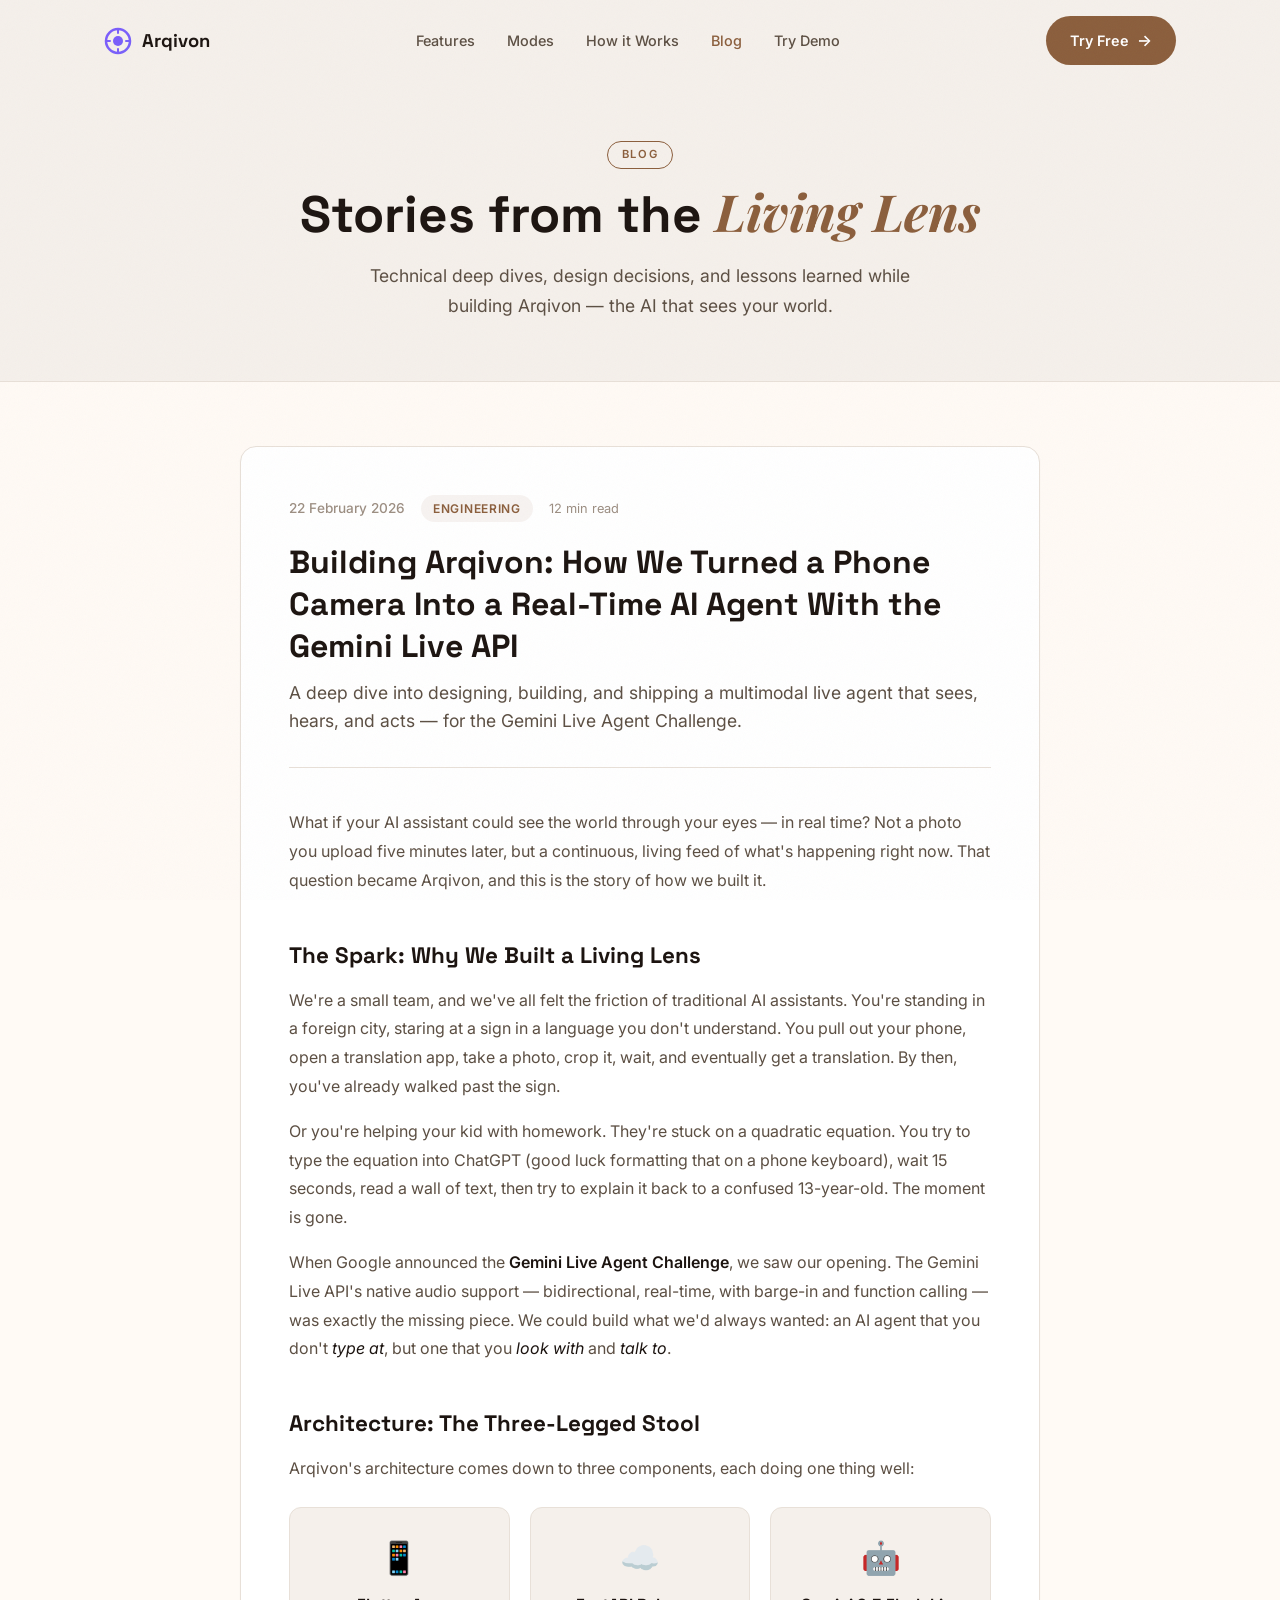
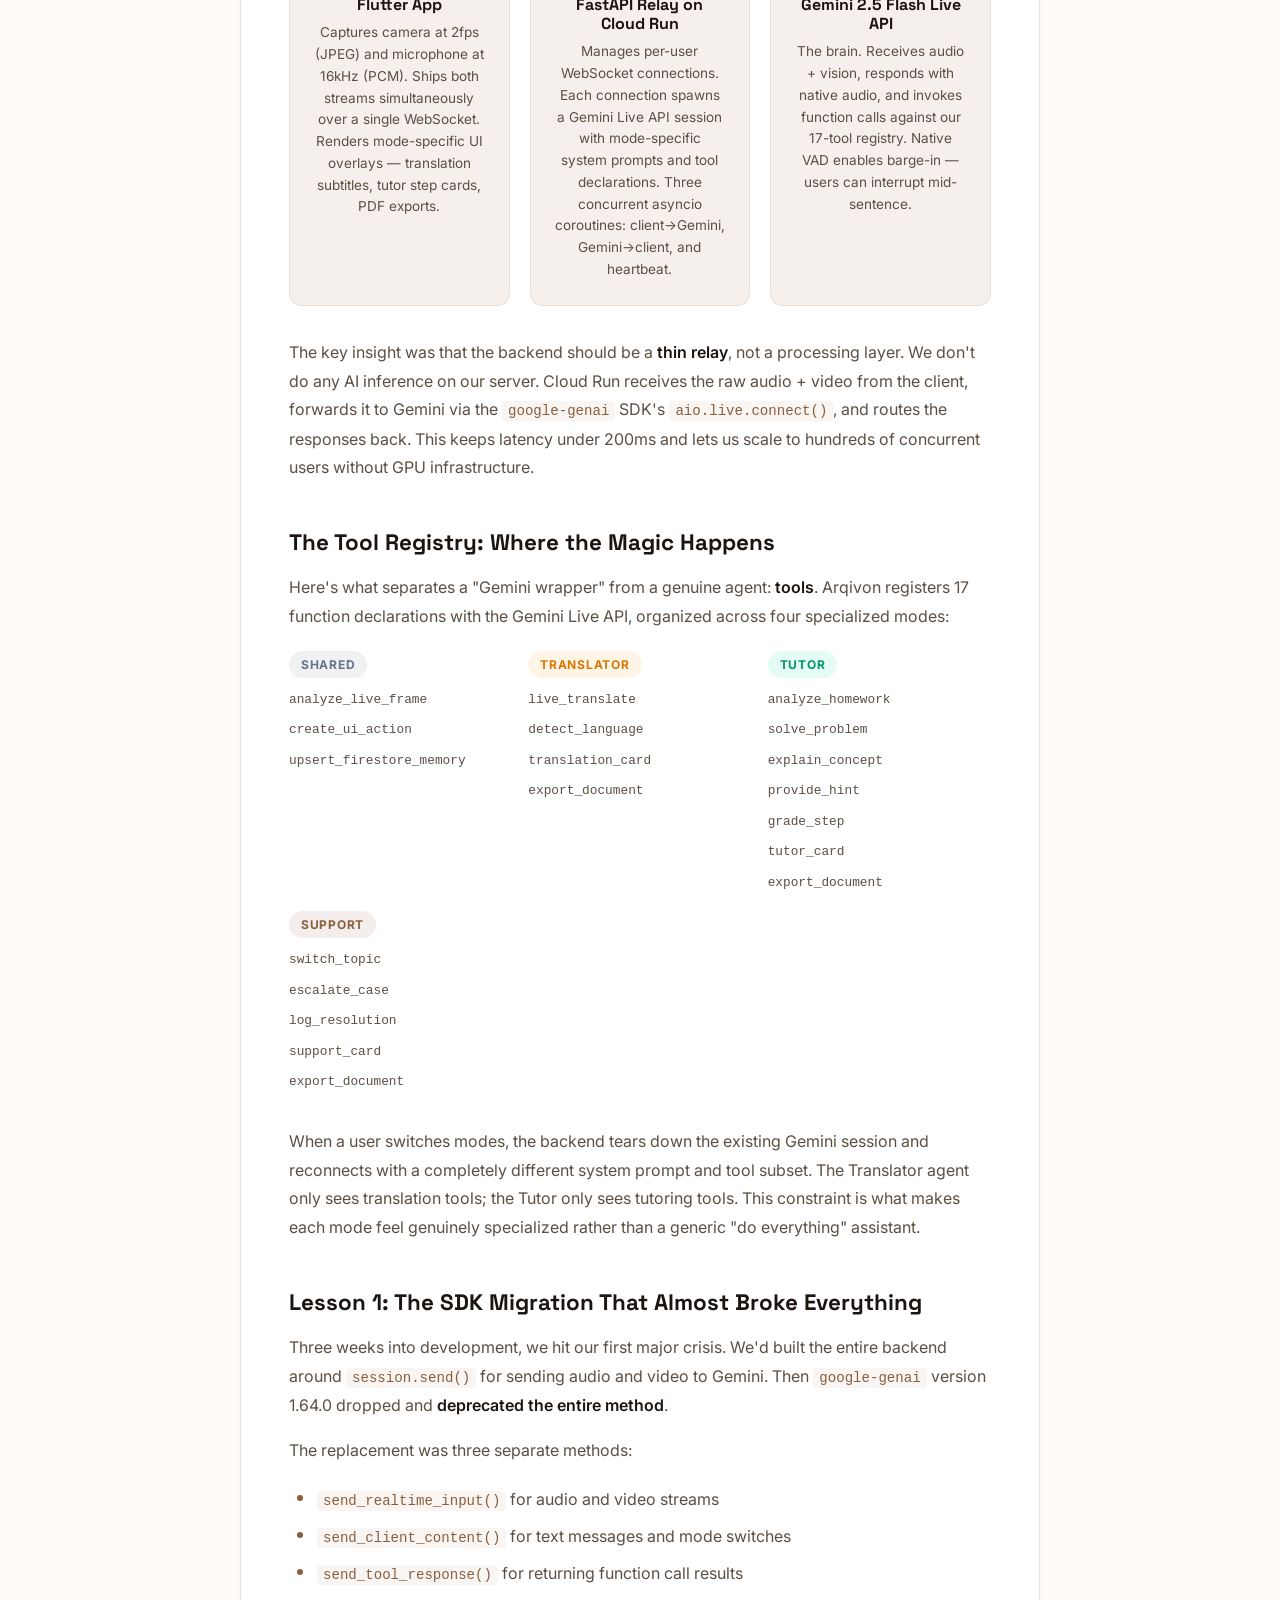
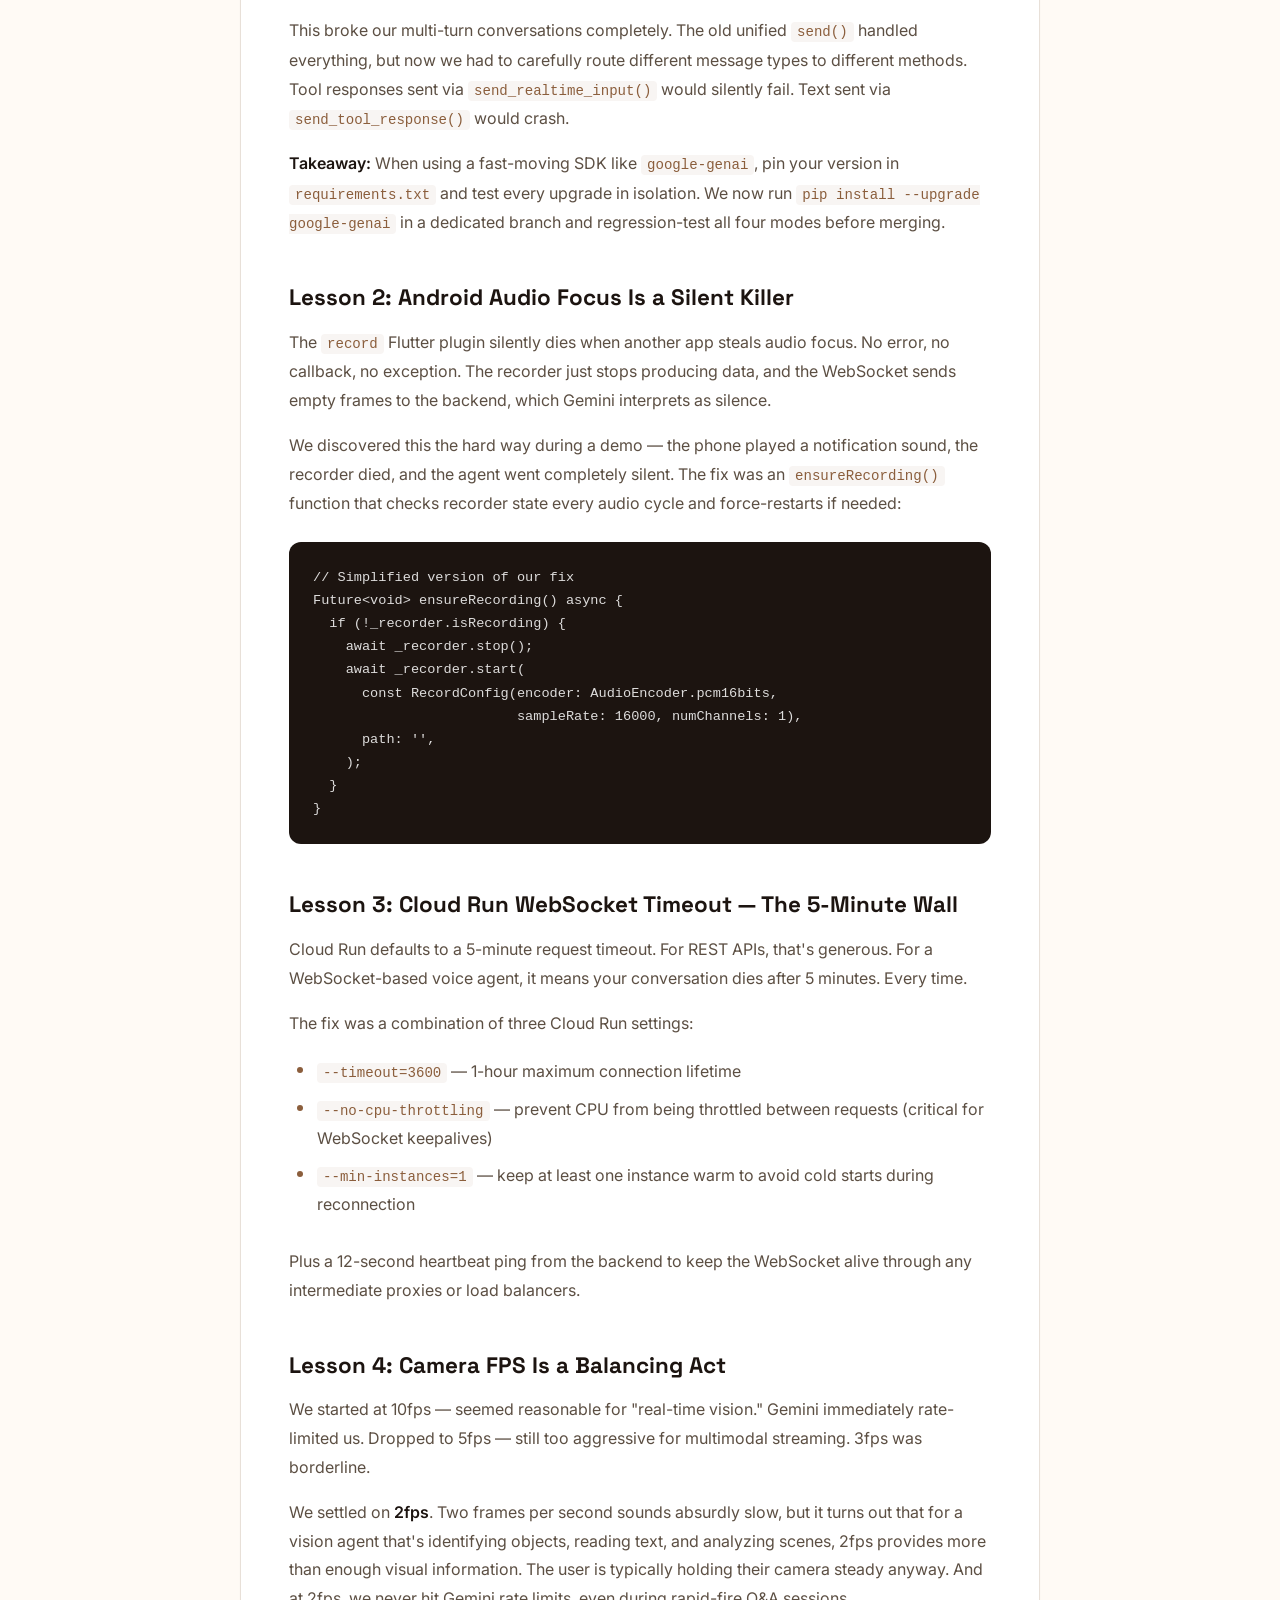
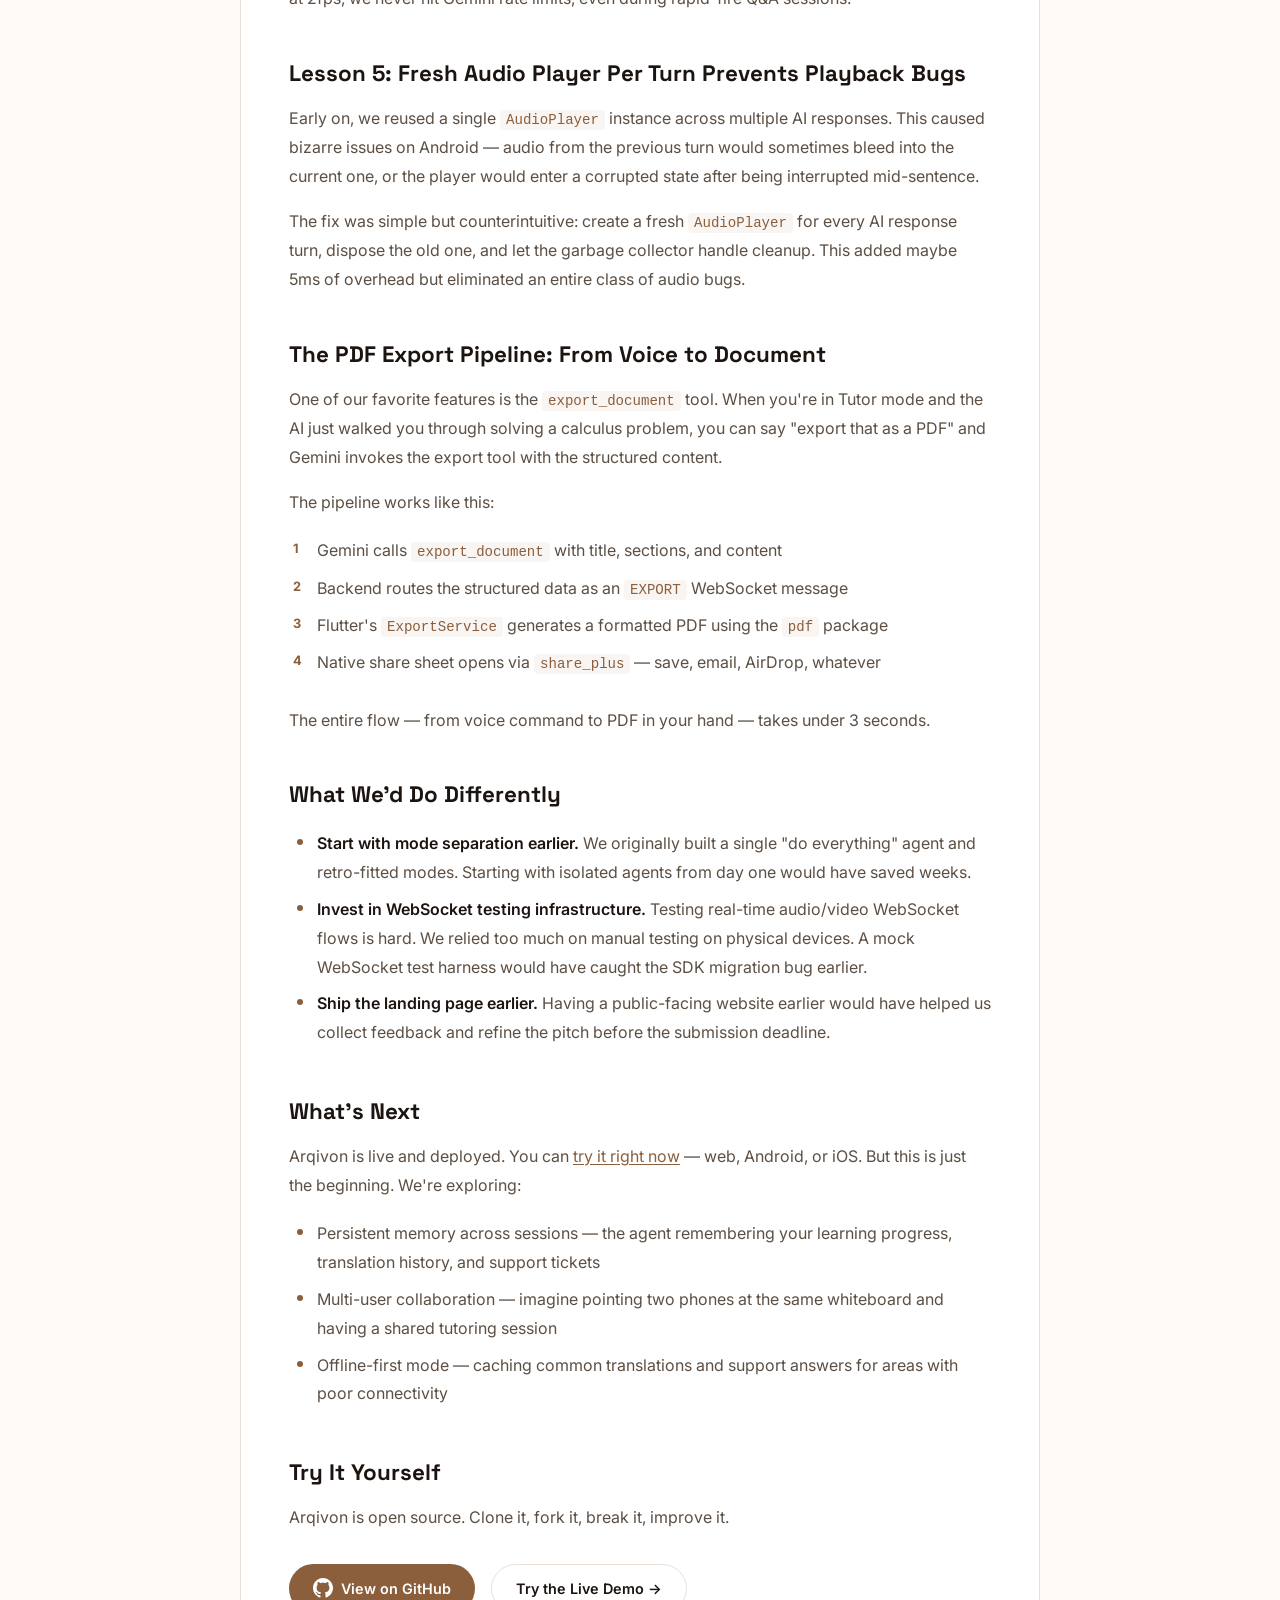
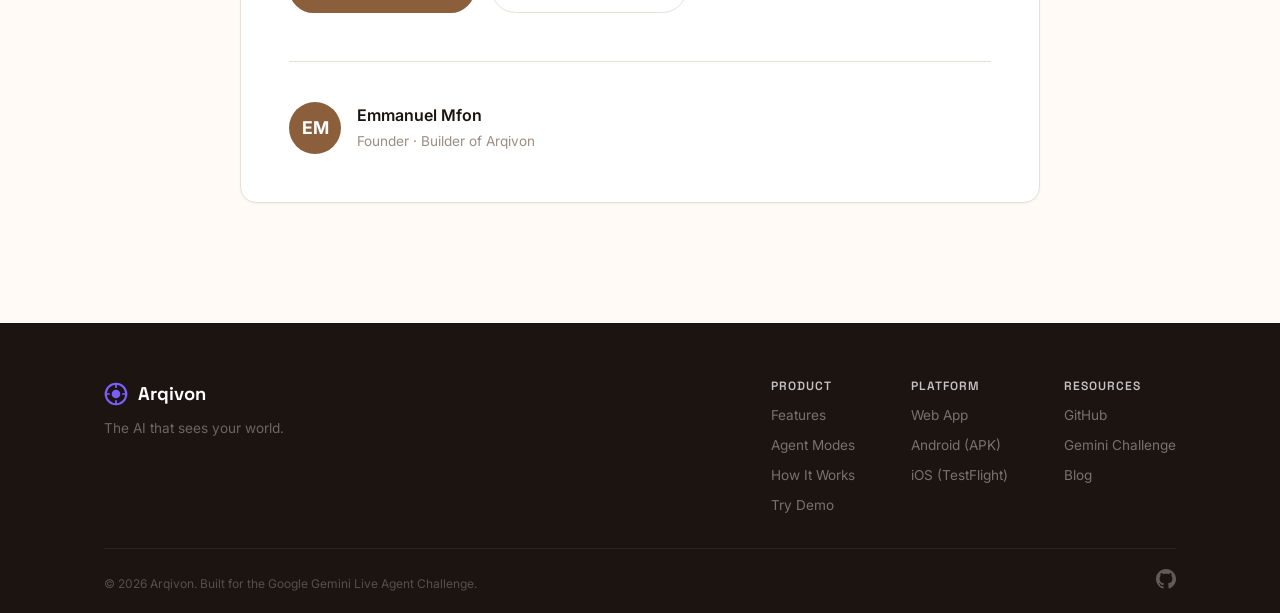
<file: landing/blog.html>
<!DOCTYPE html>
<html lang="en">
<head>
    <meta charset="UTF-8">
    <meta name="viewport" content="width=device-width, initial-scale=1.0">
    <title>Blog — Arqivon</title>
    <meta name="description" content="Behind-the-scenes stories, technical deep dives, and product updates from the Arqivon team.">
    <link rel="preconnect" href="https://fonts.googleapis.com">
    <link rel="preconnect" href="https://fonts.gstatic.com" crossorigin>
    <link href="https://fonts.googleapis.com/css2?family=Inter:wght@300;400;500;600;700;800;900&family=Playfair+Display:ital,wght@0,400;0,700;0,800;0,900;1,400;1,700&family=Space+Grotesk:wght@400;500;600;700&display=swap" rel="stylesheet">
    <link rel="stylesheet" href="styles.css">
    <link rel="stylesheet" href="blog.css">
    <link rel="icon" type="image/svg+xml" href="data:image/svg+xml,<svg xmlns='http://www.w3.org/2000/svg' viewBox='0 0 100 100'><text y='.9em' font-size='90'>🔮</text></svg>">
</head>
<body>

    <!-- ========== NAVBAR ========== -->
    <header class="navbar navbar--scrolled" id="navbar">
        <div class="container navbar__inner">
            <a href="index.html" class="navbar__brand">
                <div class="navbar__logo">
                    <svg width="28" height="28" viewBox="0 0 28 28" fill="none">
                        <circle cx="14" cy="14" r="12" stroke="url(#logo-grad)" stroke-width="2.5"/>
                        <circle cx="14" cy="14" r="5" fill="url(#logo-grad)"/>
                        <path d="M14 2V6M14 22V26M2 14H6M22 14H26" stroke="url(#logo-grad)" stroke-width="2" stroke-linecap="round"/>
                        <defs>
                            <linearGradient id="logo-grad" x1="0" y1="0" x2="28" y2="28">
                                <stop stop-color="#7C5CFC"/>
                                <stop offset="1" stop-color="#00D4AA"/>
                            </linearGradient>
                        </defs>
                    </svg>
                </div>
                <span class="navbar__name">Arqivon</span>
            </a>
            <nav class="navbar__links" id="navLinks">
                <a href="index.html#features" class="navbar__link">Features</a>
                <a href="index.html#modes" class="navbar__link">Modes</a>
                <a href="index.html#how-it-works" class="navbar__link">How it Works</a>
                <a href="blog.html" class="navbar__link" style="color: var(--accent);">Blog</a>
                <a href="index.html#demo" class="navbar__link">Try Demo</a>
            </nav>
            <div class="navbar__actions">
                <a href="index.html#demo" class="btn btn--primary">Try Free <span class="btn__arrow">&rarr;</span></a>
            </div>
            <button class="navbar__hamburger" id="hamburger" aria-label="Menu">
                <span></span><span></span><span></span>
            </button>
        </div>
    </header>

    <!-- ========== BLOG HEADER ========== -->
    <section class="blog-hero">
        <div class="container">
            <span class="section-tag">Blog</span>
            <h1 class="blog-hero__title">Stories from the <span class="gradient-text">Living Lens</span></h1>
            <p class="blog-hero__desc">Technical deep dives, design decisions, and lessons learned while building Arqivon — the AI that sees your world.</p>
        </div>
    </section>

    <!-- ========== BLOG POSTS ========== -->
    <section class="blog-posts">
        <div class="container">

            <!-- Featured Post -->
            <article class="blog-card blog-card--featured" id="building-arqivon">
                <div class="blog-card__meta">
                    <span class="blog-card__date">22 February 2026</span>
                    <span class="blog-card__tag">Engineering</span>
                    <span class="blog-card__read">12 min read</span>
                </div>
                <h2 class="blog-card__title">Building Arqivon: How We Turned a Phone Camera Into a Real-Time AI Agent With the Gemini Live API</h2>
                <p class="blog-card__subtitle">A deep dive into designing, building, and shipping a multimodal live agent that sees, hears, and acts — for the Gemini Live Agent Challenge.</p>

                <div class="blog-content">

                    <p class="blog-content__lead">
                        What if your AI assistant could see the world through your eyes — in real time? Not a photo you upload five minutes later, but a continuous, living feed of what's happening right now. That question became Arqivon, and this is the story of how we built it.
                    </p>

                    <h3>The Spark: Why We Built a Living Lens</h3>
                    <p>
                        We're a small team, and we've all felt the friction of traditional AI assistants. You're standing in a foreign city, staring at a sign in a language you don't understand. You pull out your phone, open a translation app, take a photo, crop it, wait, and eventually get a translation. By then, you've already walked past the sign.
                    </p>
                    <p>
                        Or you're helping your kid with homework. They're stuck on a quadratic equation. You try to type the equation into ChatGPT (good luck formatting that on a phone keyboard), wait 15 seconds, read a wall of text, then try to explain it back to a confused 13-year-old. The moment is gone.
                    </p>
                    <p>
                        When Google announced the <strong>Gemini Live Agent Challenge</strong>, we saw our opening. The Gemini Live API's native audio support — bidirectional, real-time, with barge-in and function calling — was exactly the missing piece. We could build what we'd always wanted: an AI agent that you don't <em>type at</em>, but one that you <em>look with</em> and <em>talk to</em>.
                    </p>

                    <h3>Architecture: The Three-Legged Stool</h3>
                    <p>Arqivon's architecture comes down to three components, each doing one thing well:</p>

                    <div class="blog-arch">
                        <div class="blog-arch__item">
                            <div class="blog-arch__icon">📱</div>
                            <h4>Flutter App</h4>
                            <p>Captures camera at 2fps (JPEG) and microphone at 16kHz (PCM). Ships both streams simultaneously over a single WebSocket. Renders mode-specific UI overlays — translation subtitles, tutor step cards, PDF exports.</p>
                        </div>
                        <div class="blog-arch__item">
                            <div class="blog-arch__icon">☁️</div>
                            <h4>FastAPI Relay on Cloud Run</h4>
                            <p>Manages per-user WebSocket connections. Each connection spawns a Gemini Live API session with mode-specific system prompts and tool declarations. Three concurrent asyncio coroutines: client→Gemini, Gemini→client, and heartbeat.</p>
                        </div>
                        <div class="blog-arch__item">
                            <div class="blog-arch__icon">🤖</div>
                            <h4>Gemini 2.5 Flash Live API</h4>
                            <p>The brain. Receives audio + vision, responds with native audio, and invokes function calls against our 17-tool registry. Native VAD enables barge-in — users can interrupt mid-sentence.</p>
                        </div>
                    </div>

                    <p>
                        The key insight was that the backend should be a <strong>thin relay</strong>, not a processing layer. We don't do any AI inference on our server. Cloud Run receives the raw audio + video from the client, forwards it to Gemini via the <code>google-genai</code> SDK's <code>aio.live.connect()</code>, and routes the responses back. This keeps latency under 200ms and lets us scale to hundreds of concurrent users without GPU infrastructure.
                    </p>

                    <h3>The Tool Registry: Where the Magic Happens</h3>
                    <p>
                        Here's what separates a "Gemini wrapper" from a genuine agent: <strong>tools</strong>. Arqivon registers 17 function declarations with the Gemini Live API, organized across four specialized modes:
                    </p>

                    <div class="blog-tools">
                        <div class="blog-tool">
                            <span class="blog-tool__mode blog-tool__mode--shared">Shared</span>
                            <span class="blog-tool__name">analyze_live_frame</span>
                            <span class="blog-tool__name">create_ui_action</span>
                            <span class="blog-tool__name">upsert_firestore_memory</span>
                        </div>
                        <div class="blog-tool">
                            <span class="blog-tool__mode blog-tool__mode--translator">Translator</span>
                            <span class="blog-tool__name">live_translate</span>
                            <span class="blog-tool__name">detect_language</span>
                            <span class="blog-tool__name">translation_card</span>
                            <span class="blog-tool__name">export_document</span>
                        </div>
                        <div class="blog-tool">
                            <span class="blog-tool__mode blog-tool__mode--tutor">Tutor</span>
                            <span class="blog-tool__name">analyze_homework</span>
                            <span class="blog-tool__name">solve_problem</span>
                            <span class="blog-tool__name">explain_concept</span>
                            <span class="blog-tool__name">provide_hint</span>
                            <span class="blog-tool__name">grade_step</span>
                            <span class="blog-tool__name">tutor_card</span>
                            <span class="blog-tool__name">export_document</span>
                        </div>
                        <div class="blog-tool">
                            <span class="blog-tool__mode blog-tool__mode--support">Support</span>
                            <span class="blog-tool__name">switch_topic</span>
                            <span class="blog-tool__name">escalate_case</span>
                            <span class="blog-tool__name">log_resolution</span>
                            <span class="blog-tool__name">support_card</span>
                            <span class="blog-tool__name">export_document</span>
                        </div>
                    </div>

                    <p>
                        When a user switches modes, the backend tears down the existing Gemini session and reconnects with a completely different system prompt and tool subset. The Translator agent only sees translation tools; the Tutor only sees tutoring tools. This constraint is what makes each mode feel genuinely specialized rather than a generic "do everything" assistant.
                    </p>

                    <h3>Lesson 1: The SDK Migration That Almost Broke Everything</h3>
                    <p>
                        Three weeks into development, we hit our first major crisis. We'd built the entire backend around <code>session.send()</code> for sending audio and video to Gemini. Then <code>google-genai</code> version 1.64.0 dropped and <strong>deprecated the entire method</strong>.
                    </p>
                    <p>
                        The replacement was three separate methods:
                    </p>
                    <ul class="blog-list">
                        <li><code>send_realtime_input()</code> for audio and video streams</li>
                        <li><code>send_client_content()</code> for text messages and mode switches</li>
                        <li><code>send_tool_response()</code> for returning function call results</li>
                    </ul>
                    <p>
                        This broke our multi-turn conversations completely. The old unified <code>send()</code> handled everything, but now we had to carefully route different message types to different methods. Tool responses sent via <code>send_realtime_input()</code> would silently fail. Text sent via <code>send_tool_response()</code> would crash.
                    </p>
                    <p>
                        <strong>Takeaway:</strong> When using a fast-moving SDK like <code>google-genai</code>, pin your version in <code>requirements.txt</code> and test every upgrade in isolation. We now run <code>pip install --upgrade google-genai</code> in a dedicated branch and regression-test all four modes before merging.
                    </p>

                    <h3>Lesson 2: Android Audio Focus Is a Silent Killer</h3>
                    <p>
                        The <code>record</code> Flutter plugin silently dies when another app steals audio focus. No error, no callback, no exception. The recorder just stops producing data, and the WebSocket sends empty frames to the backend, which Gemini interprets as silence.
                    </p>
                    <p>
                        We discovered this the hard way during a demo — the phone played a notification sound, the recorder died, and the agent went completely silent. The fix was an <code>ensureRecording()</code> function that checks recorder state every audio cycle and force-restarts if needed:
                    </p>
                    <pre class="blog-code"><code>// Simplified version of our fix
Future&lt;void&gt; ensureRecording() async {
  if (!_recorder.isRecording) {
    await _recorder.stop();
    await _recorder.start(
      const RecordConfig(encoder: AudioEncoder.pcm16bits,
                         sampleRate: 16000, numChannels: 1),
      path: '',
    );
  }
}</code></pre>

                    <h3>Lesson 3: Cloud Run WebSocket Timeout — The 5-Minute Wall</h3>
                    <p>
                        Cloud Run defaults to a 5-minute request timeout. For REST APIs, that's generous. For a WebSocket-based voice agent, it means your conversation dies after 5 minutes. Every time.
                    </p>
                    <p>
                        The fix was a combination of three Cloud Run settings:
                    </p>
                    <ul class="blog-list">
                        <li><code>--timeout=3600</code> — 1-hour maximum connection lifetime</li>
                        <li><code>--no-cpu-throttling</code> — prevent CPU from being throttled between requests (critical for WebSocket keepalives)</li>
                        <li><code>--min-instances=1</code> — keep at least one instance warm to avoid cold starts during reconnection</li>
                    </ul>
                    <p>
                        Plus a 12-second heartbeat ping from the backend to keep the WebSocket alive through any intermediate proxies or load balancers.
                    </p>

                    <h3>Lesson 4: Camera FPS Is a Balancing Act</h3>
                    <p>
                        We started at 10fps — seemed reasonable for "real-time vision." Gemini immediately rate-limited us. Dropped to 5fps — still too aggressive for multimodal streaming. 3fps was borderline.
                    </p>
                    <p>
                        We settled on <strong>2fps</strong>. Two frames per second sounds absurdly slow, but it turns out that for a vision agent that's identifying objects, reading text, and analyzing scenes, 2fps provides more than enough visual information. The user is typically holding their camera steady anyway. And at 2fps, we never hit Gemini rate limits, even during rapid-fire Q&A sessions.
                    </p>

                    <h3>Lesson 5: Fresh Audio Player Per Turn Prevents Playback Bugs</h3>
                    <p>
                        Early on, we reused a single <code>AudioPlayer</code> instance across multiple AI responses. This caused bizarre issues on Android — audio from the previous turn would sometimes bleed into the current one, or the player would enter a corrupted state after being interrupted mid-sentence.
                    </p>
                    <p>
                        The fix was simple but counterintuitive: create a fresh <code>AudioPlayer</code> for every AI response turn, dispose the old one, and let the garbage collector handle cleanup. This added maybe 5ms of overhead but eliminated an entire class of audio bugs.
                    </p>

                    <h3>The PDF Export Pipeline: From Voice to Document</h3>
                    <p>
                        One of our favorite features is the <code>export_document</code> tool. When you're in Tutor mode and the AI just walked you through solving a calculus problem, you can say "export that as a PDF" and Gemini invokes the export tool with the structured content.
                    </p>
                    <p>
                        The pipeline works like this:
                    </p>
                    <ol class="blog-list blog-list--numbered">
                        <li>Gemini calls <code>export_document</code> with title, sections, and content</li>
                        <li>Backend routes the structured data as an <code>EXPORT</code> WebSocket message</li>
                        <li>Flutter's <code>ExportService</code> generates a formatted PDF using the <code>pdf</code> package</li>
                        <li>Native share sheet opens via <code>share_plus</code> — save, email, AirDrop, whatever</li>
                    </ol>
                    <p>
                        The entire flow — from voice command to PDF in your hand — takes under 3 seconds.
                    </p>

                    <h3>What We'd Do Differently</h3>
                    <ul class="blog-list">
                        <li><strong>Start with mode separation earlier.</strong> We originally built a single "do everything" agent and retro-fitted modes. Starting with isolated agents from day one would have saved weeks.</li>
                        <li><strong>Invest in WebSocket testing infrastructure.</strong> Testing real-time audio/video WebSocket flows is hard. We relied too much on manual testing on physical devices. A mock WebSocket test harness would have caught the SDK migration bug earlier.</li>
                        <li><strong>Ship the landing page earlier.</strong> Having a public-facing website earlier would have helped us collect feedback and refine the pitch before the submission deadline.</li>
                    </ul>

                    <h3>What's Next</h3>
                    <p>
                        Arqivon is live and deployed. You can <a href="index.html#demo">try it right now</a> — web, Android, or iOS. But this is just the beginning. We're exploring:
                    </p>
                    <ul class="blog-list">
                        <li>Persistent memory across sessions — the agent remembering your learning progress, translation history, and support tickets</li>
                        <li>Multi-user collaboration — imagine pointing two phones at the same whiteboard and having a shared tutoring session</li>
                        <li>Offline-first mode — caching common translations and support answers for areas with poor connectivity</li>
                    </ul>

                    <h3>Try It Yourself</h3>
                    <p>
                        Arqivon is open source. Clone it, fork it, break it, improve it.
                    </p>
                    <div class="blog-cta-links">
                        <a href="https://github.com/Medialordofficial/Arqivon" target="_blank" class="btn btn--primary">
                            <svg width="20" height="20" viewBox="0 0 24 24" fill="currentColor"><path d="M12 0c-6.626 0-12 5.373-12 12 0 5.302 3.438 9.8 8.207 11.387.599.111.793-.261.793-.577v-2.234c-3.338.726-4.033-1.416-4.033-1.416-.546-1.387-1.333-1.756-1.333-1.756-1.089-.745.083-.729.083-.729 1.205.084 1.839 1.237 1.839 1.237 1.07 1.834 2.807 1.304 3.492.997.107-.775.418-1.305.762-1.604-2.665-.305-5.467-1.334-5.467-5.931 0-1.311.469-2.381 1.236-3.221-.124-.303-.535-1.524.117-3.176 0 0 1.008-.322 3.301 1.23.957-.266 1.983-.399 3.003-.404 1.02.005 2.047.138 3.006.404 2.291-1.552 3.297-1.23 3.297-1.23.653 1.653.242 2.874.118 3.176.77.84 1.235 1.911 1.235 3.221 0 4.609-2.807 5.624-5.479 5.921.43.372.823 1.102.823 2.222v3.293c0 .319.192.694.801.576 4.765-1.589 8.199-6.086 8.199-11.386 0-6.627-5.373-12-12-12z"/></svg>
                            View on GitHub
                        </a>
                        <a href="index.html#demo" class="btn btn--outline">Try the Live Demo &rarr;</a>
                    </div>

                    <div class="blog-author">
                        <div class="blog-author__avatar">EM</div>
                        <div class="blog-author__info">
                            <strong>Emmanuel Mfon</strong>
                            <span>Founder &middot; Builder of Arqivon</span>
                        </div>
                    </div>
                </div>
            </article>

        </div>
    </section>

    <!-- ========== FOOTER ========== -->
    <footer class="footer">
        <div class="container">
            <div class="footer__inner">
                <div class="footer__brand">
                    <a href="index.html" class="navbar__brand">
                        <div class="navbar__logo">
                            <svg width="24" height="24" viewBox="0 0 28 28" fill="none">
                                <circle cx="14" cy="14" r="12" stroke="url(#lg-f)" stroke-width="2.5"/>
                                <circle cx="14" cy="14" r="5" fill="url(#lg-f)"/>
                                <path d="M14 2V6M14 22V26M2 14H6M22 14H26" stroke="url(#lg-f)" stroke-width="2" stroke-linecap="round"/>
                                <defs><linearGradient id="lg-f" x1="0" y1="0" x2="28" y2="28"><stop stop-color="#7C5CFC"/><stop offset="1" stop-color="#00D4AA"/></linearGradient></defs>
                            </svg>
                        </div>
                        <span class="navbar__name">Arqivon</span>
                    </a>
                    <p class="footer__tagline">The AI that sees your world.</p>
                </div>
                <div class="footer__links">
                    <div class="footer__col">
                        <h4>Product</h4>
                        <a href="index.html#features">Features</a>
                        <a href="index.html#modes">Agent Modes</a>
                        <a href="index.html#how-it-works">How It Works</a>
                        <a href="index.html#demo">Try Demo</a>
                    </div>
                    <div class="footer__col">
                        <h4>Platform</h4>
                        <a href="https://arqivon-inc.web.app" target="_blank">Web App</a>
                        <a href="#">Android (APK)</a>
                        <a href="#">iOS (TestFlight)</a>
                    </div>
                    <div class="footer__col">
                        <h4>Resources</h4>
                        <a href="https://github.com/Medialordofficial/Arqivon" target="_blank">GitHub</a>
                        <a href="https://geminiliveagentchallenge.devpost.com/" target="_blank">Gemini Challenge</a>
                        <a href="blog.html">Blog</a>
                    </div>
                </div>
            </div>
            <div class="footer__bottom">
                <p>&copy; 2026 Arqivon. Built for the Google Gemini Live Agent Challenge.</p>
                <div class="footer__socials">
                    <a href="https://github.com/Medialordofficial/Arqivon" target="_blank" aria-label="GitHub">
                        <svg width="20" height="20" viewBox="0 0 24 24" fill="currentColor"><path d="M12 0c-6.626 0-12 5.373-12 12 0 5.302 3.438 9.8 8.207 11.387.599.111.793-.261.793-.577v-2.234c-3.338.726-4.033-1.416-4.033-1.416-.546-1.387-1.333-1.756-1.333-1.756-1.089-.745.083-.729.083-.729 1.205.084 1.839 1.237 1.839 1.237 1.07 1.834 2.807 1.304 3.492.997.107-.775.418-1.305.762-1.604-2.665-.305-5.467-1.334-5.467-5.931 0-1.311.469-2.381 1.236-3.221-.124-.303-.535-1.524.117-3.176 0 0 1.008-.322 3.301 1.23.957-.266 1.983-.399 3.003-.404 1.02.005 2.047.138 3.006.404 2.291-1.552 3.297-1.23 3.297-1.23.653 1.653.242 2.874.118 3.176.77.84 1.235 1.911 1.235 3.221 0 4.609-2.807 5.624-5.479 5.921.43.372.823 1.102.823 2.222v3.293c0 .319.192.694.801.576 4.765-1.589 8.199-6.086 8.199-11.386 0-6.627-5.373-12-12-12z"/></svg>
                    </a>
                </div>
            </div>
        </div>
    </footer>

    <script>
    // Navbar scroll
    const navbar = document.getElementById('navbar');
    window.addEventListener('scroll', () => {
        navbar.classList.toggle('navbar--scrolled', window.scrollY > 50);
    });

    // Mobile menu
    const hamburger = document.getElementById('hamburger');
    if (hamburger) {
        hamburger.addEventListener('click', () => {
            hamburger.classList.toggle('active');
            document.body.style.overflow = hamburger.classList.contains('active') ? 'hidden' : '';
        });
    }
    </script>
</body>
</html>
</file>
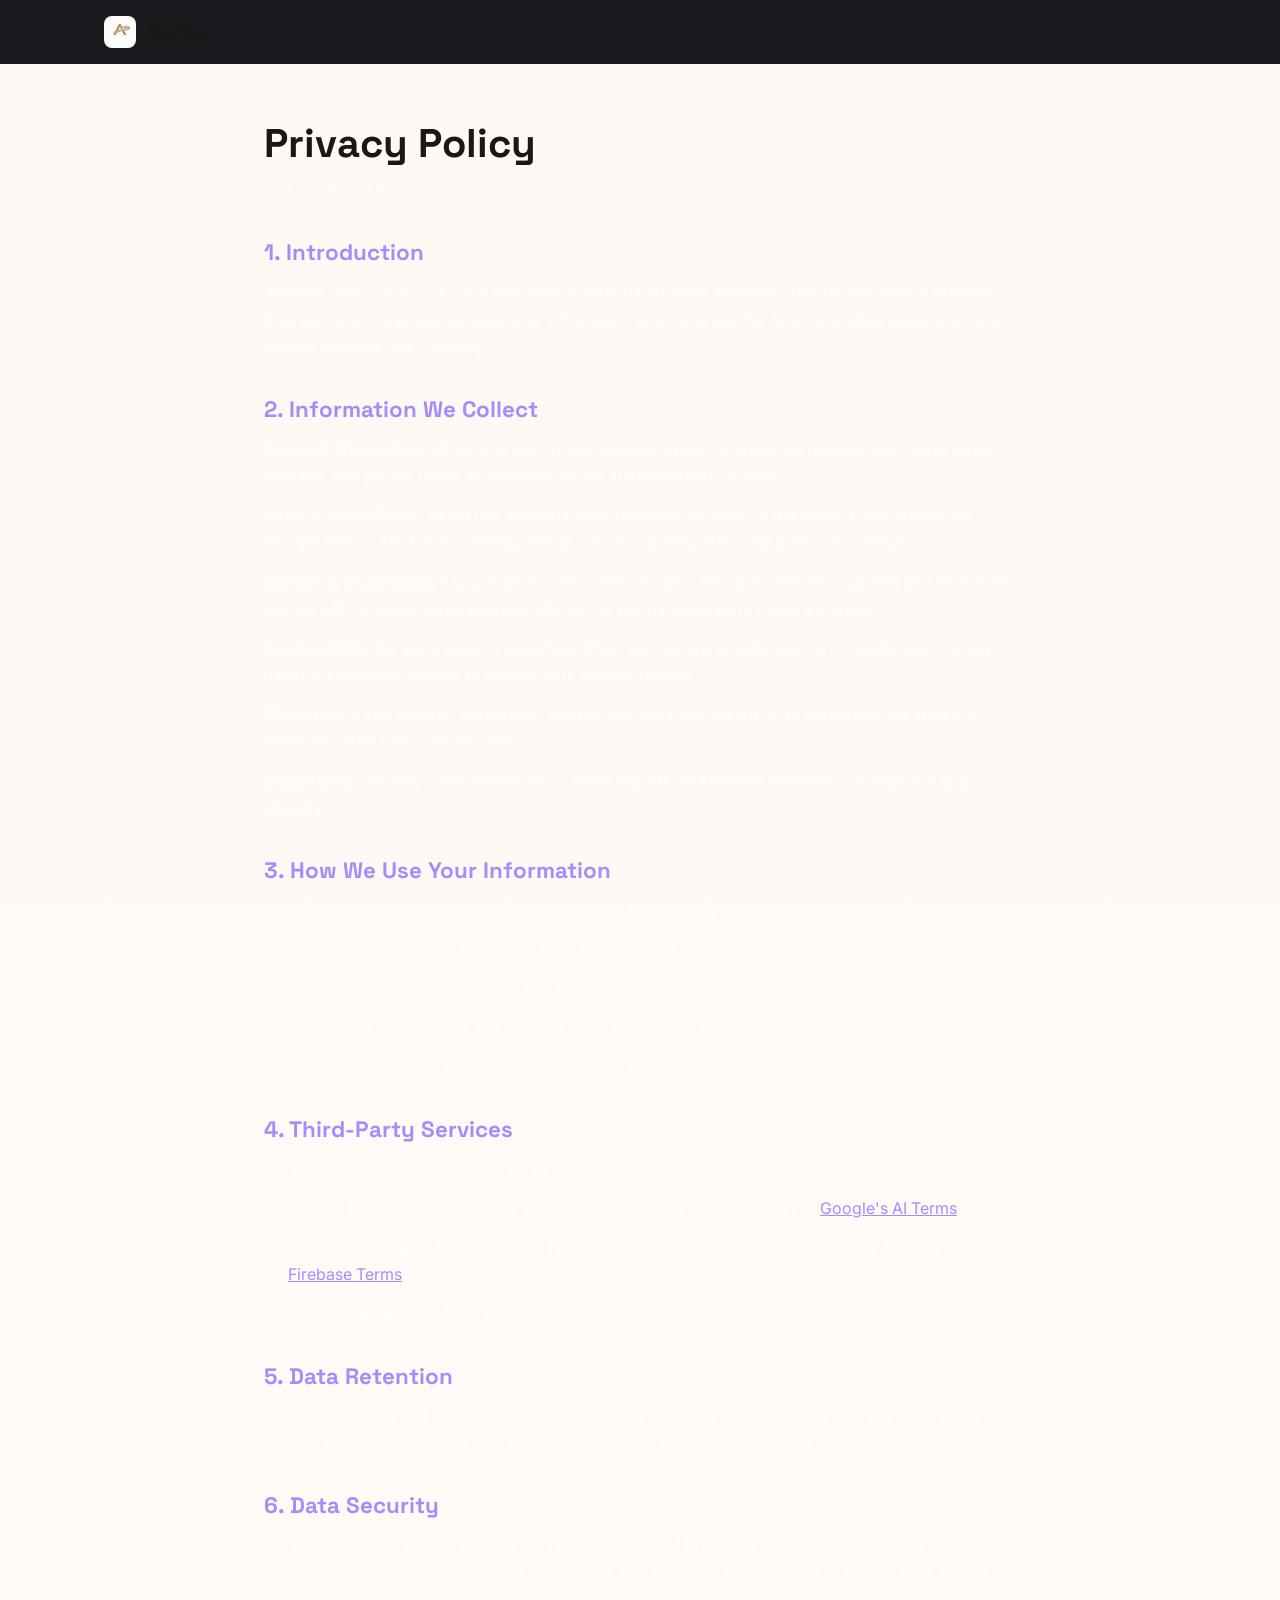
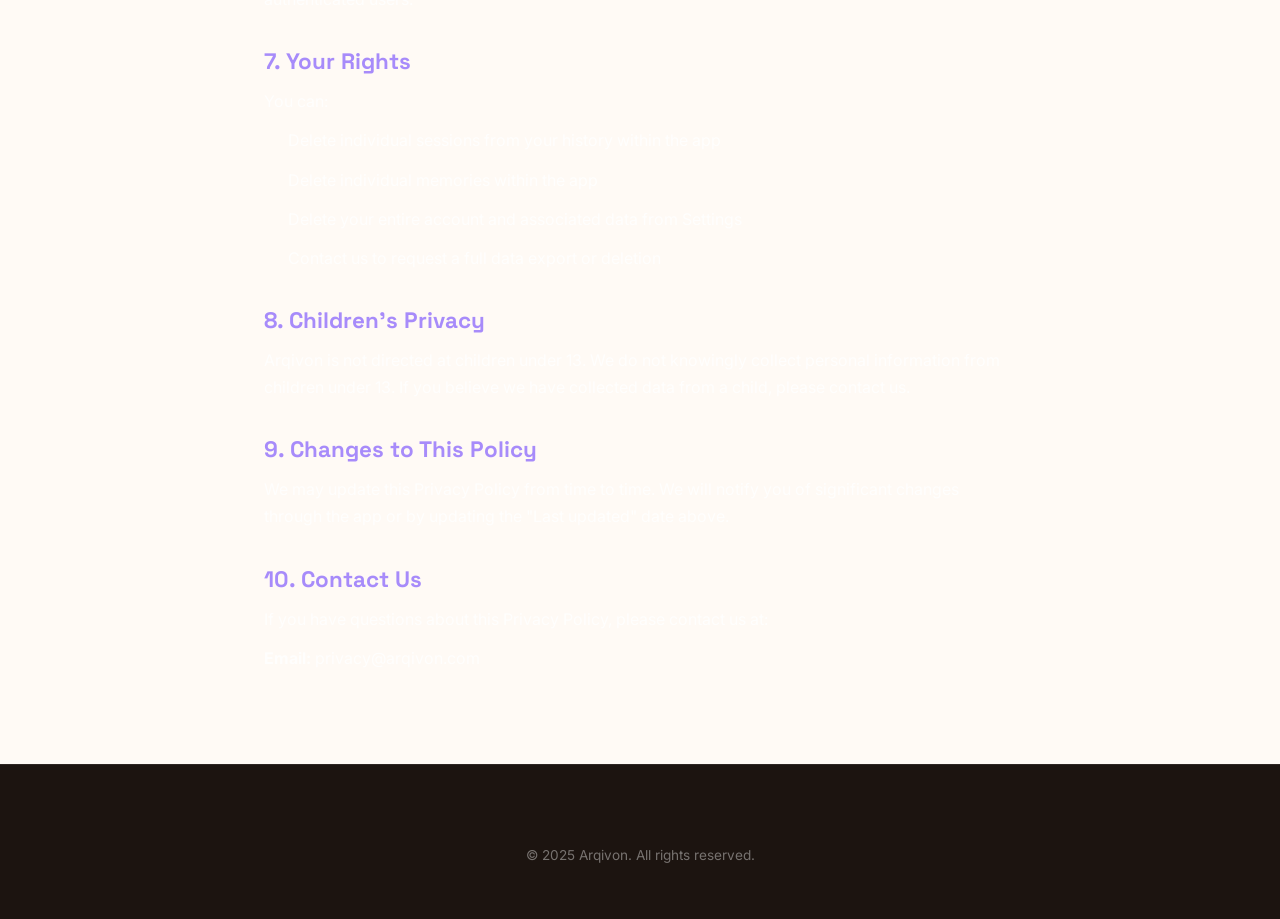
<file: landing/privacy.html>
<!DOCTYPE html>
<html lang="en">
<head>
    <meta charset="UTF-8">
    <meta name="viewport" content="width=device-width, initial-scale=1.0">
    <title>Privacy Policy — Arqivon</title>
    <meta name="description" content="Privacy Policy for the Arqivon AI voice assistant application.">
    <link rel="preconnect" href="https://fonts.googleapis.com">
    <link rel="preconnect" href="https://fonts.gstatic.com" crossorigin>
    <link href="https://fonts.googleapis.com/css2?family=Inter:wght@300;400;500;600;700&family=Space+Grotesk:wght@400;500;600;700&display=swap" rel="stylesheet">
    <link rel="stylesheet" href="styles.css">
    <link rel="icon" type="image/png" href="assets/images/logo.png">
    <style>
        .legal { max-width: 800px; margin: 0 auto; padding: 120px 24px 80px; }
        .legal h1 { font-family: 'Space Grotesk', sans-serif; font-size: 2.5rem; margin-bottom: 8px; }
        .legal .updated { color: rgba(255,255,255,0.5); font-size: 0.9rem; margin-bottom: 40px; }
        .legal h2 { font-family: 'Space Grotesk', sans-serif; font-size: 1.4rem; margin-top: 36px; margin-bottom: 12px; color: #a78bfa; }
        .legal p, .legal li { font-family: 'Inter', sans-serif; line-height: 1.7; color: rgba(255,255,255,0.8); margin-bottom: 12px; }
        .legal ul { padding-left: 24px; }
        .legal a { color: #a78bfa; text-decoration: underline; }
    </style>
</head>
<body>
    <!-- Minimal navbar -->
    <header class="navbar" style="position: fixed; top: 0; width: 100%; z-index: 100; background: rgba(10,10,15,0.95); backdrop-filter: blur(12px);">
        <div class="container navbar__inner">
            <a href="/" class="navbar__brand">
                <img src="assets/images/logo-128.png" alt="Arqivon" width="32" height="32" class="navbar__logo-img">
                <span class="navbar__name">Arqivon</span>
            </a>
        </div>
    </header>

    <main class="legal">
        <h1>Privacy Policy</h1>
        <p class="updated">Last updated: July 2025</p>

        <h2>1. Introduction</h2>
        <p>Arqivon ("we", "our", "us") is a real-time multimodal AI voice assistant. This Privacy Policy explains how we collect, use, and protect your information when you use the Arqivon mobile application and related services (the "Service").</p>

        <h2>2. Information We Collect</h2>
        <p><strong>Account Information:</strong> When you sign in with Google, Apple, or email, we receive your name, email address, and profile photo as provided by the authentication provider.</p>
        <p><strong>Voice & Audio Data:</strong> During live sessions, your microphone audio is streamed in real time to the Google Gemini API for processing. We do not permanently store raw audio recordings.</p>
        <p><strong>Camera & Image Data:</strong> If you enable audio+video mode, camera frames are captured and sent to the Gemini API for visual understanding. We do not permanently store camera images.</p>
        <p><strong>Session Data:</strong> We store session metadata (titles, summaries, timestamps, turn counts, agent mode used) in Firebase Firestore to display your session history.</p>
        <p><strong>Memories:</strong> If you use the "remember" feature, the facts you ask the AI to remember are stored in Firestore under your user account.</p>
        <p><strong>Usage Data:</strong> We may collect anonymous crash reports via Firebase Crashlytics to improve app stability.</p>

        <h2>3. How We Use Your Information</h2>
        <ul>
            <li>To provide and operate the AI voice assistant functionality</li>
            <li>To process your voice and camera input through the Google Gemini API</li>
            <li>To display your session history and stored memories</li>
            <li>To improve app stability and fix bugs via crash analytics</li>
            <li>To authenticate your identity and secure your account</li>
        </ul>

        <h2>4. Third-Party Services</h2>
        <p>We use the following third-party services:</p>
        <ul>
            <li><strong>Google Gemini API:</strong> Processes voice, text, and image inputs. Subject to <a href="https://ai.google.dev/terms" target="_blank">Google's AI Terms</a>.</li>
            <li><strong>Firebase (Google):</strong> Authentication, Firestore database, Crashlytics, and Hosting. Subject to <a href="https://firebase.google.com/terms" target="_blank">Firebase Terms</a>.</li>
            <li><strong>Google Cloud Run:</strong> Hosts our backend servers.</li>
        </ul>

        <h2>5. Data Retention</h2>
        <p>Session metadata and memories are retained until you delete them or delete your account. Voice and camera data are processed in real time and not permanently stored on our servers.</p>

        <h2>6. Data Security</h2>
        <p>We use industry-standard security measures including HTTPS/TLS encryption for all data in transit, Firebase Authentication for identity verification, and Firestore security rules to restrict data access to authenticated users.</p>

        <h2>7. Your Rights</h2>
        <p>You can:</p>
        <ul>
            <li>Delete individual sessions from your history within the app</li>
            <li>Delete individual memories within the app</li>
            <li>Delete your entire account and associated data from Settings</li>
            <li>Contact us to request a full data export or deletion</li>
        </ul>

        <h2>8. Children's Privacy</h2>
        <p>Arqivon is not directed at children under 13. We do not knowingly collect personal information from children under 13. If you believe we have collected data from a child, please contact us.</p>

        <h2>9. Changes to This Policy</h2>
        <p>We may update this Privacy Policy from time to time. We will notify you of significant changes through the app or by updating the "Last updated" date above.</p>

        <h2>10. Contact Us</h2>
        <p>If you have questions about this Privacy Policy, please contact us at:</p>
        <p><strong>Email:</strong> privacy@arqivon.com</p>
    </main>

    <footer class="footer" style="border-top: 1px solid rgba(255,255,255,0.08);">
        <div class="container" style="padding: 24px 0; text-align: center;">
            <p style="color: rgba(255,255,255,0.4); font-size: 0.85rem;">&copy; 2025 Arqivon. All rights reserved.</p>
        </div>
    </footer>
</body>
</html>
</file>
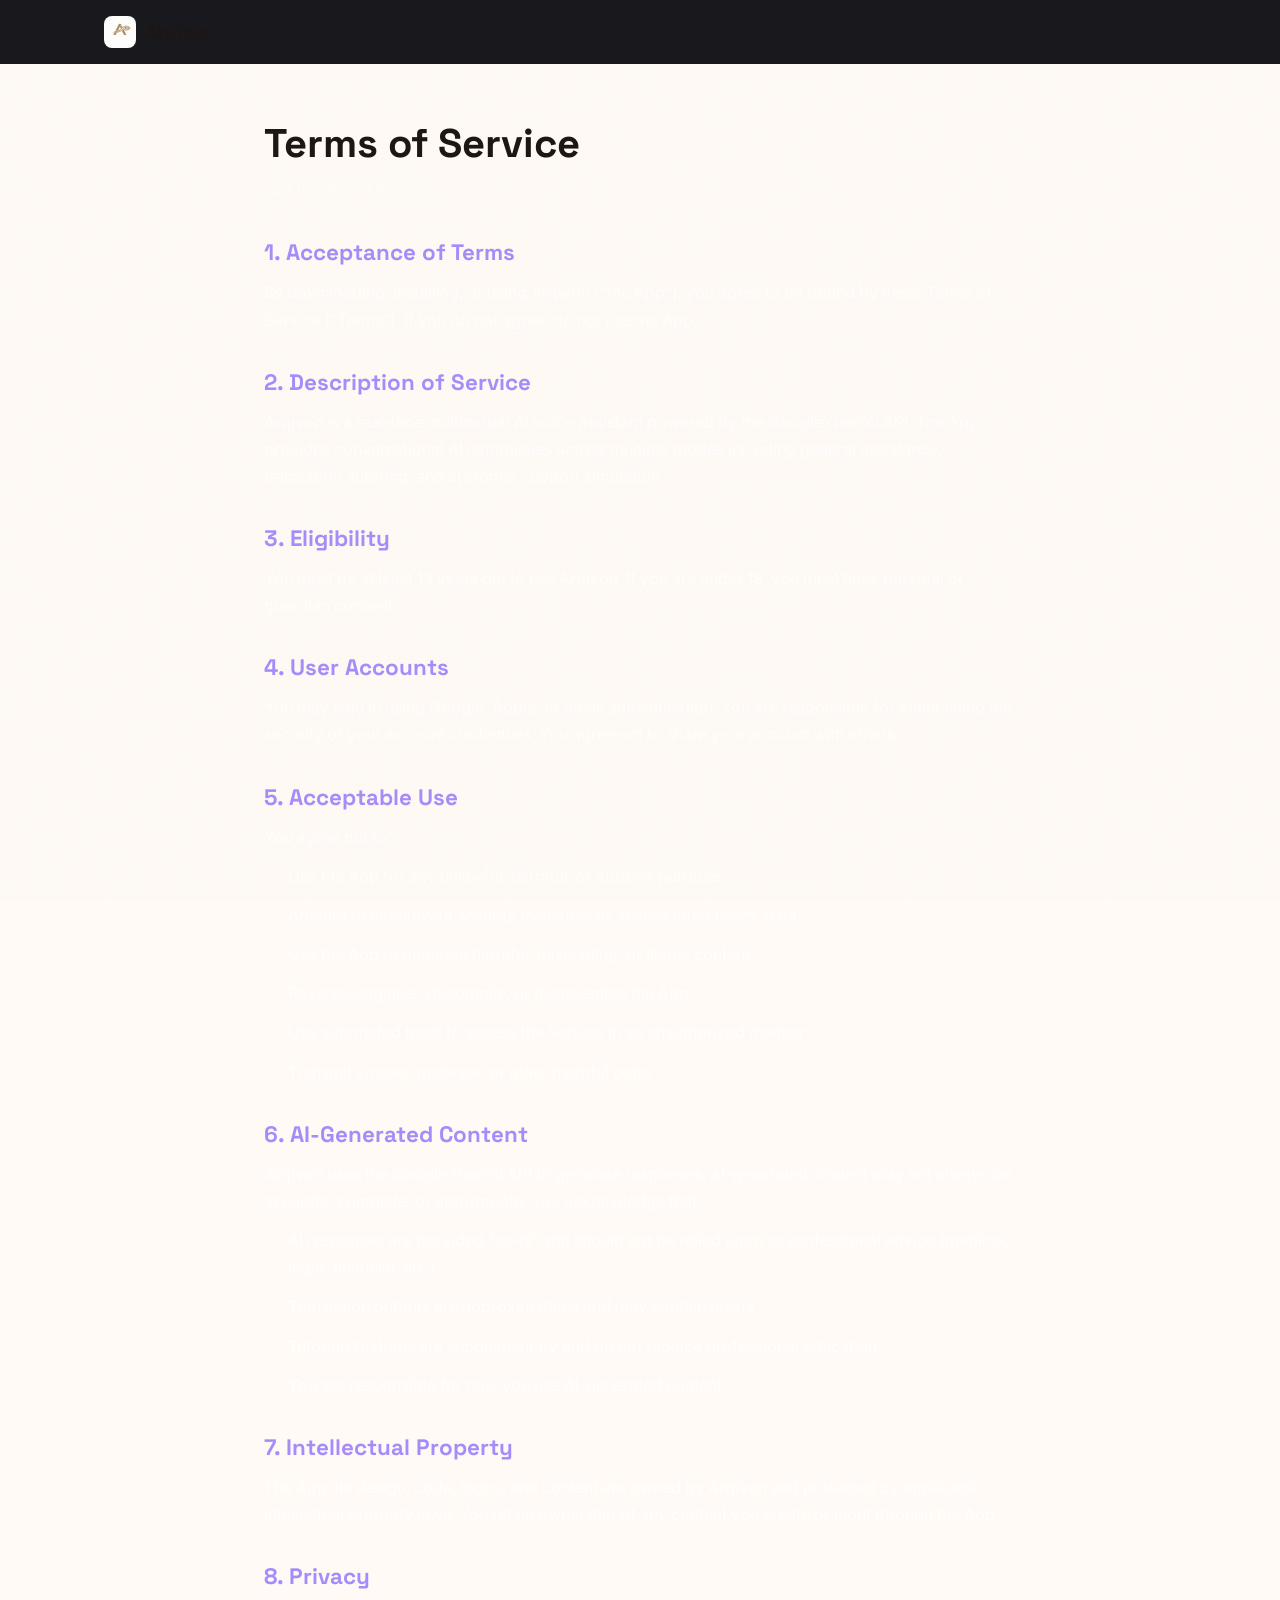
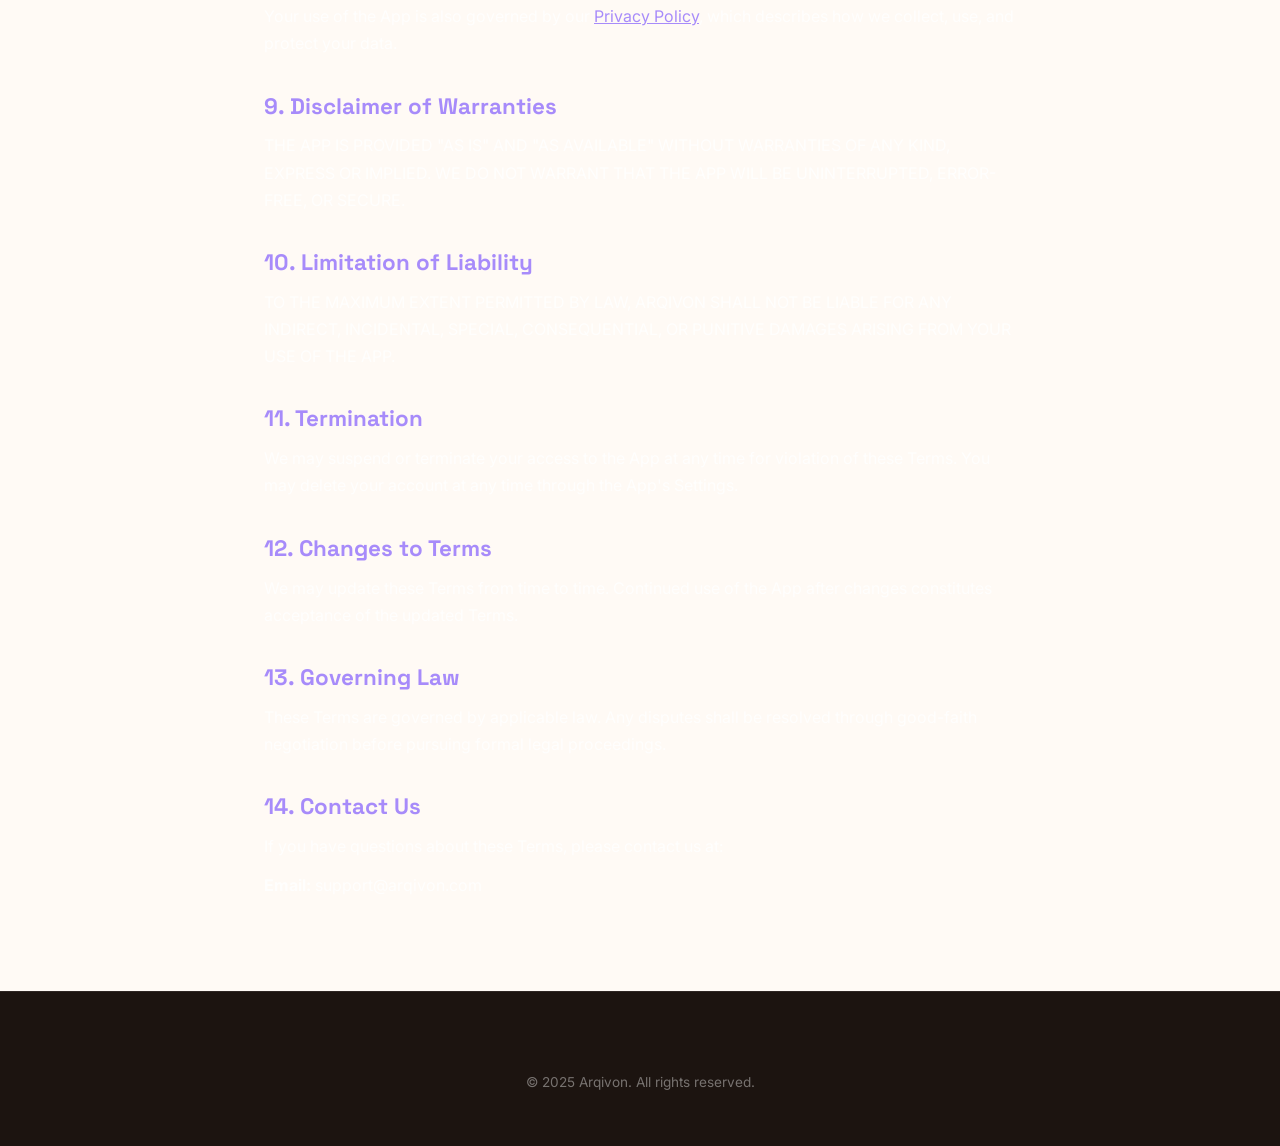
<file: landing/terms.html>
<!DOCTYPE html>
<html lang="en">
<head>
    <meta charset="UTF-8">
    <meta name="viewport" content="width=device-width, initial-scale=1.0">
    <title>Terms of Service — Arqivon</title>
    <meta name="description" content="Terms of Service for the Arqivon AI voice assistant application.">
    <link rel="preconnect" href="https://fonts.googleapis.com">
    <link rel="preconnect" href="https://fonts.gstatic.com" crossorigin>
    <link href="https://fonts.googleapis.com/css2?family=Inter:wght@300;400;500;600;700&family=Space+Grotesk:wght@400;500;600;700&display=swap" rel="stylesheet">
    <link rel="stylesheet" href="styles.css">
    <link rel="icon" type="image/png" href="assets/images/logo.png">
    <style>
        .legal { max-width: 800px; margin: 0 auto; padding: 120px 24px 80px; }
        .legal h1 { font-family: 'Space Grotesk', sans-serif; font-size: 2.5rem; margin-bottom: 8px; }
        .legal .updated { color: rgba(255,255,255,0.5); font-size: 0.9rem; margin-bottom: 40px; }
        .legal h2 { font-family: 'Space Grotesk', sans-serif; font-size: 1.4rem; margin-top: 36px; margin-bottom: 12px; color: #a78bfa; }
        .legal p, .legal li { font-family: 'Inter', sans-serif; line-height: 1.7; color: rgba(255,255,255,0.8); margin-bottom: 12px; }
        .legal ul { padding-left: 24px; }
        .legal a { color: #a78bfa; text-decoration: underline; }
    </style>
</head>
<body>
    <!-- Minimal navbar -->
    <header class="navbar" style="position: fixed; top: 0; width: 100%; z-index: 100; background: rgba(10,10,15,0.95); backdrop-filter: blur(12px);">
        <div class="container navbar__inner">
            <a href="/" class="navbar__brand">
                <img src="assets/images/logo-128.png" alt="Arqivon" width="32" height="32" class="navbar__logo-img">
                <span class="navbar__name">Arqivon</span>
            </a>
        </div>
    </header>

    <main class="legal">
        <h1>Terms of Service</h1>
        <p class="updated">Last updated: July 2025</p>

        <h2>1. Acceptance of Terms</h2>
        <p>By downloading, installing, or using Arqivon ("the App"), you agree to be bound by these Terms of Service ("Terms"). If you do not agree, do not use the App.</p>

        <h2>2. Description of Service</h2>
        <p>Arqivon is a real-time multimodal AI voice assistant powered by the Google Gemini API. The App provides conversational AI capabilities across multiple modes including general assistance, translation, tutoring, and customer support simulation.</p>

        <h2>3. Eligibility</h2>
        <p>You must be at least 13 years old to use Arqivon. If you are under 18, you must have parental or guardian consent.</p>

        <h2>4. User Accounts</h2>
        <p>You may sign in using Google, Apple, or email authentication. You are responsible for maintaining the security of your account credentials. You agree not to share your account with others.</p>

        <h2>5. Acceptable Use</h2>
        <p>You agree not to:</p>
        <ul>
            <li>Use the App for any unlawful, harmful, or abusive purpose</li>
            <li>Attempt to circumvent security measures or access other users' data</li>
            <li>Use the App to generate harmful, misleading, or illegal content</li>
            <li>Reverse-engineer, decompile, or disassemble the App</li>
            <li>Use automated tools to access the Service in an unauthorized manner</li>
            <li>Transmit viruses, malware, or other harmful code</li>
        </ul>

        <h2>6. AI-Generated Content</h2>
        <p>Arqivon uses the Google Gemini API to generate responses. AI-generated content may not always be accurate, complete, or appropriate. You acknowledge that:</p>
        <ul>
            <li>AI responses are provided "as-is" and should not be relied upon as professional advice (medical, legal, financial, etc.)</li>
            <li>Translation outputs are approximations and may contain errors</li>
            <li>Tutoring features are supplementary and do not replace professional education</li>
            <li>You are responsible for how you use AI-generated content</li>
        </ul>

        <h2>7. Intellectual Property</h2>
        <p>The App, its design, code, logos, and content are owned by Arqivon and protected by applicable intellectual property laws. You retain ownership of any content you create or input through the App.</p>

        <h2>8. Privacy</h2>
        <p>Your use of the App is also governed by our <a href="/privacy">Privacy Policy</a>, which describes how we collect, use, and protect your data.</p>

        <h2>9. Disclaimer of Warranties</h2>
        <p>THE APP IS PROVIDED "AS IS" AND "AS AVAILABLE" WITHOUT WARRANTIES OF ANY KIND, EXPRESS OR IMPLIED. WE DO NOT WARRANT THAT THE APP WILL BE UNINTERRUPTED, ERROR-FREE, OR SECURE.</p>

        <h2>10. Limitation of Liability</h2>
        <p>TO THE MAXIMUM EXTENT PERMITTED BY LAW, ARQIVON SHALL NOT BE LIABLE FOR ANY INDIRECT, INCIDENTAL, SPECIAL, CONSEQUENTIAL, OR PUNITIVE DAMAGES ARISING FROM YOUR USE OF THE APP.</p>

        <h2>11. Termination</h2>
        <p>We may suspend or terminate your access to the App at any time for violation of these Terms. You may delete your account at any time through the App's Settings.</p>

        <h2>12. Changes to Terms</h2>
        <p>We may update these Terms from time to time. Continued use of the App after changes constitutes acceptance of the updated Terms.</p>

        <h2>13. Governing Law</h2>
        <p>These Terms are governed by applicable law. Any disputes shall be resolved through good-faith negotiation before pursuing formal legal proceedings.</p>

        <h2>14. Contact Us</h2>
        <p>If you have questions about these Terms, please contact us at:</p>
        <p><strong>Email:</strong> support@arqivon.com</p>
    </main>

    <footer class="footer" style="border-top: 1px solid rgba(255,255,255,0.08);">
        <div class="container" style="padding: 24px 0; text-align: center;">
            <p style="color: rgba(255,255,255,0.4); font-size: 0.85rem;">&copy; 2025 Arqivon. All rights reserved.</p>
        </div>
    </footer>
</body>
</html>
</file>
<file: landing/styles.css>
/* ==========================================================================
   ARQIVO — LANDING PAGE STYLES
   Clean, editorial design. No gradients, no glassmorphism, no glow.
   ========================================================================== */

/* Reset & Variables */
*, *::before, *::after { margin: 0; padding: 0; box-sizing: border-box; }

:root {
    --accent: #8B5E3C;
    --accent-hover: #6D4A2E;
    --accent-soft: rgba(139, 94, 60, 0.06);

    --bg: #FFFAF5;
    --bg-subtle: #F5F0EB;
    --bg-dark: #1C1410;

    --text: #1C1410;
    --text-secondary: #5C4F43;
    --text-tertiary: #9C8E82;
    --border: #E8E0D8;

    --font-sans: 'Inter', -apple-system, BlinkMacSystemFont, sans-serif;
    --font-display: 'Space Grotesk', var(--font-sans);
    --font-serif: 'Playfair Display', 'Georgia', serif;

    --shadow-sm: 0 1px 2px rgb(28 20 16 / .04);
    --shadow-md: 0 4px 6px -1px rgb(28 20 16 / .06), 0 2px 4px -2px rgb(28 20 16 / .04);
    --shadow-lg: 0 10px 15px -3px rgb(28 20 16 / .06), 0 4px 6px -4px rgb(28 20 16 / .03);
    --shadow-xl: 0 20px 25px -5px rgb(28 20 16 / .07), 0 8px 10px -6px rgb(28 20 16 / .03);

    --radius: 12px;
    --radius-lg: 16px;
    --radius-full: 9999px;

    /* Backward-compat aliases for blog.css */
    --primary: var(--accent);
    --primary-hover: var(--accent-hover);
    --secondary: #10B981;
    --accent2: var(--accent);
    --bg-main: var(--bg);
    --bg-alt: var(--bg-subtle);
    --text-main: var(--text);
    --text-muted: var(--text-secondary);
    --text-light: var(--text-tertiary);
}

html { scroll-behavior: smooth; }
body {
    font-family: var(--font-sans);
    color: var(--text);
    background: var(--bg);
    line-height: 1.6;
    -webkit-font-smoothing: antialiased;
    overflow-x: hidden;
}
/* Subtle grain texture overlay — gives pages a tactile, printed feel */
body::before {
    content: '';
    position: fixed;
    inset: 0;
    z-index: 9999;
    pointer-events: none;
    opacity: .035;
    background: url("data:image/svg+xml,%3Csvg viewBox='0 0 256 256' xmlns='http://www.w3.org/2000/svg'%3E%3Cfilter id='n'%3E%3CfeTurbulence type='fractalNoise' baseFrequency='.85' numOctaves='4' stitchTiles='stitch'/%3E%3C/filter%3E%3Crect width='100%25' height='100%25' filter='url(%23n)'/%3E%3C/svg%3E");
    background-size: 200px;
}
a { color: inherit; text-decoration: none; }
img { max-width: 100%; display: block; }
ul, ol { list-style: none; }
h1, h2, h3, h4, h5, h6 { font-family: var(--font-display); line-height: 1.2; }

/* Container */
.container { max-width: 1120px; margin: 0 auto; padding: 0 24px; }

/* Accent text — serif italic, editorial feel */
.gradient-text,
.hero__gradient-text {
    color: var(--accent);
    font-family: var(--font-serif);
    font-style: italic;
    font-weight: 700;
}

/* Section Header */
.section-header { text-align: center; max-width: 600px; margin: 0 auto 64px; }
.section-tag {
    display: inline-block;
    font-size: .7rem;
    font-weight: 600;
    text-transform: uppercase;
    letter-spacing: .14em;
    color: var(--accent);
    margin-bottom: 12px;
    border: 1px solid var(--accent);
    padding: 4px 14px;
    border-radius: var(--radius-full);
}
.section-title {
    font-size: clamp(1.8rem, 4vw, 2.8rem);
    font-weight: 800;
    margin-bottom: 16px;
    letter-spacing: -0.02em;
    font-family: var(--font-serif);
}
.section-title--left { text-align: left; }
.section-desc { font-size: 1.05rem; color: var(--text-secondary); line-height: 1.7; }
.section-desc--left { text-align: left; }

/* Buttons */
.btn {
    display: inline-flex;
    align-items: center;
    gap: 8px;
    font-family: var(--font-sans);
    font-weight: 600;
    font-size: .9rem;
    padding: 12px 24px;
    border-radius: var(--radius-full);
    border: none;
    cursor: pointer;
    transition: all .2s ease;
    white-space: nowrap;
}
.btn--primary {
    background: var(--accent);
    color: #fff;
}
.btn--primary:hover { background: var(--accent-hover); transform: translateY(-1px); box-shadow: 0 4px 12px rgba(139, 94, 60, .25); }
.btn--outline {
    background: transparent;
    color: var(--text);
    border: 1.5px solid var(--border);
}
.btn--outline:hover { border-color: var(--accent); color: var(--accent); }
.btn--ghost { background: transparent; color: var(--text-secondary); }
.btn--ghost:hover { color: var(--text); }
.btn--white { background: #fff; color: var(--text); }
.btn--white:hover { background: #fff; transform: translateY(-1px); box-shadow: var(--shadow-md); }
.btn--ghost-white {
    background: rgba(255,255,255,.1);
    color: #fff;
    border: 1.5px solid rgba(255,255,255,.2);
}
.btn--ghost-white:hover { background: rgba(255,255,255,.15); }
.btn--lg { padding: 14px 28px; font-size: .95rem; }
.btn--full { width: 100%; justify-content: center; }
.btn__arrow { font-size: 1.1em; }

/* ======================================================================
   NAVBAR
   ====================================================================== */
.navbar {
    position: fixed;
    top: 0;
    left: 0;
    right: 0;
    z-index: 1000;
    padding: 16px 0;
    transition: all .3s ease;
}
.navbar--scrolled {
    background: rgba(255,250,245,.96);
    backdrop-filter: blur(12px);
    -webkit-backdrop-filter: blur(12px);
    border-bottom: 1px solid var(--border);
    padding: 10px 0;
}
.navbar__inner {
    display: flex;
    align-items: center;
    justify-content: space-between;
}
.navbar__brand {
    display: flex;
    align-items: center;
    gap: 10px;
    font-weight: 700;
    font-size: 1.15rem;
}
.navbar__logo { display: flex; }
.navbar__logo-img { width: 32px; height: 32px; border-radius: 8px; object-fit: contain; flex-shrink: 0; }
.navbar__name { font-family: var(--font-display); }
.navbar__links { display: flex; gap: 32px; }
.navbar__link {
    font-size: .9rem;
    font-weight: 500;
    color: var(--text-secondary);
    transition: color .2s;
}
.navbar__link:hover { color: var(--text); }
.navbar__actions { display: flex; gap: 12px; align-items: center; }
.navbar__hamburger {
    display: none;
    flex-direction: column;
    gap: 5px;
    background: none;
    border: none;
    cursor: pointer;
    padding: 4px;
}
.navbar__hamburger span {
    width: 22px;
    height: 2px;
    background: var(--text);
    border-radius: 2px;
    transition: all .3s;
}
.navbar__hamburger.active span:nth-child(1) { transform: rotate(45deg) translateY(7px); }
.navbar__hamburger.active span:nth-child(2) { opacity: 0; }
.navbar__hamburger.active span:nth-child(3) { transform: rotate(-45deg) translateY(-7px); }

/* Mobile Menu */
.mobile-menu {
    position: fixed;
    inset: 0;
    background: var(--bg);
    z-index: 999;
    display: flex;
    flex-direction: column;
    align-items: center;
    justify-content: center;
    gap: 24px;
    opacity: 0;
    pointer-events: none;
    transition: opacity .3s;
}
.mobile-menu.active { opacity: 1; pointer-events: all; }
.mobile-menu__link { font-size: 1.4rem; font-weight: 600; color: var(--text); }
.mobile-menu__actions { margin-top: 16px; width: 80%; max-width: 320px; }

/* ======================================================================
   HERO
   ====================================================================== */
.hero {
    position: relative;
    padding: 160px 0 80px;
    text-align: center;
}
.hero__bg { display: none; }
.hero__orb { display: none; }
.hero__grid { display: none; }
.hero__inner { position: relative; z-index: 1; }
.hero__badge {
    display: inline-flex;
    align-items: center;
    gap: 8px;
    font-size: .8rem;
    font-weight: 500;
    color: var(--text-tertiary);
    padding: 6px 0;
    margin-bottom: 24px;
}
.hero__badge-dot {
    width: 6px;
    height: 6px;
    background: #10B981;
    border-radius: 50%;
    display: inline-block;
    animation: pulse-dot 2s infinite;
}
@keyframes pulse-dot {
    0%, 100% { opacity: 1; }
    50% { opacity: .4; }
}
.hero__title {
    font-size: clamp(2.5rem, 6vw, 4.2rem);
    font-weight: 800;
    line-height: 1.06;
    margin-bottom: 24px;
    letter-spacing: -.02em;
    color: var(--text);
    font-family: var(--font-serif);
}
.hero__subtitle {
    font-size: 1.1rem;
    color: var(--text-secondary);
    max-width: 540px;
    margin: 0 auto 40px;
    line-height: 1.7;
}
.hero__cta {
    display: flex;
    gap: 12px;
    justify-content: center;
    flex-wrap: wrap;
    margin-bottom: 56px;
}
.hero__stats {
    display: flex;
    justify-content: center;
    gap: 40px;
    flex-wrap: wrap;
}
.hero__stat { text-align: center; }
.hero__stat-number {
    display: block;
    font-size: 1.6rem;
    font-weight: 800;
    font-family: var(--font-serif);
    color: var(--text);
}
.hero__stat-label { font-size: .8rem; color: var(--text-tertiary); }
.hero__stat-divider { width: 1px; background: var(--border); }

/* Hero Visual / Phone Mockup */
.hero__visual {
    margin-top: 64px;
    display: flex;
    justify-content: center;
}
.phone-mockup { position: relative; }
.phone-mockup__frame {
    width: 280px;
    height: 560px;
    background: #18181B;
    border-radius: 36px;
    padding: 12px;
    box-shadow: var(--shadow-xl), 0 0 0 1px rgba(0,0,0,.08);
    overflow: hidden;
    position: relative;
}
.phone-mockup__notch {
    width: 120px;
    height: 28px;
    background: #09090B;
    border-radius: 0 0 16px 16px;
    margin: 0 auto;
    position: relative;
    z-index: 2;
}
.phone-mockup__screen {
    background: #18181B;
    border-radius: 26px;
    height: 100%;
    padding: 16px;
    display: flex;
    flex-direction: column;
}
.phone-mockup__status {
    display: flex;
    justify-content: space-between;
    align-items: center;
    font-size: .7rem;
    color: rgba(255,255,255,.45);
    margin-bottom: 12px;
}
.phone-mockup__icons { display: flex; gap: 4px; }
.phone-mockup__content { flex: 1; display: flex; flex-direction: column; }
.phone-mockup__header {
    display: flex;
    justify-content: space-between;
    align-items: center;
    margin-bottom: 16px;
}
.phone-mockup__mode-badge {
    background: rgba(255,255,255,.08);
    color: rgba(255,255,255,.6);
    padding: 4px 12px;
    border-radius: var(--radius-full);
    font-size: .75rem;
    font-weight: 600;
}
.phone-mockup__live {
    color: #EF4444;
    font-size: .7rem;
    font-weight: 700;
    animation: pulse-dot 1.5s infinite;
}
.phone-mockup__camera {
    flex: 1;
    display: flex;
    align-items: center;
    justify-content: center;
}
.phone-mockup__cam-circle {
    width: 80px;
    height: 80px;
    border: 1.5px solid rgba(255,255,255,.1);
    border-radius: 50%;
    display: flex;
    align-items: center;
    justify-content: center;
    animation: spin-slow 12s linear infinite;
}
@keyframes spin-slow { to { transform: rotate(360deg); } }
.phone-mockup__response {
    background: rgba(255,255,255,.04);
    border-radius: 12px;
    padding: 12px;
    margin-bottom: 12px;
}
.phone-mockup__wave {
    display: flex;
    gap: 3px;
    margin-bottom: 8px;
}
.phone-mockup__wave span {
    width: 3px;
    height: 12px;
    background: rgba(255,255,255,.3);
    border-radius: 3px;
    animation: wave-bar .8s ease-in-out infinite alternate;
}
.phone-mockup__wave span:nth-child(2) { animation-delay: .1s; height: 18px; }
.phone-mockup__wave span:nth-child(3) { animation-delay: .2s; height: 10px; }
.phone-mockup__wave span:nth-child(4) { animation-delay: .3s; height: 20px; }
.phone-mockup__wave span:nth-child(5) { animation-delay: .4s; height: 14px; }
@keyframes wave-bar {
    from { transform: scaleY(.5); }
    to { transform: scaleY(1.2); }
}
.phone-mockup__response p {
    font-size: .72rem;
    color: rgba(255,255,255,.55);
    line-height: 1.5;
}
.phone-mockup__controls { display: flex; justify-content: center; }
.phone-mockup__mic-btn {
    width: 52px;
    height: 52px;
    background: var(--accent);
    border-radius: 50%;
    display: flex;
    align-items: center;
    justify-content: center;
}
.phone-mockup__glow { display: none; }

/* ======================================================================
   LOGOS BAR
   ====================================================================== */
.logos-bar {
    padding: 40px 0;
    border-top: 1px solid var(--border);
    border-bottom: 1px solid var(--border);
}
.logos-bar__label {
    text-align: center;
    font-size: .7rem;
    font-weight: 500;
    text-transform: uppercase;
    letter-spacing: .12em;
    color: var(--text-tertiary);
    margin-bottom: 20px;
}
.logos-bar__track { overflow: hidden; }
.logos-bar__slide {
    display: flex;
    gap: 40px;
    justify-content: center;
    flex-wrap: wrap;
}
.logos-bar__item {
    display: flex;
    align-items: center;
    gap: 8px;
    font-size: .85rem;
    font-weight: 500;
    color: var(--text-tertiary);
    white-space: nowrap;
}
.logos-bar__dot {
    width: 8px;
    height: 8px;
    border-radius: 50%;
    display: inline-block;
}
.logos-bar__dot--google { background: #4285F4; }
.logos-bar__dot--flutter { background: #02569B; }
.logos-bar__dot--firebase { background: #FFCA28; }
.logos-bar__dot--webrtc { background: #6B7280; }
.logos-bar__dot--ai { background: var(--accent); }
.logos-bar__dot--cloud { background: #10B981; }

/* Decorative horizontal rule — used between major sections */
.section-rule {
    width: 48px;
    height: 2px;
    background: var(--accent);
    margin: 0 auto 48px;
    border: none;
    border-radius: 1px;
}

/* ======================================================================
   FEATURES
   ====================================================================== */
.features { padding: 100px 0; }
.features__grid {
    display: grid;
    grid-template-columns: repeat(auto-fit, minmax(250px, 1fr));
    gap: 1px;
    background: var(--border);
    border: 1px solid var(--border);
    border-radius: var(--radius);
    overflow: hidden;
}
.feature-card {
    background: var(--bg);
    padding: 32px;
    transition: all .25s ease;
    border: none;
    border-radius: 0;
    position: relative;
}
.feature-card:hover {
    background: var(--bg-subtle);
}
.feature-card--highlight {
    background: var(--bg);
}
.feature-card--highlight::after {
    content: '';
    position: absolute;
    top: 16px;
    left: 0;
    width: 3px;
    height: calc(100% - 32px);
    background: var(--accent);
    border-radius: 0 2px 2px 0;
}
.feature-card__icon {
    width: 44px;
    height: 44px;
    border-radius: 10px;
    display: flex;
    align-items: center;
    justify-content: center;
    margin-bottom: 16px;
}
.feature-card__icon--purple { background: rgba(139, 94, 60, .07); color: var(--accent); }
.feature-card__icon--green { background: rgba(16, 185, 129, .07); color: #10B981; }
.feature-card__icon--blue { background: rgba(139, 94, 60, .07); color: var(--accent); }
.feature-card__icon--amber { background: rgba(245, 158, 11, .07); color: #D97706; }
.feature-card__title { font-size: 1.05rem; font-weight: 700; margin-bottom: 6px; }
.feature-card__desc { font-size: .88rem; color: var(--text-secondary); line-height: 1.6; }

/* ======================================================================
   MODES
   ====================================================================== */
.modes { padding: 100px 0; background: var(--bg-subtle); }
.modes__tabs {
    display: flex;
    justify-content: center;
    gap: 4px;
    margin-bottom: 48px;
    flex-wrap: wrap;
    background: var(--bg);
    border: 1px solid var(--border);
    border-radius: 10px;
    padding: 4px;
    width: fit-content;
    margin-left: auto;
    margin-right: auto;
}
.mode-tab {
    display: flex;
    align-items: center;
    gap: 6px;
    padding: 10px 20px;
    border: none;
    border-radius: 8px;
    background: transparent;
    font-family: var(--font-sans);
    font-weight: 600;
    font-size: .85rem;
    cursor: pointer;
    transition: all .15s;
    color: var(--text-secondary);
}
.mode-tab:hover { color: var(--text); background: var(--bg-subtle); }
.mode-tab--active {
    background: var(--accent);
    color: #fff;
}
.mode-tab__icon { font-size: 1em; }

/* Mode Panels */
.mode-panel { display: none; }
.mode-panel--active {
    display: grid;
    grid-template-columns: 1fr 1fr;
    gap: 48px;
    align-items: center;
}
.mode-panel__badge {
    display: inline-block;
    font-size: .7rem;
    font-weight: 600;
    padding: 4px 10px;
    border-radius: 6px;
    margin-bottom: 16px;
    text-transform: uppercase;
    letter-spacing: .05em;
}
.mode-panel__badge--purple { background: rgba(139, 94, 60, .07); color: var(--accent); }
.mode-panel__badge--amber { background: rgba(217, 119, 6, .07); color: #B45309; }
.mode-panel__badge--green { background: rgba(5, 150, 105, .07); color: #047857; }
.mode-panel__badge--blue { background: rgba(139, 94, 60, .07); color: var(--accent); }
.mode-panel__title {
    font-size: 1.6rem;
    font-weight: 800;
    margin-bottom: 12px;
    letter-spacing: -0.01em;
    font-family: var(--font-serif);
}
.mode-panel__desc {
    font-size: .95rem;
    color: var(--text-secondary);
    line-height: 1.7;
    margin-bottom: 20px;
}
.mode-panel__features { display: flex; flex-direction: column; gap: 10px; }
.mode-panel__features li {
    display: flex;
    align-items: center;
    gap: 10px;
    font-size: .9rem;
    color: var(--text);
}

/* Mode Visual Card */
.mode-panel__visual { display: flex; justify-content: center; }
.mode-visual-card {
    width: 100%;
    max-width: 380px;
    border-radius: var(--radius);
    padding: 32px;
    text-align: center;
    background: var(--bg);
    border: 1px solid var(--border);
}
.mode-visual-card--purple,
.mode-visual-card--amber,
.mode-visual-card--green,
.mode-visual-card--blue {
    background: var(--bg);
    border: 1px solid var(--border);
}
.mode-visual-card__emoji { font-size: 2.5rem; margin-bottom: 16px; }
.mode-visual-card__bubble {
    background: var(--bg-subtle);
    border-radius: 8px;
    padding: 16px;
    font-size: .88rem;
    color: var(--text);
    line-height: 1.6;
    text-align: left;
    border: 1px solid var(--border);
}

/* ======================================================================
   HOW IT WORKS
   ====================================================================== */
.how-it-works { padding: 100px 0; }
.steps {
    display: flex;
    align-items: flex-start;
    justify-content: center;
    gap: 0;
    flex-wrap: wrap;
}
.step {
    text-align: center;
    max-width: 260px;
    padding: 0 16px;
}
.step__number {
    font-size: .85rem;
    font-weight: 700;
    color: var(--accent);
    margin-bottom: 12px;
    letter-spacing: .1em;
    font-family: var(--font-serif);
}
.step__icon {
    width: 56px;
    height: 56px;
    background: rgba(139, 94, 60, .06);
    border: 1px solid rgba(139, 94, 60, .12);
    border-radius: 50%;
    display: flex;
    align-items: center;
    justify-content: center;
    margin: 0 auto 16px;
    color: var(--accent);
}
.step__title { font-size: 1.05rem; font-weight: 700; margin-bottom: 6px; }
.step__desc { font-size: .88rem; color: var(--text-secondary); line-height: 1.6; }
.step__connector {
    display: flex;
    align-items: center;
    padding-top: 40px;
    color: var(--text-tertiary);
}

/* ======================================================================
   WHY SECTION
   ====================================================================== */
.why { padding: 100px 0; background: var(--bg-subtle); }
.why__grid {
    display: grid;
    grid-template-columns: 1fr 1fr;
    gap: 64px;
    align-items: center;
}
.why__metrics {
    display: flex;
    gap: 32px;
    margin-top: 28px;
}
.why__metric-value {
    font-size: 2rem;
    font-weight: 800;
    font-family: var(--font-serif);
    color: var(--accent);
}
.why__metric-label { font-size: .82rem; color: var(--text-tertiary); margin-top: 2px; }
.why__cards {
    display: grid;
    grid-template-columns: 1fr 1fr;
    gap: 12px;
}
.why-card {
    background: var(--bg);
    border: 1px solid var(--border);
    border-radius: var(--radius);
    padding: 20px;
    transition: all .25s ease;
}
.why-card:hover { box-shadow: var(--shadow-md); border-color: var(--accent); transform: translateY(-2px); }
.why-card__icon { font-size: 1.3rem; margin-bottom: 10px; }
.why-card__title { font-size: .95rem; font-weight: 700; margin-bottom: 4px; }
.why-card__desc { font-size: .82rem; color: var(--text-secondary); line-height: 1.5; }

/* ======================================================================
   DEMO SECTION
   ====================================================================== */
.demo { padding: 100px 0; }
.demo__grid {
    display: grid;
    grid-template-columns: repeat(auto-fit, minmax(300px, 1fr));
    gap: 20px;
    margin-bottom: 28px;
}
.demo-card {
    background: var(--bg);
    border: 1px solid var(--border);
    border-radius: var(--radius);
    padding: 28px;
    position: relative;
    overflow: hidden;
    transition: all .25s ease;
}
.demo-card:hover { box-shadow: var(--shadow-md); transform: translateY(-2px); }
.demo-card--featured { border-color: var(--accent); border-width: 2px; }
.demo-card__glow { display: none; }
.demo-card__header {
    display: flex;
    justify-content: space-between;
    align-items: center;
    margin-bottom: 12px;
}
.demo-card__platform {
    display: flex;
    align-items: center;
    gap: 8px;
    font-weight: 700;
    font-size: 1rem;
}
.demo-card__badge {
    font-size: .7rem;
    font-weight: 600;
    padding: 3px 10px;
    border-radius: 6px;
    background: var(--accent);
    color: #fff;
}
.demo-card__badge--outline {
    background: transparent;
    color: var(--text-tertiary);
    border: 1px solid var(--border);
}
.demo-card__desc { font-size: .88rem; color: var(--text-secondary); margin-bottom: 18px; }
.demo-card__credentials {
    background: var(--bg-subtle);
    border-radius: 8px;
    padding: 14px;
    margin-bottom: 18px;
}
.demo-card__credentials h4 {
    font-size: .7rem;
    font-weight: 600;
    color: var(--text-tertiary);
    text-transform: uppercase;
    letter-spacing: .06em;
    margin-bottom: 10px;
}
.demo-card__field { margin-bottom: 8px; }
.demo-card__field:last-child { margin-bottom: 0; }
.demo-card__field label {
    display: block;
    font-size: .7rem;
    font-weight: 500;
    color: var(--text-tertiary);
    margin-bottom: 3px;
}
.demo-card__copy {
    display: flex;
    align-items: center;
    justify-content: space-between;
    background: var(--bg);
    border: 1px solid var(--border);
    border-radius: 6px;
    padding: 7px 10px;
    cursor: pointer;
    transition: border-color .15s;
}
.demo-card__copy:hover { border-color: var(--text-tertiary); }
.demo-card__copy code {
    font-family: 'SF Mono', 'Fira Code', monospace;
    font-size: .82rem;
    color: var(--text);
}
.copy-btn {
    background: none;
    border: none;
    cursor: pointer;
    color: var(--text-tertiary);
    display: flex;
    padding: 2px;
}
.demo__note {
    display: flex;
    align-items: center;
    gap: 10px;
    background: var(--bg-subtle);
    border: 1px solid var(--border);
    border-radius: 8px;
    padding: 14px 20px;
    max-width: 560px;
    margin: 0 auto;
}
.demo__note-icon { font-size: 1.1rem; }
.demo__note p { font-size: .85rem; color: var(--text-secondary); }

/* ======================================================================
   CTA
   ====================================================================== */
.cta { padding: 100px 0; }
.cta__card {
    background: var(--bg-dark);
    border-radius: 24px;
    padding: 80px 40px;
    text-align: center;
    position: relative;
    overflow: hidden;
    color: #fff;
}
.cta__bg-orb { display: none; }
.cta__title {
    font-size: clamp(1.6rem, 4vw, 2.6rem);
    font-weight: 800;
    margin-bottom: 12px;
    letter-spacing: -0.02em;
    font-family: var(--font-serif);
}
.cta__desc {
    font-size: 1rem;
    color: rgba(255,255,255,.55);
    max-width: 460px;
    margin: 0 auto 28px;
}
.cta__buttons {
    display: flex;
    gap: 12px;
    justify-content: center;
    flex-wrap: wrap;
    position: relative;
    z-index: 1;
}

/* ======================================================================
   FOOTER
   ====================================================================== */
.footer {
    background: var(--bg-dark);
    color: rgba(255,255,255,.55);
    padding: 56px 0 28px;
}
.footer__inner {
    display: flex;
    justify-content: space-between;
    gap: 40px;
    padding-bottom: 32px;
    border-bottom: 1px solid rgba(255,255,255,.07);
    flex-wrap: wrap;
}
.footer__brand { max-width: 260px; }
.footer__brand .navbar__brand { margin-bottom: 10px; }
.footer__brand .navbar__name { color: #fff; }
.footer__tagline { font-size: .85rem; color: rgba(255,255,255,.35); }
.footer__links { display: flex; gap: 56px; flex-wrap: wrap; }
.footer__col { display: flex; flex-direction: column; gap: 8px; }
.footer__col h4 {
    color: rgba(255,255,255,.75);
    font-size: .75rem;
    font-weight: 600;
    text-transform: uppercase;
    letter-spacing: .08em;
    margin-bottom: 4px;
}
.footer__col a { font-size: .85rem; color: rgba(255,255,255,.4); transition: color .15s; }
.footer__col a:hover { color: rgba(255,255,255,.8); }
.footer__bottom {
    display: flex;
    justify-content: space-between;
    align-items: center;
    padding-top: 20px;
    flex-wrap: wrap;
    gap: 12px;
}
.footer__bottom p { font-size: .75rem; color: rgba(255,255,255,.25); }
.footer__socials { display: flex; gap: 12px; }
.footer__socials a { color: rgba(255,255,255,.3); transition: color .15s; }
.footer__socials a:hover { color: rgba(255,255,255,.7); }

/* ======================================================================
   ANIMATIONS
   ====================================================================== */
[data-animate] {
    opacity: 0;
    transform: translateY(16px);
    transition: opacity .5s ease, transform .5s ease;
}
[data-animate].animated {
    opacity: 1;
    transform: translateY(0);
}

/* ======================================================================
   RESPONSIVE
   ====================================================================== */
@media (max-width: 768px) {
    .navbar__links, .navbar__actions { display: none; }
    .navbar__hamburger { display: flex; }
    .hero { padding: 120px 0 60px; }
    .hero__title { font-size: 2rem; }
    .hero__cta { flex-direction: column; align-items: center; }
    .hero__stats { gap: 20px; }
    .hero__stat-divider { display: none; }
    .features__grid { grid-template-columns: 1fr; }
    .mode-panel--active { grid-template-columns: 1fr; }
    .mode-panel__visual { order: -1; }
    .modes__tabs { width: auto; }
    .steps { flex-direction: column; align-items: center; }
    .step__connector { transform: rotate(90deg); padding: 12px 0; }
    .why__grid { grid-template-columns: 1fr; }
    .demo__grid { grid-template-columns: 1fr; }
    .footer__inner { flex-direction: column; }
    .footer__links { gap: 28px; }
    .footer__bottom { flex-direction: column; text-align: center; }
    .phone-mockup__frame { width: 240px; height: 480px; }
}
@media (max-width: 480px) {
    .container { padding: 0 16px; }
    .hero__title { font-size: 1.7rem; }
    .modes__tabs { gap: 2px; padding: 3px; }
    .mode-tab { padding: 8px 14px; font-size: .8rem; }
}
</file>
<file: landing/blog.css>
/* ==========================================================================
   BLOG PAGE STYLES
   ========================================================================== */

/* ---------- Blog Hero ---------- */
.blog-hero {
    padding: 140px 0 60px;
    text-align: center;
    background: var(--bg-alt);
    border-bottom: 1px solid var(--border);
}
.blog-hero__title {
    font-size: clamp(2rem, 5vw, 3.2rem);
    font-weight: 900;
    margin-bottom: 16px;
}
.blog-hero__desc {
    font-size: 1.1rem;
    color: var(--text-muted);
    max-width: 560px;
    margin: 0 auto;
    line-height: 1.7;
}

/* ---------- Blog Posts Section ---------- */
.blog-posts {
    padding: 64px 0 120px;
}

/* ---------- Blog Card ---------- */
.blog-card {
    max-width: 800px;
    margin: 0 auto;
}
.blog-card--featured {
    background: #fff;
    border: 1px solid var(--border);
    border-radius: var(--radius-lg);
    padding: 48px;
    box-shadow: var(--shadow-sm);
}
.blog-card__meta {
    display: flex;
    align-items: center;
    gap: 16px;
    margin-bottom: 20px;
    flex-wrap: wrap;
}
.blog-card__date {
    font-size: .85rem;
    color: var(--text-light);
    font-weight: 500;
}
.blog-card__tag {
    font-size: .75rem;
    font-weight: 600;
    text-transform: uppercase;
    letter-spacing: .06em;
    color: var(--accent);
    background: rgba(139, 94, 60, .07);
    padding: 4px 12px;
    border-radius: var(--radius-full);
}
.blog-card__read {
    font-size: .8rem;
    color: var(--text-light);
}
.blog-card__title {
    font-size: clamp(1.5rem, 3vw, 2rem);
    font-weight: 800;
    line-height: 1.3;
    margin-bottom: 12px;
}
.blog-card__subtitle {
    font-size: 1.1rem;
    color: var(--text-muted);
    line-height: 1.6;
    margin-bottom: 40px;
    padding-bottom: 32px;
    border-bottom: 1px solid var(--border);
}

/* ---------- Blog Content ---------- */
.blog-content {}

.blog-content__lead {
    font-size: 1.15rem;
    color: var(--text-main);
    line-height: 1.8;
    margin-bottom: 32px;
    font-weight: 400;
}
.blog-content h3 {
    font-size: 1.4rem;
    font-weight: 700;
    margin-top: 48px;
    margin-bottom: 16px;
    color: var(--text-main);
}
.blog-content p {
    font-size: 1rem;
    color: var(--text-muted);
    line-height: 1.8;
    margin-bottom: 16px;
}
.blog-content p a {
    color: var(--accent);
    text-decoration: underline;
    text-underline-offset: 2px;
}
.blog-content p a:hover {
    color: var(--primary-hover);
}
.blog-content strong {
    color: var(--text-main);
    font-weight: 600;
}
.blog-content code {
    font-family: 'SF Mono', 'Fira Code', 'Consolas', monospace;
    font-size: .88em;
    background: rgba(139, 94, 60, .06);
    color: var(--accent);
    padding: 2px 6px;
    border-radius: 4px;
}
.blog-content em {
    font-style: italic;
    color: var(--text-main);
}

/* Blog List */
.blog-list {
    margin: 16px 0 24px 0;
    padding-left: 0;
}
.blog-list li {
    font-size: 1rem;
    color: var(--text-muted);
    line-height: 1.8;
    padding: 4px 0 4px 28px;
    position: relative;
}
.blog-list li::before {
    content: '';
    position: absolute;
    left: 8px;
    top: 14px;
    width: 6px;
    height: 6px;
    border-radius: 50%;
    background: var(--accent);
}
.blog-list--numbered {
    counter-reset: blog-ol;
}
.blog-list--numbered li {
    counter-increment: blog-ol;
}
.blog-list--numbered li::before {
    content: counter(blog-ol);
    width: auto;
    height: auto;
    background: none;
    font-size: .8rem;
    font-weight: 700;
    color: var(--accent);
    left: 4px;
    top: 5px;
    border-radius: 0;
}

/* Blog Code Block */
.blog-code {
    background: var(--bg-dark);
    border-radius: var(--radius);
    padding: 24px;
    margin: 24px 0;
    overflow-x: auto;
}
.blog-code code {
    font-family: 'SF Mono', 'Fira Code', 'Consolas', monospace;
    font-size: .85rem;
    color: rgba(255, 255, 255, .85);
    background: none;
    padding: 0;
    line-height: 1.7;
    white-space: pre;
}

/* ---------- Architecture Diagram ---------- */
.blog-arch {
    display: grid;
    grid-template-columns: repeat(auto-fit, minmax(220px, 1fr));
    gap: 20px;
    margin: 24px 0 32px;
}
.blog-arch__item {
    background: var(--bg-alt);
    border: 1px solid var(--border);
    border-radius: var(--radius);
    padding: 24px;
    text-align: center;
}
.blog-arch__icon { font-size: 2rem; margin-bottom: 12px; }
.blog-arch__item h4 {
    font-size: 1rem;
    font-weight: 700;
    margin-bottom: 8px;
    color: var(--text-main);
}
.blog-arch__item p {
    font-size: .85rem !important;
    color: var(--text-muted) !important;
    line-height: 1.6 !important;
    margin-bottom: 0 !important;
}

/* ---------- Tool Registry Visualization ---------- */
.blog-tools {
    display: grid;
    grid-template-columns: repeat(auto-fit, minmax(180px, 1fr));
    gap: 16px;
    margin: 20px 0 32px;
}
.blog-tool {
    display: flex;
    flex-direction: column;
    gap: 6px;
}
.blog-tool__mode {
    font-size: .75rem;
    font-weight: 700;
    text-transform: uppercase;
    letter-spacing: .06em;
    padding: 4px 12px;
    border-radius: var(--radius-full);
    display: inline-block;
    width: fit-content;
    margin-bottom: 4px;
}
.blog-tool__mode--shared { background: rgba(100,116,139,.1); color: #64748b; }
.blog-tool__mode--translator { background: rgba(245,158,11,.1); color: #D97706; }
.blog-tool__mode--tutor { background: rgba(0,212,170,.1); color: #059669; }
.blog-tool__mode--support { background: rgba(139, 94, 60, .1); color: #8B5E3C; }
.blog-tool__name {
    font-family: 'SF Mono', 'Fira Code', monospace;
    font-size: .8rem;
    color: var(--text-muted);
    padding: 2px 0;
}

/* ---------- Blog CTA ---------- */
.blog-cta-links {
    display: flex;
    gap: 16px;
    margin: 32px 0 48px;
    flex-wrap: wrap;
}

/* ---------- Blog Author ---------- */
.blog-author {
    display: flex;
    align-items: center;
    gap: 16px;
    padding-top: 40px;
    margin-top: 48px;
    border-top: 1px solid var(--border);
}
.blog-author__avatar {
    width: 52px;
    height: 52px;
    border-radius: 50%;
    background: var(--accent);
    color: #fff;
    display: flex;
    align-items: center;
    justify-content: center;
    font-weight: 700;
    font-size: 1.1rem;
    flex-shrink: 0;
}
.blog-author__info {
    display: flex;
    flex-direction: column;
    gap: 2px;
}
.blog-author__info strong {
    font-size: 1rem;
    color: var(--text-main);
}
.blog-author__info span {
    font-size: .85rem;
    color: var(--text-light);
}

/* ---------- Responsive ---------- */
@media (max-width: 768px) {
    .blog-card--featured { padding: 28px 20px; }
    .blog-arch { grid-template-columns: 1fr; }
    .blog-tools { grid-template-columns: 1fr 1fr; }
    .blog-cta-links { flex-direction: column; }
    .blog-cta-links .btn { width: 100%; justify-content: center; }
}
@media (max-width: 480px) {
    .blog-tools { grid-template-columns: 1fr; }
    .blog-card__title { font-size: 1.3rem; }
}
</file>
